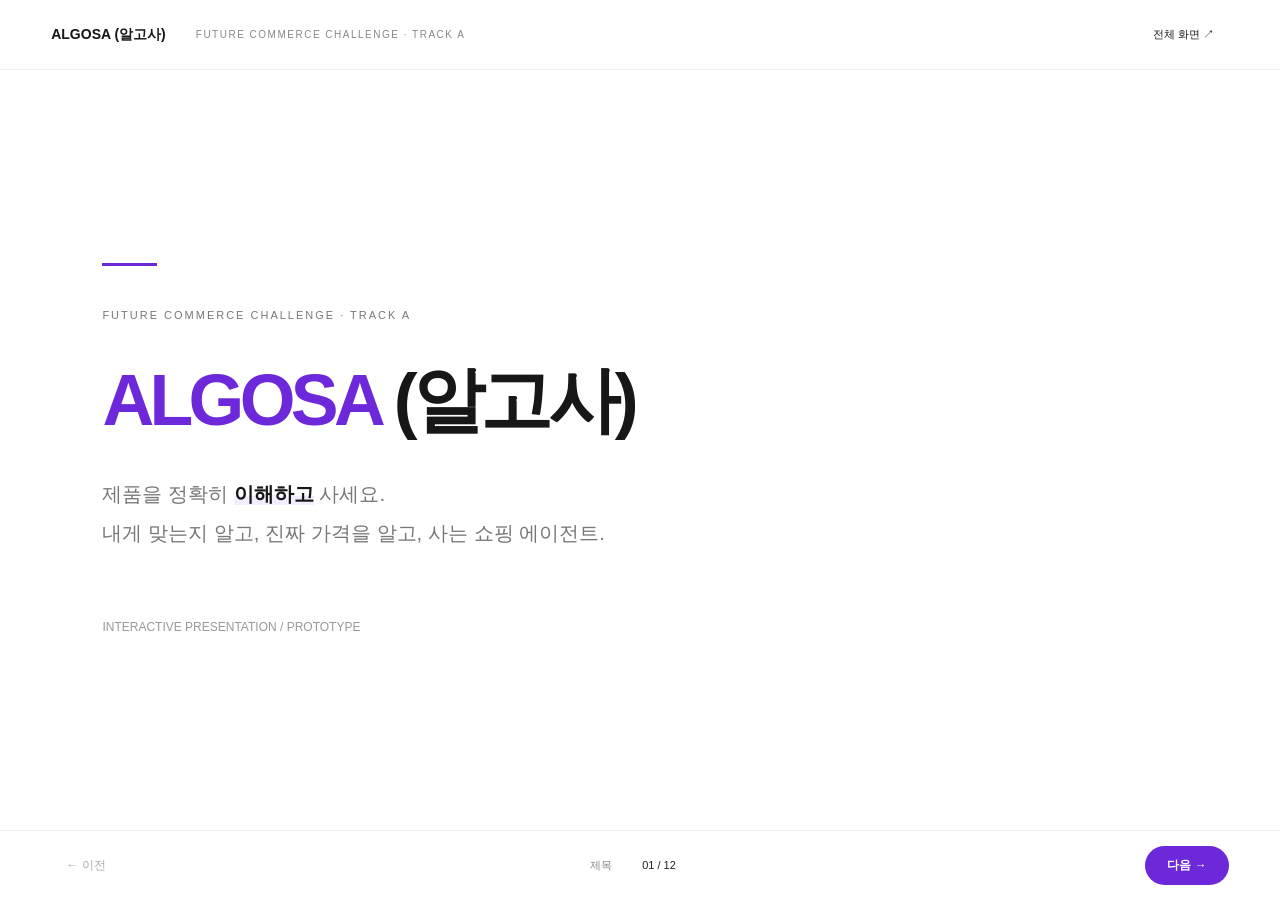
<file: index.html>
<!doctype html>
<html lang="ko"><head><meta charset="utf-8"><meta name="viewport" content="width=device-width,initial-scale=1"><title>ALGOSA (알고사)</title><link rel="stylesheet" href="prototype.css"></head><body>
<header><strong>ALGOSA (알고사)</strong><span id="mode-label">FUTURE COMMERCE CHALLENGE · TRACK A</span><button id="fullscreen">전체 화면 ↗</button></header>
<main id="presentation" tabindex="-1"></main>
<section id="demo" hidden aria-label="인터랙티브 쇼핑 프로토타입">
  <div class="demo-bar"><div><span class="eyebrow">LIVE PROTOTYPE</span><h1>내게 맞는지 알고, 진짜 가격을 알고 사요.</h1></div><div class="demo-tools"><span>흐름 시연 · 실제 검색 미연결</span><button id="previous-step" hidden>← 이전 단계</button><button id="reset">다시 시연</button></div></div>
  <div id="chat-screen"></div>
  <div id="viewport" hidden aria-label="현재 단계에 자동으로 맞춰지는 쇼핑 그래프"><div id="world"></div></div>
  <div class="canvas-caption"><span id="journey-status">원하는 사용 경험을 이야기해주세요.</span><span id="camera-hint" hidden>현재 단계와 선택지에 화면이 자동으로 맞춰집니다.</span></div>
</section>
<footer class="deck-nav"><button id="deck-back">← 이전</button><div><span id="page-label"></span><span id="page-count"></span></div><button id="deck-next">다음 →</button></footer><div id="announcement" class="sr-only" aria-live="polite"></div><script src="prototype.js"></script></body></html>
</file>
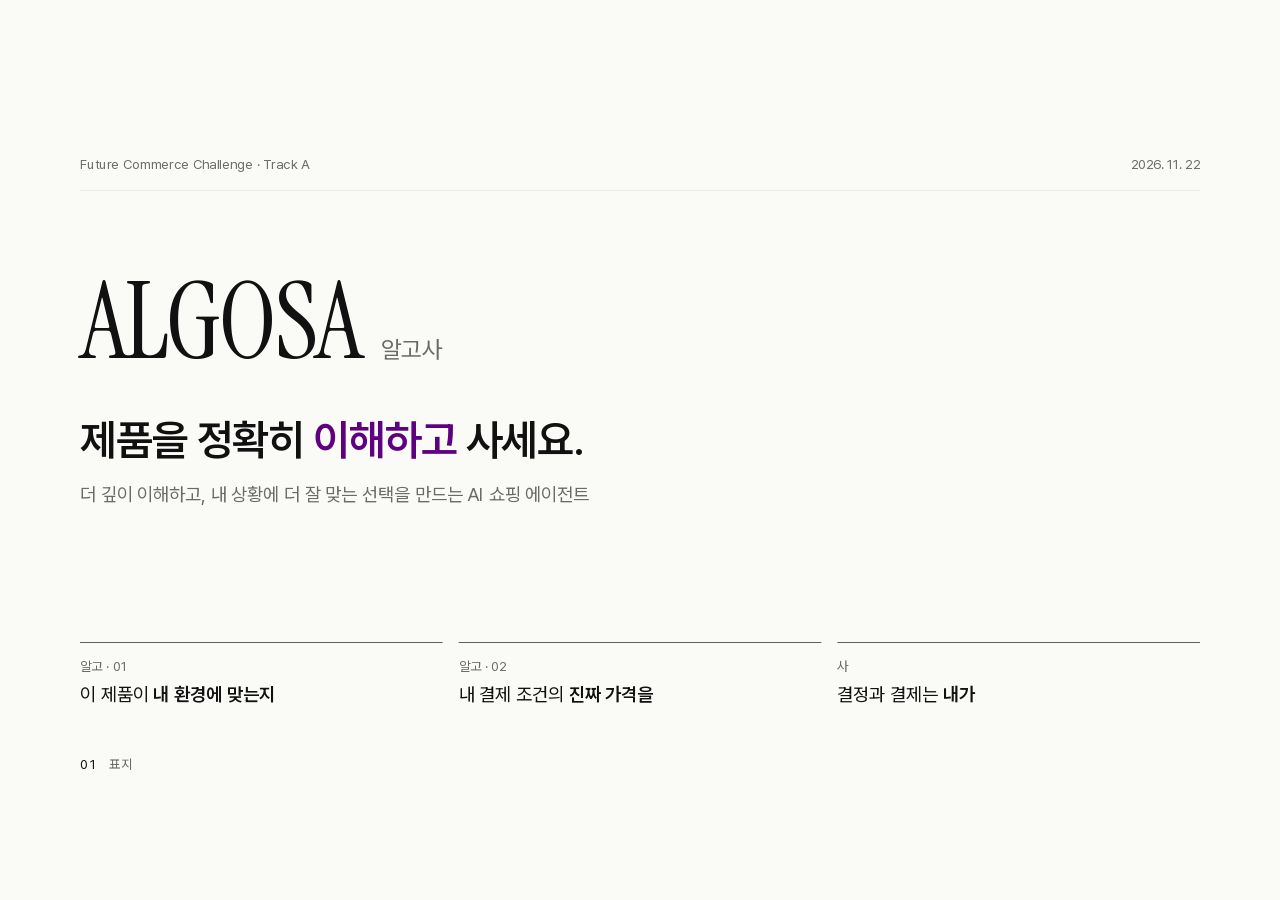
<file: deck/index.html>
<!DOCTYPE html>
<html lang="ko">
<head>
<meta charset="UTF-8">
<meta name="viewport" content="width=device-width, initial-scale=1.0">
<title>ALGOSA (알고사)</title>
<style>
/* ===========================================
   FONTS — loaded from ./fonts for offline use.
   If a file is missing, the stacks below fall back to system fonts.
   =========================================== */
@font-face {
  font-family: 'Pretendard Variable';
  src: url('fonts/PretendardVariable.woff2') format('woff2-variations');
  font-weight: 45 920;
  font-display: swap;
}
@font-face {
  font-family: 'Instrument Serif';
  src: url('fonts/InstrumentSerif-Regular.woff2') format('woff2');
  font-weight: 400;
  font-style: normal;
  font-display: swap;
}
@font-face {
  font-family: 'Instrument Serif';
  src: url('fonts/InstrumentSerif-Italic.woff2') format('woff2');
  font-weight: 400;
  font-style: italic;
  font-display: swap;
}

/* ===========================================
   THEME — Editorial Minimal
   Only these colors are allowed in the deck.
   =========================================== */
:root {
  --bg: #FAFAF7;
  --ink: #111111;
  --muted: #6B6B6B;
  --line: #E4E4DF;
  --accent: #5F0080;   /* emphasis, real savings — Kurly-style deep purple (user choice) */
  --warn: #C2410C;     /* hidden-cost data only */
  --dark-bg: #0F0F0F;  /* section divider slides only */

  --stage-bg: var(--bg);
  --slide-bg: var(--bg);

  --font-ko: 'Pretendard Variable', 'Pretendard', -apple-system, 'Apple SD Gothic Neo', 'Noto Sans KR', sans-serif;
  --font-serif: 'Instrument Serif', 'Times New Roman', Georgia, serif;

  /* Fixed type scale (px at 1920x1080) */
  --hero: 160px;
  --title: 64px;
  --subtitle: 36px;
  --body: 28px;
  --caption: 20px;

  /* Layout */
  --pad: 120px;
  --gutter: 24px;
}

* { margin: 0; padding: 0; box-sizing: border-box; }

/* ===========================================
   FIXED 16:9 STAGE — viewport-base.css (full)
   =========================================== */
html, body { width: 100%; height: 100%; margin: 0; overflow: hidden; background: var(--stage-bg, #000); }
.deck-viewport { position: fixed; inset: 0; overflow: hidden; background: var(--stage-bg, #000); }
.deck-stage { position: absolute; left: 0; top: 0; width: 1920px; height: 1080px; overflow: hidden; transform-origin: 0 0; background: var(--slide-bg, #fff); }
.slide { position: absolute; inset: 0; width: 1920px; height: 1080px; overflow: hidden; display: block; visibility: hidden; opacity: 0; pointer-events: none; background: var(--slide-bg, #fff); }
.slide.active, .slide.visible { visibility: visible; opacity: 1; pointer-events: auto; z-index: 1; }
img, video, canvas, svg { max-width: 100%; max-height: 100%; }
.deck-controls { position: fixed; left: 50%; bottom: 22px; transform: translateX(-50%); z-index: 1000; }
@media print {
  html, body { width: 1920px; height: auto; overflow: visible; background: #fff; }
  .deck-viewport { position: static; overflow: visible; background: #fff; }
  .deck-stage { position: static; width: auto; height: auto; transform: none !important; background: none; }
  .slide { position: relative; display: block !important; visibility: visible !important; opacity: 1 !important; pointer-events: auto !important; width: 1920px; height: 1080px; break-after: page; page-break-after: always; }
  .slide:last-child { break-after: auto; page-break-after: auto; }
  .deck-controls { display: none !important; }
  /* PDF: one 1920x1080 page per slide, all reveal elements shown */
  @page { size: 1920px 1080px; margin: 0; }
  .reveal { opacity: 1 !important; transform: none !important; }
  .edit-hotzone, .edit-toggle { display: none !important; }
  html, body, .slide { -webkit-print-color-adjust: exact; print-color-adjust: exact; background: var(--bg) !important; }
}
@media (prefers-reduced-motion: reduce) {
  *, *::before, *::after { animation-duration: 0.01ms !important; transition-duration: 0.2s !important; }
}

/* ===========================================
   BASE TYPOGRAPHY
   Two weights only: 400 and 600.
   =========================================== */
body { font-family: var(--font-ko); color: var(--ink); -webkit-font-smoothing: antialiased; }
.slide { font-family: var(--font-ko); color: var(--ink); font-weight: 400; word-break: keep-all; overflow-wrap: break-word; }
.num, .serif { font-family: var(--font-serif); font-variant-numeric: tabular-nums; font-weight: 400; }
.t-title { font-size: var(--title); font-weight: 600; letter-spacing: -0.02em; line-height: 1.25; }
.t-sub { font-size: var(--subtitle); font-weight: 600; letter-spacing: -0.02em; line-height: 1.35; }
.t-body { font-size: var(--body); line-height: 1.6; }
.t-cap { font-size: var(--caption); line-height: 1.5; color: var(--muted); }
.eyebrow { font-size: var(--caption); color: var(--muted); letter-spacing: 0.08em; text-transform: uppercase; }
.muted { color: var(--muted); }
.accent { color: var(--accent); }
b, strong { font-weight: 600; }

/* ===========================================
   SLIDE CHROME — page number + section name, bottom-left
   =========================================== */
.folio { position: absolute; left: var(--pad); bottom: 56px; display: flex; gap: 20px; font-size: var(--caption); color: var(--muted); font-variant-numeric: tabular-nums; }
.folio .n { color: var(--ink); }

/* ===========================================
   REVEAL — fade + 8px rise, 0.4s
   =========================================== */
.reveal { opacity: 0; transform: translateY(8px); transition: opacity .4s ease-out, transform .4s ease-out; }
.slide.visible .reveal { opacity: 1; transform: none; }
.slide.visible .reveal.d1 { transition-delay: .08s; }
.slide.visible .reveal.d2 { transition-delay: .16s; }
.slide.visible .reveal.d3 { transition-delay: .24s; }
.slide.visible .reveal.d4 { transition-delay: .32s; }

/* ===========================================
   SLIDE 01 — COVER
   =========================================== */
.cover-top { position: absolute; top: 96px; left: var(--pad); right: var(--pad); display: flex; justify-content: space-between; padding-bottom: 24px; border-bottom: 1px solid var(--line); }
.cover-main { position: absolute; left: var(--pad); top: 268px; width: 1680px; }
.wordmark { display: flex; align-items: baseline; gap: 28px; }
.wordmark .serif { font-size: var(--hero); line-height: 1; letter-spacing: -0.02em; }
.wordmark .ko { font-size: var(--subtitle); color: var(--muted); font-weight: 400; }
.cover-main .t-title { margin-top: 56px; }
.cover-main .t-body { margin-top: 20px; color: var(--muted); }
.cover-key { position: absolute; left: var(--pad); right: var(--pad); bottom: 150px; display: grid; grid-template-columns: repeat(12, 1fr); column-gap: var(--gutter); }
.cover-key .k { grid-column: span 4; border-top: 1px solid var(--ink); padding-top: 20px; }
.cover-key .k .t-cap { margin-bottom: 6px; }
.cover-key .k .serif { font-size: 36px; margin-right: 10px; }

/* ===========================================
   SLIDE 02 — CONCEPT (contrast)
   =========================================== */
.concept-head { position: absolute; left: var(--pad); top: 120px; width: 1680px; }
.concept-head .t-title { margin-top: 20px; }
.contrast { position: absolute; left: var(--pad); right: var(--pad); top: 430px; display: grid; grid-template-columns: repeat(12, 1fr); column-gap: var(--gutter); }
.contrast .col-a { grid-column: 1 / span 5; }
.contrast .col-b { grid-column: 7 / span 6; padding-left: 48px; border-left: 1px solid var(--line); margin-left: -48px; }
.contrast .t-sub { margin-top: 12px; }
.col-a .t-sub { color: var(--muted); }

/* Flow line: dots joined by 1px rules */
.flow { display: flex; align-items: flex-start; margin-top: 36px; }
.flow .node { display: flex; flex-direction: column; align-items: flex-start; gap: 12px; }
.flow .dot { width: 12px; height: 12px; border-radius: 50%; border: 1.5px solid var(--muted); background: var(--bg); }
.flow .lbl { font-size: var(--caption); color: var(--muted); white-space: nowrap; }
.flow .seg { height: 1px; background: var(--line); margin-top: 6px; }
.flow.on .dot { border-color: var(--ink); }
.flow.on .lbl { color: var(--ink); }
.flow.on .dot.key { background: var(--accent); border-color: var(--accent); }
.flow.on .lbl.key { color: var(--accent); font-weight: 600; }
.flow.on .seg { background: var(--ink); }

.points { margin-top: 40px; border-top: 1px solid var(--line); }
.points .row { display: grid; grid-template-columns: 64px 1fr; padding: 18px 0; border-bottom: 1px solid var(--line); }
.points .row .serif { font-size: 28px; color: var(--accent); line-height: 1.6; }
.col-a .t-body { margin-top: 40px; color: var(--muted); }

.concept-foot { position: absolute; left: var(--pad); right: var(--pad); bottom: 136px; padding-top: 24px; border-top: 1px solid var(--ink); }

/* ===========================================
   SHARED CONTENT LAYOUT (slides 03+)
   head = eyebrow + claim title; area = body; stmt = closing line
   =========================================== */
.head { position: absolute; left: var(--pad); top: 120px; width: 1680px; }
.head .t-title { margin-top: 20px; }
.area { position: absolute; left: var(--pad); right: var(--pad); top: 420px; }
.g12 { display: grid; grid-template-columns: repeat(12, 1fr); column-gap: var(--gutter); }
.stmt { position: absolute; left: var(--pad); right: var(--pad); bottom: 136px; padding-top: 24px; border-top: 1px solid var(--ink); }
.stmt .t-cap { margin-top: 6px; }
.warnc { color: var(--warn); }
.rule-top { border-top: 1px solid var(--ink); padding-top: 20px; }

/* Ruled rows: label | content */
.rows { border-top: 1px solid var(--line); }
.rows .r { display: grid; grid-template-columns: 220px 1fr; column-gap: 24px; padding: 18px 0; border-bottom: 1px solid var(--line); align-items: baseline; }
.rows .r .lab { font-size: var(--caption); color: var(--muted); }
.rows.wide .r { grid-template-columns: 260px 1fr; }

/* Hero numbers */
.hero-n { font-family: var(--font-serif); font-variant-numeric: tabular-nums; font-size: var(--hero); line-height: 1; letter-spacing: -0.02em; }
.hero-pair { display: flex; gap: 72px; }
.hero-pair .t-cap { margin-top: 8px; }

/* Node chain: dots on a continuous 1px rule (graph / map motif) */
.chain { display: grid; grid-auto-flow: column; grid-auto-columns: 1fr; column-gap: 0; }
.nd { position: relative; border-top: 1px solid var(--ink); padding: 26px 24px 0 0; }
.nd::before { content: ''; position: absolute; top: -7px; left: 0; width: 12px; height: 12px; border-radius: 50%; background: var(--bg); border: 1.5px solid var(--ink); }
.nd.on::before { background: var(--accent); border-color: var(--accent); }
.nd.on { border-top-color: var(--accent); }
.nd .no { font-family: var(--font-serif); font-size: 28px; color: var(--muted); line-height: 1.2; }
.nd.on .no { color: var(--accent); }
.nd .tt { font-size: 24px; font-weight: 600; line-height: 1.4; margin-top: 6px; }
.nd .ds { font-size: var(--caption); color: var(--muted); line-height: 1.5; margin-top: 8px; }
.chain.muted-line .nd { border-top-color: var(--line); }

/* Pinned condition (stays visible across nodes) */
.pin { display: inline-flex; align-items: baseline; gap: 20px; padding: 14px 24px; border: 1px solid var(--accent); }
.pin .lab { font-size: var(--caption); color: var(--accent); font-weight: 600; }
.pin .v { font-size: 24px; }

/* Data table: horizontal rules only, numbers right-aligned */
.tbl { width: 100%; border-collapse: collapse; }
.tbl th { font-size: var(--caption); color: var(--muted); font-weight: 400; text-align: left; padding: 0 0 14px; border-bottom: 1px solid var(--ink); }
.tbl td { font-size: var(--body); padding: 18px 0; border-bottom: 1px solid var(--line); }
.tbl .num-r { text-align: right; font-family: var(--font-serif); font-variant-numeric: tabular-nums; font-size: 36px; }
.tbl tr.key td { font-weight: 600; color: var(--accent); }

/* Framed screenshot (1px line, no shadow) */
.shot { border: 1px solid var(--line); display: block; width: 100%; }

/* Chat transcript mock (slide 05) */
.msg { padding: 22px 0; border-bottom: 1px solid var(--line); }
.msg:first-child { border-top: 1px solid var(--line); }
.msg .who { font-size: var(--caption); color: var(--muted); margin-bottom: 6px; }
.prod { margin-top: 16px; display: inline-flex; gap: 24px; align-items: baseline; padding: 14px 20px; border: 1px solid var(--line); font-size: 24px; }
.prod .t-cap { font-size: var(--caption); }

/* Text-wall schematic (slide 07, left) */
.wall { position: relative; padding-right: 40px; }
.wall i { display: block; height: 10px; background: var(--line); margin-bottom: 16px; }
.wall .sb { position: absolute; right: 0; top: 0; bottom: 0; width: 1px; background: var(--line); }
.wall .sb::after { content: ''; position: absolute; left: -2px; bottom: 0; width: 5px; height: 28px; background: var(--muted); }

/* Columns with top rules (no cards) */
.cols3 { display: grid; grid-template-columns: repeat(3, 1fr); column-gap: var(--gutter); }
.cols4 { display: grid; grid-template-columns: repeat(4, 1fr); column-gap: var(--gutter); }
.colr { border-top: 1px solid var(--ink); padding-top: 20px; }
.colr .t-cap { margin-bottom: 8px; }
.colr .t-body { font-size: 26px; }

/* Ladder (L0/L1/L2) */
.ladder .r { grid-template-columns: 120px 360px 1fr; }
.ladder .lv { font-family: var(--font-serif); font-size: 36px; }
.ladder .r.on .lv, .ladder .r.on .nm { color: var(--accent); }

/* Closing slide */
.closing { position: absolute; inset: 0; display: flex; flex-direction: column; align-items: center; justify-content: center; text-align: center; }
.closing .serif { font-size: var(--hero); line-height: 1; letter-spacing: -0.02em; margin-top: 40px; }
.closing .t-cap { margin-top: 48px; }

/* Sources slide */
.src { columns: 2; column-gap: 72px; }
.src li { list-style: none; font-size: var(--caption); line-height: 1.6; color: var(--ink); padding: 12px 0; border-bottom: 1px solid var(--line); break-inside: avoid; }
.src li span { color: var(--muted); }

/* ===========================================
   INLINE EDITING (press E) — no emoji, line icon only
   =========================================== */
.edit-hotzone { position: fixed; top: 0; left: 0; width: 80px; height: 80px; z-index: 10000; cursor: pointer; }
.edit-toggle { position: fixed; top: 20px; left: 20px; width: 40px; height: 40px; border: 1px solid var(--line); background: var(--bg); color: var(--ink); border-radius: 50%; display: grid; place-items: center; opacity: 0; pointer-events: none; transition: opacity .3s ease; z-index: 10001; cursor: pointer; }
.edit-toggle.show, .edit-toggle.active { opacity: 1; pointer-events: auto; }
.edit-toggle.active { border-color: var(--accent); color: var(--accent); }
body.editing [data-editable] { outline: 1px dashed var(--line); outline-offset: 6px; }
</style>
</head>
<body>
<div class="deck-viewport">
<main class="deck-stage" id="deckStage">

  <!-- =========================================
       01 — COVER: product name, promise, name key
       ========================================= -->
  <section class="slide" data-section="표지">
    <div class="cover-top t-cap reveal">
      <span data-editable>Future Commerce Challenge · Track A</span>
      <span data-editable>2026. 11. 22</span>
    </div>

    <div class="cover-main">
      <div class="wordmark reveal d1">
        <span class="serif">ALGOSA</span><span class="ko">알고사</span>
      </div>
      <h1 class="t-title reveal d2" data-editable>제품을 정확히 <span class="accent">이해하고</span> 사세요.</h1>
      <p class="t-body reveal d3" data-editable>더 깊이 이해하고, 내 상황에 더 잘 맞는 선택을 만드는 AI 쇼핑 에이전트</p>
    </div>

    <div class="cover-key reveal d4">
      <div class="k">
        <div class="t-cap">알고 · 01</div>
        <div class="t-body" data-editable>이 제품이 <b>내 환경에 맞는지</b></div>
      </div>
      <div class="k">
        <div class="t-cap">알고 · 02</div>
        <div class="t-body" data-editable>내 결제 조건의 <b>진짜 가격을</b></div>
      </div>
      <div class="k">
        <div class="t-cap">사</div>
        <div class="t-body" data-editable>결정과 결제는 <b>내가</b></div>
      </div>
    </div>

    <div class="folio"><span class="n">01</span><span>표지</span></div>
  </section>

  <!-- =========================================
       02 — CONCEPT: one-click agent vs ALGOSA
       ========================================= -->
  <section class="slide" data-section="컨셉">
    <div class="concept-head">
      <div class="eyebrow reveal">Our concept</div>
      <h2 class="t-title reveal d1" data-editable>빠르고 단순한 구매를 넘어,<br>나에게 <span class="accent">더 맞고, 더 디테일한</span> 쇼핑.</h2>
    </div>

    <div class="contrast">
      <div class="col-a reveal d2">
        <div class="t-cap">흔한 에이전트 쇼핑</div>
        <div class="t-sub" data-editable>딸깍, 대신 골라 사줍니다.</div>
        <div class="flow">
          <div class="node"><span class="dot"></span><span class="lbl">요청</span></div>
          <span class="seg" style="width:150px"></span>
          <div class="node"><span class="dot"></span><span class="lbl">추천</span></div>
          <span class="seg" style="width:150px"></span>
          <div class="node"><span class="dot"></span><span class="lbl">결제</span></div>
        </div>
        <p class="t-body" data-editable>빠르지만, 왜 이 제품인지는<br>사용자가 알 수 없습니다.</p>
      </div>

      <div class="col-b reveal d3">
        <div class="t-cap accent">ALGOSA</div>
        <div class="t-sub" data-editable>알고, 고르게 돕습니다.</div>
        <div class="flow on">
          <div class="node"><span class="dot"></span><span class="lbl">요청</span></div>
          <span class="seg" style="width:120px"></span>
          <div class="node"><span class="dot key"></span><span class="lbl key">이해</span></div>
          <span class="seg" style="width:120px"></span>
          <div class="node"><span class="dot key"></span><span class="lbl key">비교</span></div>
          <span class="seg" style="width:120px"></span>
          <div class="node"><span class="dot"></span><span class="lbl">내가 결정</span></div>
        </div>
        <div class="points">
          <div class="row"><span class="serif">01</span><span class="t-body" data-editable><b>정밀한 분석</b> &nbsp;사용 환경, 선택 후의 결과, 배송·AS, 결제 혜택까지</span></div>
          <div class="row"><span class="serif">02</span><span class="t-body" data-editable><b>사용자의 이해</b> &nbsp;차이를 이해한 상태에서, 내 기준으로 결정</span></div>
        </div>
      </div>
    </div>

    <div class="concept-foot reveal d4">
      <p class="t-body" data-editable>목표는 더 빨리 사는 것이 아니라, <b class="accent">산 뒤에도 만족하는 선택</b>입니다.</p>
    </div>

    <div class="folio"><span class="n">02</span><span>컨셉</span></div>
  </section>

  <!-- =========================================
       03 — EXAMPLE: teammate's real desk (index.html "예시")
       ========================================= -->
  <section class="slide" data-section="예시">
    <div class="head">
      <div class="eyebrow reveal">Example</div>
      <h2 class="t-title reveal d1" data-editable>예시: 컴퓨터 두 대와 모니터 하나,<br>배경지식은 없습니다.</h2>
    </div>
    <div class="area g12">
      <div class="reveal d2" style="grid-column: 1 / span 5;">
        <p class="t-sub" data-editable>“두 대의 컴퓨터를 하나의 모니터에서 전환하면서 사용하고 싶어요.”</p>
        <p class="t-cap" style="margin-top:20px" data-editable>팀원의 실제 KVM 구매 사례 · 2026. 11. 09</p>
      </div>
      <div class="rows reveal d3" style="grid-column: 7 / span 6;">
        <div class="r"><span class="lab">노트북</span><span class="t-body" data-editable>맥북 프로 16 (2019) · 썬더볼트 3 ×4</span></div>
        <div class="r"><span class="lab">데스크톱</span><span class="t-body" data-editable>Windows · 지금은 HDMI로 59.95Hz</span></div>
        <div class="r"><span class="lab">모니터</span><span class="t-body" data-editable>삼성 27″ QHD · 최대 75Hz<br>HDMI 1.4 ×2 · DP 1.2 ×1</span></div>
        <div class="r"><span class="lab">입력장치</span><span class="t-body" data-editable>유선 키보드 · 마우스</span></div>
      </div>
    </div>
    <div class="stmt reveal d4"><p class="t-body muted" data-editable>무엇을 사야 하고, 어떻게 연결해야 할까요?</p></div>
    <div class="folio"><span class="n">03</span><span>예시</span></div>
  </section>

  <!-- =========================================
       04 — WHY UNDERSTANDING 1: what an agent cannot know without asking
       ========================================= -->
  <section class="slide" data-section="문제">
    <div class="head">
      <div class="eyebrow reveal">Why understanding · 01</div>
      <h2 class="t-title reveal d1" data-editable>아무리 뛰어난 에이전트도,<br><span class="accent">묻지 않으면</span> 알 수 없는 것이 있습니다.</h2>
    </div>
    <div class="area g12">
      <div class="reveal d2" style="grid-column: 1 / span 6;">
        <div class="t-cap" style="margin-bottom:12px">사용자의 상황</div>
        <div class="rows">
          <div class="r"><span class="lab">기기 단자</span><span class="t-body" data-editable>USB-C? HDMI? DisplayPort?</span></div>
          <div class="r"><span class="lab">모니터</span><span class="t-body" data-editable>해상도와 주사율, 지금 쓰는 케이블</span></div>
          <div class="r"><span class="lab">사용 환경</span><span class="t-body" data-editable>입력장치, 책상 배치, 전환 빈도</span></div>
        </div>
      </div>
      <div class="reveal d3" style="grid-column: 8 / span 5;">
        <div class="t-cap" style="margin-bottom:12px">사용자가 우선하는 가치</div>
        <div class="rows">
          <div class="r" style="grid-template-columns: 80px 1fr"><span class="lab">A</span><span class="t-body" data-editable>AS → 품질 → 가격</span></div>
          <div class="r" style="grid-template-columns: 80px 1fr"><span class="lab">B</span><span class="t-body" data-editable>가격 → 품질 → AS</span></div>
        </div>
        <p class="t-cap" style="margin-top:16px" data-editable>기준이 다르면, 맞는 제품도 달라집니다.</p>
      </div>
    </div>
    <div class="stmt reveal d4">
      <p class="t-body" data-editable>이 정보는 검색으로 찾을 수 없습니다. <b>사용자에게 물어야만</b> 알 수 있습니다.</p>
      <p class="t-cap" data-editable>실제로 AI는 팀원의 모니터 사양을 받고 나서야 ‘75Hz는 DP로만 나온다’를 알려줬습니다.</p>
    </div>
    <div class="folio"><span class="n">04</span><span>문제</span></div>
  </section>

  <!-- =========================================
       05 — WHY UNDERSTANDING 2: a conclusion without grounds
       ========================================= -->
  <section class="slide" data-section="문제">
    <div class="head">
      <div class="eyebrow reveal">Why understanding · 02</div>
      <h2 class="t-title reveal d1" data-editable>결론만 받으면,<br>내 상황에 맞는지 판단할 수 없습니다.</h2>
    </div>
    <div class="area g12">
      <div class="reveal d2" style="grid-column: 1 / span 6;">
        <div class="msg"><div class="who">나</div><div class="t-body" data-editable>두 대의 컴퓨터를 하나의 모니터에서 전환하면서 쓰고 싶어요.</div></div>
        <div class="msg">
          <div class="who">AI 쇼핑 에이전트</div>
          <div class="t-body" data-editable>바로 KVM 구매하시면 됩니다.</div>
          <div class="prod"><span>2포트 KVM 스위치</span><span class="t-cap">추천 상품 · 바로 구매 →</span></div>
        </div>
      </div>
      <div class="reveal d3" style="grid-column: 8 / span 5;">
        <div class="t-cap" style="margin-bottom:12px">사용자에게 남는 질문</div>
        <div class="rows">
          <div class="r" style="grid-template-columns: 1fr"><span class="t-body" data-editable>내 맥북에 그대로 연결될까?</span></div>
          <div class="r" style="grid-template-columns: 1fr"><span class="t-body" data-editable>몇 개를 비교하고 고른 걸까?</span></div>
          <div class="r" style="grid-template-columns: 1fr"><span class="t-body" data-editable>이 가격이 실제로 내가 내는 금액일까?</span></div>
        </div>
      </div>
    </div>
    <div class="stmt reveal d4"><p class="t-body" data-editable>답은 있지만 근거는 보이지 않습니다. <b>얼마나 분석했는지, 내게 맞는 판단인지</b> 알 수 없습니다.</p></div>
    <div class="folio"><span class="n">05</span><span>문제</span></div>
  </section>

  <!-- =========================================
       06 — WHY UNDERSTANDING 3: long chats leak understanding (real record)
       ========================================= -->
  <section class="slide" data-section="문제">
    <div class="head">
      <div class="eyebrow reveal">Why understanding · 03</div>
      <h2 class="t-title reveal d1" data-editable>그렇다고 길게 물으면,<br>이해가 새어 나갑니다.</h2>
    </div>
    <div class="area g12" style="top:410px">
      <div class="reveal d2" style="grid-column: 1 / span 4;">
        <div class="hero-pair">
          <div><div class="hero-n">25</div><div class="t-cap">번의 질문</div></div>
          <div><div class="hero-n">5</div><div class="t-cap">번 바뀐 선택</div></div>
        </div>
        <p class="t-cap" style="margin-top:28px" data-editable>선택기 → KVM → DP KVM →<br>NEXT-8002 → UGREEN 25962 → 55851</p>
      </div>
      <div class="rows reveal d3" style="grid-column: 6 / span 7;">
        <div class="r" style="grid-template-columns: 160px 1fr"><span class="lab">흘러간다</span><span class="t-body" data-editable>‘75Hz는 DP로만’을 여러 단계에서 다시 확인</span></div>
        <div class="r" style="grid-template-columns: 160px 1fr"><span class="lab">훑는다</span><span class="t-body" data-editable>“연결을 그림으로 보여 줘” — 텍스트로는 부족</span></div>
        <div class="r" style="grid-template-columns: 160px 1fr"><span class="lab">남지 않는다</span><span class="t-body" data-editable>AI가 ‘일부만 봤다’고 인정, 앞서 말한 가격 정정</span></div>
      </div>
    </div>
    <div class="stmt reveal d4">
      <p class="t-body" data-editable>결국 가격도 몰랐습니다. 알리 ‘신규 회원가’ 63,648원 → 내 결제창에선 <b class="warnc">73,712원 (+10,064)</b>, 케이블·어댑터 4개 별도</p>
      <p class="t-cap" data-editable>팀원의 실제 AI 채팅 기록(재구성) · 텍스트는 F자로 훑어 읽힌다(NN/g 시선 추적 연구)</p>
    </div>
    <div class="folio"><span class="n">06</span><span>문제</span></div>
  </section>

  <!-- =========================================
       07 — SOLUTION: map instead of chat
       ========================================= -->
  <section class="slide" data-section="솔루션">
    <div class="head">
      <div class="eyebrow reveal">Solution</div>
      <h2 class="t-title reveal d1" data-editable>대화 대신 지도.<br>대화는 흘러가도, <span class="accent">이해는 남도록</span>.</h2>
    </div>
    <div class="area g12" style="top:400px">
      <div class="reveal d2" style="grid-column: 1 / span 4;">
        <div class="t-cap" style="margin-bottom:20px">채팅: 쌓이고, 밀려 올라간다</div>
        <div class="wall">
          <i style="width:92%"></i><i style="width:78%"></i><i style="width:88%"></i><i style="width:60%"></i>
          <i style="width:95%"></i><i style="width:70%"></i><i style="width:84%"></i><i style="width:52%"></i>
          <span class="sb"></span>
        </div>
      </div>
      <div class="reveal d3" style="grid-column: 6 / span 7;">
        <div class="t-cap" style="margin-bottom:20px">ALGOSA: 단계마다 노드로 남는다</div>
        <div class="chain">
          <div class="nd"><div class="tt">요청</div></div>
          <div class="nd"><div class="tt">해결책</div></div>
          <div class="nd on"><div class="tt">이해</div></div>
          <div class="nd on"><div class="tt">내 조건</div></div>
          <div class="nd"><div class="tt">후보</div></div>
          <div class="nd"><div class="tt">가격</div></div>
        </div>
        <div class="pin" style="margin-top:28px"><span class="lab">계속 보이는 내 조건</span><span class="v">모니터 DP 1.2 · 75Hz는 DP로만</span></div>
      </div>
    </div>
    <div class="area cols3 reveal d4" style="top:730px">
      <div class="colr"><div class="t-cap">흘러간다 →</div><div class="t-body" data-editable><b>남긴다</b> 지난 단계도 노드로 제자리에</div></div>
      <div class="colr"><div class="t-cap">훑는다 →</div><div class="t-body" data-editable><b>도식으로 본다</b> 구성도·순서·가격 막대</div></div>
      <div class="colr"><div class="t-cap">남지 않는다 →</div><div class="t-body" data-editable><b>설명할 수 있다</b> 유지·제외 이유와 근거</div></div>
    </div>
    <div class="folio"><span class="n">07</span><span>솔루션</span></div>
  </section>

  <!-- =========================================
       08 — PROTOTYPE 1: understanding map (index.html flow)
       ========================================= -->
  <section class="slide" data-section="프로토타입">
    <div class="head">
      <div class="eyebrow reveal">Prototype · 01 이해 지도</div>
      <h2 class="t-title reveal d1" data-editable>질문도 답도 노드 안에서,<br>내 조건은 계속 보입니다.</h2>
    </div>
    <div class="area" style="top:420px">
      <div class="pin reveal d2"><span class="lab">내 조건</span><span class="v" data-editable>맥북 + Windows · 모니터 DP 1.2 / 75Hz · 우선순위 AS → 품질 → 가격</span></div>
      <div class="chain reveal d3" style="margin-top:64px">
        <div class="nd"><div class="no">01</div><div class="tt">사용자의 질문</div><div class="ds">원하는 사용 경험부터</div></div>
        <div class="nd"><div class="no">02</div><div class="tt">해결책</div><div class="ds">선택기? KVM? 프로그램?</div></div>
        <div class="nd on"><div class="no">03</div><div class="tt">KVM에 대한 이해</div><div class="ds">개념 도식, 확인할 단자·주사율</div></div>
        <div class="nd"><div class="no">04</div><div class="tt">사용자에게 질문</div><div class="ds">내 장비, 우선순위 정렬</div></div>
        <div class="nd"><div class="no">05</div><div class="tt">제품 탐색</div><div class="ds">후보별 분기, 유지·제외 이유</div></div>
        <div class="nd"><div class="no">06</div><div class="tt">구매 경로와 가격</div><div class="ds">판매처별 진짜 가격</div></div>
      </div>
    </div>
    <div class="stmt reveal d4">
      <p class="t-body" data-editable>몰랐던 조건 하나가 선택을 바꿉니다: <b>HDMI 선택기 → DP KVM</b></p>
      <p class="t-cap" data-editable>흐름 시연 프로토타입(index.html) · 실제 AI 검색은 연결 전</p>
    </div>
    <div class="folio"><span class="n">08</span><span>프로토타입</span></div>
  </section>

  <!-- =========================================
       09 — PROTOTYPE 2: decision board (UGREEN 55851)
       ========================================= -->
  <section class="slide" data-section="프로토타입">
    <div class="head">
      <div class="eyebrow reveal">Prototype · 02 결정 보드</div>
      <h2 class="t-title reveal d1" data-editable>가격도 구조로 이해합니다.<br>기준마다 <span class="accent">1위가 바뀝니다</span>.</h2>
    </div>
    <div class="area g12" style="top:400px">
      <div class="reveal d2" style="grid-column: 1 / span 5;">
        <table class="tbl">
          <thead><tr><th>기준</th><th>1위</th><th style="text-align:right">금액(원)</th></tr></thead>
          <tbody>
            <tr><td>표시가</td><td>알리</td><td class="num-r">63,648</td></tr>
            <tr><td>결제할 때</td><td>쿠팡</td><td class="num-r">71,900</td></tr>
            <tr class="key"><td>청구 후 실제 부담</td><td>네이버</td><td class="num-r">69,350</td></tr>
          </tbody>
        </table>
        <p class="t-cap" style="margin-top:20px" data-editable>알리는 ‘신규 회원가’가 빠져 73,712원으로 4위.<br>에이전트는 결제 버튼 직전에서 멈추고, 결제는 내가.</p>
      </div>
      <div class="reveal d3" style="grid-column: 6 / span 7;">
        <img class="shot" src="assets/board-stage3.png" alt="UGREEN 55851 결정 보드: 청구 후 실제 부담 기준 순위">
      </div>
    </div>
    <div class="folio"><span class="n">09</span><span>프로토타입 · 시연 예시 (알리 가격 2건만 실제 기록)</span></div>
  </section>

  <!-- =========================================
       10 — EXPANSION: same map, different product (jeans)
       ========================================= -->
  <section class="slide" data-section="확장">
    <div class="head">
      <div class="eyebrow reveal">Beyond KVM</div>
      <h2 class="t-title reveal d1" data-editable>같은 지도, 다른 상품.<br>패알못의 청바지도 <span class="accent">알고</span> 삽니다.</h2>
    </div>
    <div class="area" style="top:430px">
      <div class="g12 reveal d2" style="align-items:start">
        <div class="t-cap" style="grid-column: 1 / span 2; padding-top:20px">KVM</div>
        <div class="chain muted-line" style="grid-column: 3 / span 10;">
          <div class="nd"><div class="tt" style="font-weight:400">목표</div></div>
          <div class="nd"><div class="tt" style="font-weight:400">연결 방식 이해</div></div>
          <div class="nd"><div class="tt" style="font-weight:400">내 기기·모니터</div></div>
          <div class="nd"><div class="tt" style="font-weight:400">후보 비교</div></div>
          <div class="nd"><div class="tt" style="font-weight:400">케이블까지 진짜 가격</div></div>
        </div>
      </div>
      <div class="g12 reveal d3" style="align-items:start; margin-top:72px">
        <div class="t-cap accent" style="grid-column: 1 / span 2; padding-top:20px; font-weight:600">청바지</div>
        <div class="chain" style="grid-column: 3 / span 10;">
          <div class="nd on"><div class="tt">유행·커뮤니티 평가</div></div>
          <div class="nd on"><div class="tt">핏·라이즈·워싱 이해</div><div class="ds">생지·중청·연청·흑청, 물빠짐</div></div>
          <div class="nd on"><div class="tt">내 체형·가진 옷</div></div>
          <div class="nd on"><div class="tt">사이즈 팁·실측 비교</div><div class="ds">잘 맞는 청바지 실측과 대조</div></div>
          <div class="nd on"><div class="tt">반품비까지 진짜 가격</div></div>
        </div>
      </div>
    </div>
    <div class="stmt reveal d4">
      <p class="t-body" data-editable>연결 구성도 자리에 실측 비교 도식이 들어갈 뿐, <b>지도의 문법은 같습니다.</b> 화분 · 숙소도 마찬가지.</p>
      <p class="t-cap" data-editable>개념 예시 · 커뮤니티 리서치의 ‘사이즈 실패’ 불편 33건</p>
    </div>
    <div class="folio"><span class="n">10</span><span>확장</span></div>
  </section>

  <!-- =========================================
       11 — TECHNOLOGY: ask, structure, see
       ========================================= -->
  <section class="slide" data-section="기술">
    <div class="head">
      <div class="eyebrow reveal">Why an agent</div>
      <h2 class="t-title reveal d1" data-editable>에이전트는 묻고, <span class="accent">구조화하고</span>,<br>직접 봅니다.</h2>
    </div>
    <div class="area reveal d2" style="top:420px">
      <div class="rows wide">
        <div class="r" style="grid-template-columns: 260px 1fr 560px"><span class="t-sub">묻는다</span><span class="t-body" data-editable>답에 따라 다음 질문을 고르고, 모르는 기준을 짚는다</span><span class="t-cap" data-editable>적응형 질문 · LLM</span></div>
        <div class="r" style="grid-template-columns: 260px 1fr 560px"><span class="t-sub accent">구조화한다</span><span class="t-body" data-editable><b>대화와 조사를 노드·도식·비교표로 바꾼다</b></span><span class="t-cap accent" data-editable>핵심 기술 · 구조화 출력 → 선언형 컴포넌트 (A2UI 착안)</span></div>
        <div class="r" style="grid-template-columns: 260px 1fr 560px"><span class="t-sub">직접 본다</span><span class="t-body" data-editable>내 로그인 결제창의 개인가를 읽는다</span><span class="t-cap" data-editable>화면 에이전트 · computer-use × iPhone Mirroring</span></div>
      </div>
    </div>
    <div class="stmt reveal d3" style="border-top-color: var(--line)">
      <p class="t-cap" data-editable><b style="color:var(--ink)">오늘</b> &nbsp;결정론적 가격 계산 · 온디바이스 개인정보 가림 · 모델코드 상품 매칭 &nbsp;&nbsp;&nbsp; <b style="color:var(--ink)">로드맵</b> &nbsp;Minds 기억·감시 · AIR 위임 증명 · UCP · AP2 v0.2</p>
    </div>
    <div class="folio"><span class="n">11</span><span>기술</span></div>
  </section>

  <!-- =========================================
       12 — TRUST: user · AI · commerce · payment (4-step structure)
       ========================================= -->
  <section class="slide" data-section="신뢰">
    <div class="head">
      <div class="eyebrow reveal">Trust · 사용자 · AI · 상품 · 결제</div>
      <h2 class="t-title reveal d1" data-editable>이해는 로그인 없이,<br>결제는 <span class="accent">내가</span> 합니다.</h2>
    </div>
    <div class="area cols4 reveal d2" style="top:410px">
      <div class="colr"><div class="t-cap">01 신원·권한</div><div class="t-body" data-editable>내 기기·내 로그인 세션. 권한 카드로 열 앱을 고른다</div></div>
      <div class="colr"><div class="t-cap">02 AI 에이전트</div><div class="t-body" data-editable>이해 지도를 만들고, 결제창 금액을 읽는다</div></div>
      <div class="colr"><div class="t-cap">03 커머스</div><div class="t-body" data-editable>바로구매로 결제창까지. 주문은 만들지 않는다</div></div>
      <div class="colr"><div class="t-cap">04 결제</div><div class="t-body" data-editable><b class="accent">결제 버튼 직전 멈춤</b>, 본인이 직접 결제</div></div>
    </div>
    <div class="area rows ladder reveal d3" style="top:650px">
      <div class="r"><span class="lv">L0</span><span class="t-body nm">조사만</span><span class="t-cap" data-editable>로그인 없이 이해 지도까지 — 첫 사용</span></div>
      <div class="r on"><span class="lv">L1</span><span class="t-body nm"><b>결제창까지 (기본값)</b></span><span class="t-cap" data-editable>권한 카드로 허락한 앱만, 결제 직전 멈춤</span></div>
      <div class="r"><span class="lv">L2</span><span class="t-body nm">조건부 자동결제</span><span class="t-cap" data-editable>로드맵 · AIR 범위 권한 안에서만</span></div>
    </div>
    <div class="folio"><span class="n">12</span><span>신뢰 · 43%가 모든 구매를 직접 승인하길 원함 (Riskified, 5개국 n=5,100)</span></div>
  </section>

  <!-- =========================================
       13 — EXPECTED IMPACT
       ========================================= -->
  <section class="slide" data-section="기대효과">
    <div class="head">
      <div class="eyebrow reveal">Impact</div>
      <h2 class="t-title reveal d1" data-editable>이해하고 고른 선택이,<br><span class="accent">산 뒤의 만족</span>으로 이어지도록.</h2>
    </div>
    <div class="area cols3 reveal d2" style="top:420px">
      <div class="colr"><div class="t-cap">사용자</div><div class="t-body" data-editable>조건을 다시 찾지 않고, 고른 이유를 설명할 수 있다. 오구매와 숨은 비용을 사기 전에 본다</div></div>
      <div class="colr"><div class="t-cap">판매자</div><div class="t-body" data-editable>호환성을 사기 전에 확인하니 오구매와 반품이 줄어든다</div></div>
      <div class="colr"><div class="t-cap">다시 찾는 이유</div><div class="t-body" data-editable>내 책상 지도가 남는다. 모니터·허브를 살 때 이어 붙이고, 링크로 공유한다</div></div>
    </div>
    <div class="stmt reveal d3" style="border-top-color: var(--line)">
      <p class="t-cap" data-editable><b style="color:var(--ink)">측정 계획 (아직 측정 전)</b> &nbsp;고른 이유 설명 가능 여부 · 몰랐던 조건 발견 수 · 표시가 대비 실제 총비용 차이 · 구매 후 만족·반품</p>
    </div>
    <div class="folio"><span class="n">13</span><span>기대효과</span></div>
  </section>

  <!-- =========================================
       14 — CLOSING (centered)
       ========================================= -->
  <section class="slide" data-section="클로징">
    <div class="closing">
      <h2 class="t-title reveal" data-editable>딸깍 대신, <span class="accent">알고</span> 사세요.</h2>
      <div class="serif reveal d1">ALGOSA</div>
      <p class="t-cap reveal d2" data-editable>제품을 정확히 이해하고 사는 쇼핑 · github.com/9saenghwalgwan/future-commerce-challenge</p>
    </div>
    <div class="folio"><span class="n">14</span><span>클로징</span></div>
  </section>

  <!-- =========================================
       15 — SOURCES
       ========================================= -->
  <section class="slide" data-section="출처">
    <div class="head">
      <div class="eyebrow reveal">Sources</div>
      <h2 class="t-title reveal d1">출처와 데이터 표기</h2>
    </div>
    <ul class="area src reveal d2" style="top:340px">
      <li>팀원 KVM 구매 검토 기록 <span>· 2026-11-09 AI 채팅을 재구성, 질문 순서는 일부 다를 수 있음</span></li>
      <li>팀 리서치: 국내 커뮤니티·Hacker News 쇼핑 글 2,551건 분석 <span>· 국내 쇼핑 불편 관련 1,013건, ‘사이즈 실패’ 33건 (2026-11-19)</span></li>
      <li>NN/g, F-Shaped Pattern For Reading Web Content <span>· 2006 원 연구, 2017 재확인</span></li>
      <li>IAB × Talk Shoppe, AI 쇼핑 이용자 조사 <span>· 미국 n=600, 95%가 판매처에서 추가 확인</span></li>
      <li>Riskified, 에이전트 커머스 소비자 조사 <span>· 5개국 n=5,100, 2026.9</span></li>
      <li>디시인사이드 PC 갤러리 <span>· “챗GPT 추천대로 살려고하는데 요거 좀 믿을만 할까요?”</span></li>
      <li>UCP · ACP · AP2 v0.2 공개 스펙 <span>· 표준 로드맵과 결제 위임 단계 근거</span></li>
      <li>결정 보드 시연 데이터 <span>· 알리 63,648원·73,712원만 실제 기록, 나머지 가격·쿠폰·카드 조건은 예시</span></li>
      <li>프로토타입 <span>· index.html(이해 지도 흐름 시연), prototype/price-compare-kvm.html(결정 보드). 실제 AI 검색·결제는 미연결</span></li>
    </ul>
    <div class="folio"><span class="n">15</span><span>출처</span></div>
  </section>

</main>
</div>

<div class="edit-hotzone" aria-hidden="true"></div>
<button class="edit-toggle" id="editToggle" title="편집 모드 (E)" aria-label="편집 모드">
  <svg width="18" height="18" viewBox="0 0 24 24" fill="none" stroke="currentColor" stroke-width="1.5" stroke-linecap="round" stroke-linejoin="round"><path d="M4 20h4L19 9l-4-4L4 16v4z"/><path d="M14 6l4 4"/></svg>
</button>

<script>
/* ===========================================
   SLIDE PRESENTATION CONTROLLER
   Arrows / Space / PageUp-Down / wheel / swipe.
   ?slide=N opens slide N (1-based) — used for PNG rendering.
   =========================================== */
class SlidePresentation {
  constructor() {
    this.slides = document.querySelectorAll('.slide');
    this.stage = document.getElementById('deckStage');
    this.current = 0;
    this.lock = false;
    this.setupStageScale();
    this.setupKeyboardNav();
    this.setupWheelNav();
    this.setupTouchNav();
    const start = parseInt(new URLSearchParams(location.search).get('slide') || '1', 10) - 1;
    this.show(isNaN(start) ? 0 : start);
  }
  setupStageScale() {
    // ?render=1 pins the stage at 1:1 so headless captures are exactly 1920x1080
    if (new URLSearchParams(location.search).get('render')) { this.stage.style.transform = 'none'; return; }
    const scale = () => {
      const f = Math.min(innerWidth / 1920, innerHeight / 1080);
      const x = (innerWidth - 1920 * f) / 2, y = (innerHeight - 1080 * f) / 2;
      this.stage.style.transform = `translate(${x}px, ${y}px) scale(${f})`;
    };
    scale();
    addEventListener('resize', scale);
  }
  setupKeyboardNav() {
    document.addEventListener('keydown', e => {
      if (document.body.classList.contains('editing')) return;
      if (['ArrowRight', 'ArrowDown', ' ', 'PageDown'].includes(e.key)) { e.preventDefault(); this.show(this.current + 1); }
      if (['ArrowLeft', 'ArrowUp', 'PageUp'].includes(e.key)) { e.preventDefault(); this.show(this.current - 1); }
      if (e.key === 'Home') this.show(0);
      if (e.key === 'End') this.show(this.slides.length - 1);
    });
  }
  setupWheelNav() {
    addEventListener('wheel', e => {
      if (this.lock || Math.abs(e.deltaY) < 20) return;
      this.lock = true; setTimeout(() => this.lock = false, 600);
      this.show(this.current + (e.deltaY > 0 ? 1 : -1));
    }, { passive: true });
  }
  setupTouchNav() {
    let x0 = null;
    addEventListener('touchstart', e => { x0 = e.touches[0].clientX; }, { passive: true });
    addEventListener('touchend', e => {
      if (x0 === null) return;
      const dx = e.changedTouches[0].clientX - x0;
      if (Math.abs(dx) > 50) this.show(this.current + (dx < 0 ? 1 : -1));
      x0 = null;
    });
  }
  show(i) {
    this.current = Math.max(0, Math.min(i, this.slides.length - 1));
    this.slides.forEach((s, k) => {
      s.classList.toggle('active', k === this.current);
      s.classList.toggle('visible', k === this.current);
    });
  }
}
new SlidePresentation();

/* ===========================================
   INLINE EDITING — E key or top-left hotzone.
   Edits persist in localStorage (per element index).
   =========================================== */
const editor = {
  isActive: false,
  els: [...document.querySelectorAll('[data-editable]')],
  key: 'algosa-deck-edits',
  load() {
    try {
      const saved = JSON.parse(localStorage.getItem(this.key) || '{}');
      this.els.forEach((el, i) => { if (saved[i] != null) el.innerHTML = saved[i]; });
    } catch (e) {}
  },
  save() {
    try {
      const data = {}; this.els.forEach((el, i) => data[i] = el.innerHTML);
      localStorage.setItem(this.key, JSON.stringify(data));
    } catch (e) {}
  },
  toggleEditMode() {
    this.isActive = !this.isActive;
    document.body.classList.toggle('editing', this.isActive);
    this.els.forEach(el => el.contentEditable = this.isActive ? 'true' : 'false');
    toggleBtn.classList.toggle('active', this.isActive);
    if (!this.isActive) this.save();
  }
};
const toggleBtn = document.getElementById('editToggle');
const hotzone = document.querySelector('.edit-hotzone');
let hideTimeout = null;
editor.load();
toggleBtn.addEventListener('click', () => editor.toggleEditMode());
hotzone.addEventListener('click', () => editor.toggleEditMode());
hotzone.addEventListener('mouseenter', () => { clearTimeout(hideTimeout); toggleBtn.classList.add('show'); });
hotzone.addEventListener('mouseleave', () => { hideTimeout = setTimeout(() => { if (!editor.isActive) toggleBtn.classList.remove('show'); }, 400); });
toggleBtn.addEventListener('mouseenter', () => clearTimeout(hideTimeout));
toggleBtn.addEventListener('mouseleave', () => { hideTimeout = setTimeout(() => { if (!editor.isActive) toggleBtn.classList.remove('show'); }, 400); });
document.addEventListener('keydown', e => {
  if ((e.key === 'e' || e.key === 'E') && e.target.contentEditable !== 'true') editor.toggleEditMode();
  if ((e.metaKey || e.ctrlKey) && e.key === 's') { e.preventDefault(); editor.save(); }
});
</script>
</body>
</html>
</file>
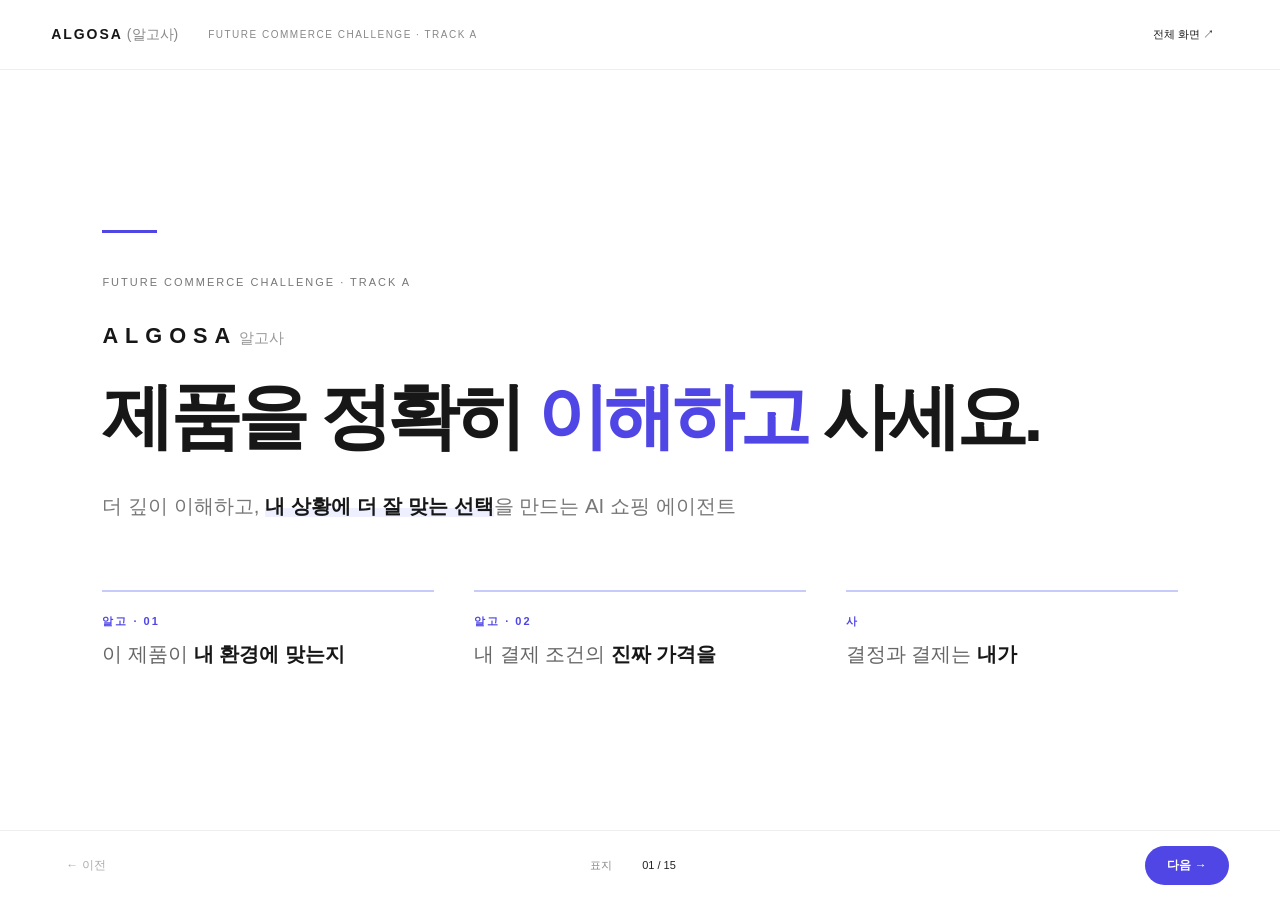
<file: presentation.html>
<!doctype html>
<html lang="ko"><head><meta charset="utf-8"><meta name="viewport" content="width=device-width,initial-scale=1"><title>ALGOSA (알고사) · 발표자료</title>
<!-- qonehan의 index.html / prototype.css / prototype.js 를 바탕으로 만든 3분 발표용 단일 파일. 본편 14장 + 출처, 8번이 그래프 프로토타입 데모. -->
<style>
:root{--ink:#171717;--muted:#777;--line:#e3e3e3}*{box-sizing:border-box}body{margin:0;color:var(--ink);background:#fff;font:15px/1.6 "Segoe UI","Malgun Gothic",sans-serif}button,input,textarea{font:inherit;color:inherit}button{cursor:pointer;border:1px solid var(--line);border-radius:6px;background:white;padding:9px 15px}button:hover:not(:disabled){background:#f0f0f0}button:disabled{cursor:default;opacity:.35}button:focus-visible,input:focus-visible,textarea:focus-visible{outline:2px solid #555;outline-offset:4px}[hidden]{display:none!important}header{height:70px;padding:0 4vw;display:flex;align-items:center;gap:30px;border-bottom:1px solid #eee}header strong{font-size:14px}#mode-label{font-size:10px;letter-spacing:1.5px;color:#888}header button{margin-left:auto;font-size:11px;border:0}#presentation{height:calc(100dvh - 140px);overflow:auto;padding:5vh 8vw;display:flex;flex-direction:column;justify-content:center;outline:none}.slide{width:100%;max-width:1280px;margin:auto;animation:slide-in .4s ease}.eyebrow{font-size:11px;letter-spacing:2px;color:var(--muted)}h1,h2,h3,p{word-break:keep-all;overflow-wrap:break-word}h1{font-size:clamp(44px,5.6vw,86px);line-height:1.25;letter-spacing:-.065em;font-weight:650;margin:30px 0}h2{font-size:clamp(30px,3.4vw,50px);line-height:1.4;letter-spacing:-.055em;font-weight:650;margin:24px 0}.subtitle{font-size:clamp(17px,1.6vw,23px);color:#777;line-height:1.9;margin-top:30px}.title-rule{width:55px;height:3px;background:#171717;margin-bottom:36px}.title-bottom{font-size:12px;color:#999;margin-top:65px}.concept-grid{display:grid;grid-template-columns:1fr 1fr;gap:70px;margin-top:45px}.concept-grid>div{border-top:1px solid #ccc;padding-top:22px}.concept-grid h3{font-size:25px;letter-spacing:-1px;margin:10px 0}.concept-grid p{color:#777;font-size:16px;line-height:1.9}.muted{color:#999}.example-layout{display:grid;grid-template-columns:1.2fr 1fr;gap:65px;align-items:center}.example-copy{font-size:18px;line-height:1.9;color:#777}.example-question{font-size:23px!important;color:#222!important;border-left:2px solid #222;padding-left:22px;margin-top:30px}.desk{background:#f7f7f7;border:1px solid #eee;border-radius:10px;padding:50px 35px;text-align:center}.screen{width:210px;height:125px;border:3px solid #333;border-radius:6px;margin:auto;display:grid;place-items:center;background:white;font-size:16px}.stand{height:30px;border-left:3px solid #333;width:0;margin:auto}.stand-foot{height:3px;width:80px;background:#333;margin:auto}.desk-devices{display:flex;justify-content:center;gap:55px;margin-top:40px}.laptop{width:135px;height:75px;border:2px solid #777;border-radius:5px;padding-top:22px;background:#fff;font-size:13px}.tower{width:65px;height:92px;border:2px solid #777;border-radius:5px;background:white;padding-top:29px;font-size:12px}.desk-note{color:#999;font-size:12px;margin-top:25px}.deck-nav{height:70px;border-top:1px solid #eee;display:flex;align-items:center;justify-content:space-between;padding:0 4vw;background:#fff}.deck-nav button{font-size:12px;border:0}.deck-nav>div{display:flex;gap:30px;font-size:11px;color:#888}#page-count{font-variant-numeric:tabular-nums;color:#222}.demo-bar{height:90px;display:flex;align-items:center;justify-content:space-between;padding:0 4vw}.demo-bar h1{font-size:20px;letter-spacing:-.6px;margin:5px 0}.demo-bar .eyebrow{font-size:9px}.demo-tools{display:flex;gap:10px;align-items:center}.demo-tools>span{font-size:10px;color:#999;margin-right:10px}.demo-tools button{font-size:11px}#viewport{height:calc(100dvh - 270px);min-height:400px;overflow:auto;background-color:#fafafa;background-image:radial-gradient(#ddd .65px,transparent .65px);background-size:18px 18px;scrollbar-width:thin;scrollbar-color:#ccc transparent}#world{position:relative;min-height:100%;isolation:isolate}.links{position:absolute;inset:0;pointer-events:none;z-index:-1}.links path{fill:none;stroke:#bbb;stroke-width:1.5;stroke-dasharray:1800;animation:draw .65s ease}.graph-node{position:absolute;background:white;border:1px solid #d7d7d7;border-radius:10px;box-shadow:0 4px 18px #00000005}.graph-node.active{border:1.5px solid #333;box-shadow:0 12px 35px #00000008}.graph-node.enter{animation:node-in .45s ease both}.node-heading{padding:16px 20px;display:flex;gap:12px;align-items:center;width:100%;text-align:left;border:0;border-radius:9px;background:white}.node-number{color:#999;font-size:11px}.node-title{font-size:14px;font-weight:600;flex:1}.node-status{font-size:10px;color:#999}.node-body{padding:5px 26px 24px}.node-body h2{font-size:25px;line-height:1.45;letter-spacing:-1px;margin:12px 0}.node-body p{margin:8px 0 15px}.tag{display:none}.lead{color:#777;font-size:12px}.small{font-size:11px;color:#888}.node-action{display:flex;justify-content:flex-end;gap:10px;margin-top:20px}.primary{background:#222;color:white;border-color:#222;font-size:12px;padding:11px 18px}.primary:hover:not(:disabled){background:#444}.node-summary{padding:0 20px 16px;font-size:11px;color:#888;line-height:1.8;max-height:85px;overflow:hidden}.branch-node{width:220px}.branch-node h3{font-size:15px;margin:0 0 6px}.branch-node p{font-size:11px;color:#888;margin:0}.branch-node button{font-size:11px;margin-top:13px}.branch-body{padding:18px}.branch-label{font-size:10px;color:#999;margin-bottom:8px}.branch-node.selected{border-color:#555}.canvas-caption{height:40px;padding:0 4vw;display:flex;align-items:center;justify-content:space-between;font-size:10px;color:#999}label.field{display:block;font-size:12px;margin:14px 0}textarea,input{display:block;width:100%;padding:10px 12px;margin-top:7px;border:1px solid #ddd;border-radius:5px;background:#fff;font-size:13px;line-height:1.7}textarea{min-height:88px;resize:vertical}.why{font-size:12px;color:#777;border-left:2px solid #aaa;padding-left:12px;margin:20px 0}.setup{background:#f7f7f7;padding:17px 10px;margin:16px 0;border-radius:6px}.setup-row{display:flex;justify-content:center;gap:18px}.device{border:1px solid #ccc;background:white;padding:9px 13px;border-radius:4px;text-align:center;font-size:11px}.setup-line{text-align:center;color:#aaa;height:23px;letter-spacing:12px}.switch{background:#333;color:white;text-align:center;width:130px;margin:auto;border-radius:4px;padding:9px;font-size:12px}.choices{display:grid;gap:10px}.choice{width:100%;display:flex;gap:12px;align-items:flex-start;text-align:left;padding:16px;border-radius:6px}.choice[aria-pressed=true]{border-color:#333;background:#f7f7f7}.radio{width:15px;height:15px;border:1px solid #aaa;border-radius:50%;flex-shrink:0;margin-top:4px}.choice[aria-pressed=true] .radio{border:5px solid #333}.choice strong{display:block;font-size:14px}.desc{display:block;font-size:11px;color:#777;line-height:1.8;margin-top:5px}.callout{font-size:11px;color:#777;background:#f4f4f4;padding:12px;margin-top:14px}.tabs{display:flex;gap:20px;border-bottom:1px solid #ddd;margin:17px 0}.tabs button{border:0;border-radius:0;padding:8px 0;font-size:12px;color:#888}.tabs .selected{border-bottom:2px solid #222;color:#222}.definition{font-size:13px}.type-list>div{padding:13px 0;border-bottom:1px solid #eee}.type-list strong{font-size:13px}.type-list p{font-size:11px;color:#777;margin-bottom:0}.priority-title{font-size:12px;margin:18px 0 10px}.priority-row{display:flex;align-items:center;gap:12px;border-bottom:1px solid #eee;padding:7px 0}.rank{font-size:11px;color:#999;width:15px}.priority-row .name{flex:1;font-size:12px}.priority-row button{font-size:12px;padding:2px 9px}.summary{background:#f6f6f6;padding:14px;font-size:12px;border-radius:5px;line-height:1.9}.route-fields{font-size:11px;color:#777;border-top:1px solid #eee;padding-top:10px;margin-top:10px;line-height:2}.end{font-size:12px;border-top:1px solid #ddd;padding-top:16px;margin-top:25px}.end p{color:#888;font-size:11px}.sr-only{position:absolute;width:1px;height:1px;overflow:hidden;clip:rect(0,0,0,0)}@keyframes slide-in{from{opacity:0;transform:translateY(12px)}to{opacity:1;transform:none}}@keyframes node-in{from{opacity:0;transform:translateX(-18px)}to{opacity:1;transform:none}}@keyframes draw{from{stroke-dashoffset:1800}to{stroke-dashoffset:0}}@media(max-width:800px){#mode-label{display:none}header{height:55px}#presentation{height:calc(100dvh - 115px);padding:35px 7vw;justify-content:flex-start}h1{font-size:43px}h2{font-size:29px}.concept-grid{gap:24px;margin-top:20px}.concept-grid h3{font-size:20px}.concept-grid p{font-size:13px}.example-layout{grid-template-columns:1fr;gap:20px}.desk{padding:20px}.screen{height:80px;width:150px}.desk-devices{margin-top:20px}.example-copy{font-size:14px}.example-question{font-size:17px!important}.deck-nav{height:60px}.demo-tools>span{display:none}.demo-bar{height:85px}.demo-bar h1{font-size:15px}.demo-tools button{padding:7px;font-size:10px}#viewport{height:calc(100dvh - 235px)}.canvas-caption{height:35px}.canvas-caption span:last-child{display:none}.deck-nav>div{gap:12px}.title-bottom{margin-top:35px}.subtitle{font-size:16px!important}}@media(prefers-reduced-motion:reduce){*{animation:none!important;transition:none!important;scroll-behavior:auto!important}}
/* Chat entry and an automatically framed graph camera. */
#demo{height:calc(100dvh - 140px);display:flex;flex-direction:column;overflow:hidden}.demo-bar{flex:0 0 90px}.canvas-caption{flex:0 0 40px}#viewport{position:relative;flex:1;height:auto;min-height:0;overflow:clip;contain:layout paint}#world{position:absolute;left:0;top:0;min-height:0;transform-origin:0 0;transition:transform .75s cubic-bezier(.22,.75,.2,1);will-change:transform}.no-camera-animation{transition:none!important}.graph-node:not(.in-frame){opacity:0;pointer-events:none}.graph-node.in-frame{opacity:1}.links{z-index:0}.graph-node{z-index:1}.links path{animation-duration:.8s}.node-body textarea{resize:none}#chat-screen{flex:1;min-height:0;display:flex;align-items:center;justify-content:center;padding:20px 32px;background:white;overflow:hidden}.chat-home{width:min(720px,100%);text-align:center;animation:slide-in .4s ease}.chat-mark{font-size:33px;line-height:1;margin-bottom:23px}.chat-home h2{font-size:clamp(23px,2.4vw,34px);letter-spacing:-1.2px;margin:0 0 17px}.chat-subtitle{font-size:14px;line-height:1.8;color:#888;margin:0 0 30px}.composer{border:1px solid #ddd;border-radius:22px;box-shadow:0 5px 25px #00000005;padding:18px 20px 13px;text-align:left;background:white}.composer textarea{border:0;outline:none!important;margin:0;padding:0;resize:none;min-height:66px;font-size:16px;line-height:1.8;box-shadow:none}.composer textarea::placeholder{color:#a0a0a0}.composer:focus-within{border-color:#aaa}.composer-bottom{display:flex;align-items:center;justify-content:space-between;margin-top:10px}.composer-bottom span{font-size:10px;color:#aaa}.composer-bottom button{background:#222;color:white;border:0;border-radius:50%;width:36px;height:36px;padding:0;font-size:23px}.composer-bottom button:hover{background:#444}.prompt-chip{border:1px solid #e5e5e5;background:#fafafa;color:#777;border-radius:30px;margin-top:20px;font-size:12px;padding:10px 17px}.chat-note{font-size:10px;color:#aaa;margin:20px 0 0}.loading-scene{width:min(720px,100%);animation:slide-in .3s ease}.sent-question{max-width:85%;margin:0 0 50px auto;background:#f3f3f3;border-radius:20px 20px 4px 20px;padding:18px 23px;font-size:16px;line-height:1.8;overflow-wrap:anywhere;max-height:150px;overflow:hidden}.thinking{display:flex;align-items:flex-start;gap:20px}.thinking-symbol{font-size:30px;line-height:1.3;animation:thinking 2.5s linear infinite}.thinking strong{font-size:17px;font-weight:500}.thinking p{font-size:13px;color:#999;margin:7px 0}.loading-dots{display:flex;gap:5px;margin-top:15px}.loading-dots i{width:5px;height:5px;border-radius:50%;background:#777;animation:pulse 1.2s infinite}.loading-dots i:nth-child(2){animation-delay:.15s}.loading-dots i:nth-child(3){animation-delay:.3s}.loading-preview{display:flex;align-items:center;margin:35px 0 0 49px;opacity:.6}.loading-preview span{width:90px;height:38px;background:#f5f5f5;border:1px solid #ddd;border-radius:7px;animation:pulse 1.4s infinite}.loading-preview b{width:32px;height:1px;background:#ddd}.loading-scene>.chat-note{margin-left:49px}@keyframes thinking{to{transform:rotate(180deg)}}@keyframes pulse{0%,100%{opacity:.35}50%{opacity:1}}@media(max-width:800px){#demo{height:calc(100dvh - 115px)}.demo-bar{flex-basis:85px}.canvas-caption{flex-basis:35px}#viewport{height:auto;min-height:0}#chat-screen{padding:18px}.chat-subtitle{font-size:12px;margin-bottom:20px}.composer{padding:15px;border-radius:18px}.composer textarea{font-size:14px}.prompt-chip{font-size:10px}.composer-bottom span{font-size:8px}.chat-mark{margin-bottom:18px}.chat-note{margin-top:14px}.thinking strong{font-size:14px}.sent-question{font-size:13px}}@media(max-height:740px){.chat-mark{margin-bottom:12px;font-size:25px}.chat-home h2{margin-bottom:10px}.chat-subtitle{margin-bottom:18px}.chat-note{margin-top:12px}.prompt-chip{margin-top:12px}.composer textarea{min-height:55px}.chat-home{max-width:660px}}
/* Use the available width to keep explanatory content legible on projectors. */
.graph-node[data-node="2"].active .node-body{display:grid;grid-template-columns:1fr 1fr;column-gap:22px;align-items:start}
.graph-node[data-node="2"] .node-body>h2,.graph-node[data-node="2"] .tabs,.graph-node[data-node="2"] .node-action,.graph-node[data-node="2"] .node-body>.small,.graph-node[data-node="2"] .type-list,.graph-node[data-node="2"] .why{grid-column:1/-1}
.graph-node[data-node="2"] .definition{font-size:14px;padding-top:16px}.graph-node[data-node="2"] .definition p{line-height:1.9}.graph-node[data-node="2"] .setup{margin-top:8px}.graph-node[data-node="2"] .setup-row{gap:10px}.graph-node[data-node="2"] .device{padding:8px}
.unknown-grid{display:grid;grid-template-columns:1fr 1fr;gap:28px;margin-top:34px}.unknown-card{border:1px solid #e3e3e3;border-radius:12px;padding:26px 28px;background:#fff;animation:slide-in .5s ease both}.unknown-card+.unknown-card{animation-delay:.15s}.unknown-card h3{font-size:22px;letter-spacing:-.8px;margin:8px 0 16px}.unknown-list{list-style:none;margin:0;padding:0}.unknown-list li{display:flex;gap:16px;padding:11px 0;border-top:1px solid #eee;font-size:14px}.unknown-list b{width:78px;flex-shrink:0;font-weight:600}.unknown-list span{color:#777}.value-chips{display:flex;gap:8px;flex-wrap:wrap}.value-chips span{border:1px solid #ccc;border-radius:999px;padding:6px 14px;font-size:13px}.value-compare{display:grid;grid-template-columns:1fr 1fr;gap:12px;margin:18px 0 6px}.value-compare>div{background:#f6f6f6;border-radius:8px;padding:12px 14px}.value-compare p{margin:4px 0 0;font-size:14px;font-weight:600}.value-compare i{font-style:normal;color:#aaa;margin:0 4px}.unknown-statement{margin-top:30px;font-size:clamp(16px,1.5vw,21px);color:#777;border-left:2px solid #222;padding-left:18px}.unknown-statement strong{color:#171717}
.imagine-layout{display:grid;grid-template-columns:1fr 1.05fr;gap:60px;align-items:center;margin-top:10px}.imagine-conclusion{margin-top:30px;border-left:2px solid #222;padding-left:20px;opacity:0;transform:translateY(10px);transition:opacity .5s ease 1s,transform .5s ease 1s}.imagine-conclusion p{color:#777;margin:0 0 6px;font-size:15px}.imagine-conclusion strong{font-size:clamp(17px,1.6vw,22px);line-height:1.7;font-weight:600}.revealed .imagine-conclusion{opacity:1;transform:none}
.mock-chat{background:#f7f7f7;border:1px solid #eee;border-radius:14px;padding:28px 26px;display:flex;flex-direction:column;gap:14px;min-height:430px}.bubble{max-width:82%;padding:13px 17px;border-radius:16px;font-size:14px;line-height:1.7}.bubble.user{align-self:flex-end;background:#222;color:#fff;border-bottom-right-radius:4px;animation:slide-in .4s ease both .2s}.bubble.agent{align-self:flex-start;background:#fff;border:1px solid #e3e3e3;border-bottom-left-radius:4px;font-size:16px;font-weight:600;animation:slide-in .4s ease both 1.6s}.agent-name{display:block;font-size:10px;letter-spacing:1px;color:#999;font-weight:400;margin-bottom:4px}.typing{align-self:flex-start;display:flex;gap:5px;background:#fff;border:1px solid #e3e3e3;border-radius:16px;padding:14px 16px;animation:typing-life 1.6s ease both .6s}.typing i{width:6px;height:6px;border-radius:50%;background:#bbb;animation:blink 1s infinite}.typing i:nth-child(2){animation-delay:.15s}.typing i:nth-child(3){animation-delay:.3s}.mock-product{display:flex;gap:12px;align-items:center;margin-top:12px;border:1px solid #eee;border-radius:10px;padding:10px 12px;font-weight:400}.mock-thumb{width:46px;height:46px;border-radius:8px;background:#222;color:#fff;display:grid;place-items:center;font-size:11px;letter-spacing:1px}.mock-product strong{display:block;font-size:13px}.mock-product span{font-size:11px;color:#888}.doubts{display:flex;flex-wrap:wrap;gap:8px;margin-top:8px}.doubts span{font-size:13px;background:#fff;border:1px dashed #aaa;border-radius:999px;padding:7px 14px;opacity:0;transform:translateY(8px) scale(.97);transition:opacity .35s ease var(--d),transform .35s ease var(--d)}.doubts span::before{content:"? ";color:#999;font-weight:700}.revealed .doubts span{opacity:1;transform:none}
@keyframes typing-life{0%{opacity:0;max-height:0;padding-top:0;padding-bottom:0;margin:0}10%,85%{opacity:1;max-height:40px;padding-top:14px;padding-bottom:14px}100%{opacity:0;max-height:0;padding-top:0;padding-bottom:0;margin-bottom:-14px;border-width:0}}@keyframes blink{50%{opacity:.25}}
@media(max-width:800px){.unknown-grid,.imagine-layout{grid-template-columns:1fr;gap:18px}.unknown-card{padding:18px}.unknown-card h3{font-size:18px}.mock-chat{min-height:0;padding:18px}.imagine-layout{gap:12px}}
@media(prefers-reduced-motion:reduce){.typing{display:none}}
/* key accent */
:root{--accent:#4F46E5;--accent-strong:#4338CA;--accent-soft:#EEF0FF;--accent-line:#C7CBFA}
.key{color:var(--accent)}.key-ink{color:var(--ink);background:linear-gradient(transparent 62%,var(--accent-soft) 62%);font-weight:600}
.title-rule{background:var(--accent)}
.concept-grid>div{border-top:2px solid var(--accent-line)}.concept-grid .eyebrow{color:var(--accent);font-weight:600}
.example-question{border-left-color:var(--accent)!important}
.unknown-card .eyebrow{color:var(--accent);font-weight:600}.unknown-statement{border-left-color:var(--accent)}.unknown-statement strong{color:var(--accent)}.value-compare i{color:var(--accent)}
.imagine-conclusion{border-left-color:var(--accent)}.doubts span{border-color:var(--accent-line);background:var(--accent-soft);color:var(--accent-strong)}.doubts span::before{color:var(--accent)}
button:focus-visible,input:focus-visible,textarea:focus-visible{outline-color:var(--accent)}
#deck-next{background:var(--accent);color:#fff;border-radius:999px;padding:10px 22px;font-weight:600}#deck-next:hover:not(:disabled){background:var(--accent-strong)}
.primary,#send-question,#product-open{background:var(--accent);border-color:var(--accent);color:#fff}.primary:hover:not(:disabled),#send-question:hover:not(:disabled),#product-open:hover:not(:disabled){background:var(--accent-strong)}
.prompt-chip:hover:not(:disabled){border-color:var(--accent-line);background:var(--accent-soft)}
.choice[aria-pressed=true]{border-color:var(--accent);background:var(--accent-soft)}.choice[aria-pressed=true] .radio{border-color:var(--accent)}
.tabs .selected{border-bottom-color:var(--accent);color:var(--accent)}
.graph-node.active{border-color:var(--accent);box-shadow:0 12px 35px rgba(79,70,229,.12)}.graph-node.active .node-number{color:var(--accent);font-weight:700}.branch-node.selected{border-color:var(--accent)}.branch-node.selected .branch-label{color:var(--accent)}
.why{border-left-color:var(--accent)}.switch{background:var(--accent)}
/* sliding canvas: all nodes stay, edges blur out */
.graph-node:not(.in-frame){opacity:1;pointer-events:auto}
.graph-node{transition:opacity .5s ease}.graph-node.context{opacity:.55}.graph-node.context:hover{opacity:.9}
#viewport::before,#viewport::after{content:"";position:absolute;top:0;bottom:0;width:min(24%,340px);z-index:3;pointer-events:none;backdrop-filter:blur(6px);-webkit-backdrop-filter:blur(6px)}
#viewport::before{left:0;background:linear-gradient(to right,#fafafa 0%,rgba(250,250,250,.75) 35%,rgba(250,250,250,0) 100%);-webkit-mask-image:linear-gradient(to right,#000 30%,transparent);mask-image:linear-gradient(to right,#000 30%,transparent)}
#viewport::after{right:0;background:linear-gradient(to left,#fafafa 0%,rgba(250,250,250,.75) 35%,rgba(250,250,250,0) 100%);-webkit-mask-image:linear-gradient(to left,#000 30%,transparent);mask-image:linear-gradient(to left,#000 30%,transparent)}
#world{transition:transform .9s cubic-bezier(.65,0,.25,1)}
.links path{animation:none}.links path.fresh{animation:draw .8s ease both}
.graph-node.enter{animation:node-pop .5s cubic-bezier(.2,.8,.2,1) both}
.reveal-body{animation:body-in .5s ease both}
/* agent working node */
.graph-node.working{border-color:var(--accent);border-style:dashed;background:linear-gradient(180deg,#fff,var(--accent-soft))}
.work-badge{font-size:10px;color:var(--accent);background:var(--accent-soft);border:1px solid var(--accent-line);border-radius:999px;padding:3px 9px;font-weight:600;animation:blink 1.2s infinite}
.agent-work{padding:8px 26px 24px}
.agent-head{display:flex;align-items:center;gap:12px;margin:8px 0 18px}.agent-head strong{font-size:20px;letter-spacing:-.6px}
.agent-orb{width:18px;height:18px;border-radius:50%;background:var(--accent);box-shadow:0 0 0 0 rgba(79,70,229,.45);animation:orb 1.4s ease-out infinite}
.agent-log{list-style:none;margin:0 0 14px;padding:0;display:grid;gap:10px}
.agent-log li{display:flex;align-items:center;gap:12px;font-size:15px;color:#999;opacity:0;transform:translateY(6px);transition:opacity .35s ease,transform .35s ease,color .3s}
.agent-log li.shown{opacity:1;transform:none}.agent-log li.running{color:var(--ink);font-weight:600}.agent-log li.done{color:#666}
.agent-log .mark{width:18px;height:18px;border-radius:50%;border:2px solid var(--accent-line);flex-shrink:0;display:grid;place-items:center;font-size:11px;color:#fff}
.agent-log li.running .mark{border-color:var(--accent-line);border-top-color:var(--accent);animation:spin .8s linear infinite}
.agent-log li.done .mark{background:var(--accent);border-color:var(--accent)}.agent-log li.done .mark::after{content:"✓"}
.agent-log .ellipsis{display:none}.agent-log li.running .ellipsis{display:inline;animation:blink 1s infinite}
@keyframes node-pop{from{opacity:0;transform:translateX(40px) scale(.97)}to{opacity:1;transform:none}}
@keyframes body-in{from{opacity:0;transform:translateY(8px)}to{opacity:1;transform:none}}
@keyframes spin{to{transform:rotate(360deg)}}
@keyframes orb{0%{box-shadow:0 0 0 0 rgba(79,70,229,.45)}100%{box-shadow:0 0 0 14px rgba(79,70,229,0)}}
@media(max-width:800px){#viewport::before,#viewport::after{width:14%}}
@media(prefers-reduced-motion:reduce){.agent-log li{opacity:1;transform:none}}
.graph-node .node-body.agent-work{display:block!important}
#viewport::before,#viewport::after{width:min(26%,380px);backdrop-filter:blur(3.5px);-webkit-backdrop-filter:blur(3.5px)}
#viewport::before{background:linear-gradient(to right,rgba(250,250,250,.95) 0%,rgba(250,250,250,.55) 45%,rgba(250,250,250,0) 100%);-webkit-mask-image:linear-gradient(to right,#000 10%,transparent);mask-image:linear-gradient(to right,#000 10%,transparent)}
#viewport::after{background:linear-gradient(to left,rgba(250,250,250,.95) 0%,rgba(250,250,250,.55) 45%,rgba(250,250,250,0) 100%);-webkit-mask-image:linear-gradient(to left,#000 10%,transparent);mask-image:linear-gradient(to left,#000 10%,transparent)}
/* in-place collapse / expand */
.graph-node.collapsing{z-index:2}.graph-node.collapsing>*{opacity:0;transition:opacity .18s ease}
.graph-node.working.enter{animation-delay:.3s}
.graph-node.active:not(.working){overflow:hidden}


/* ===== ALGOSA 발표자료 추가 장표 (index.html 디자인 언어 유지) ===== */
body{font-family:"Segoe UI","Pretendard","Apple SD Gothic Neo","Malgun Gothic",sans-serif}
header strong{letter-spacing:.14em}header strong .brand-ko{letter-spacing:0;font-weight:400;color:#888;margin-left:4px}
.eyebrow.acc{color:var(--accent);font-weight:600}
.cap{font-size:13.5px;color:#888;line-height:1.9;margin:14px 0 0}.cap b{color:#444}
/* 출처 라벨 */
.lb{display:inline-block;font-size:11px;letter-spacing:.2px;border-radius:999px;padding:1px 10px;vertical-align:middle;white-space:nowrap;font-weight:600;line-height:1.7;margin-right:4px}
.lb.real{background:#171717;color:#fff;border:1px solid #171717}
.lb.ext{background:#fff;color:#555;border:1px solid #999}
.lb.demo{background:var(--accent-soft);color:var(--accent-strong);border:1px dashed var(--accent)}
.lb.todo{background:#fff;color:#777;border:1px dashed #999}
/* 01 표지 */
.wordmark{font-size:clamp(20px,1.7vw,30px);font-weight:700;letter-spacing:.32em;margin-top:26px}.wordmark span{letter-spacing:0;font-weight:400;color:#999;font-size:.7em;margin-left:2px}
.s1 h1{margin:18px 0 26px}.s1 .subtitle{margin-top:0}
.cover-key{display:grid;grid-template-columns:repeat(3,1fr);gap:40px;margin-top:64px}.cover-key>div{border-top:2px solid var(--accent-line);padding-top:16px}.cover-key .eyebrow{color:var(--accent);font-weight:600}.cover-key p{font-size:20px;margin:6px 0 0;color:#666}.cover-key b{color:var(--ink)}
/* 02 컨셉 */
.contrast{display:grid;grid-template-columns:1fr 1.3fr;gap:60px;margin-top:38px}.contrast>div{border-top:1px solid #ccc;padding-top:20px}.contrast>.on{border-top:2px solid var(--accent)}.contrast>.on>.eyebrow{color:var(--accent);font-weight:600}
.contrast h3{font-size:27px;letter-spacing:-1px;margin:8px 0 18px}.contrast .off h3{color:#999}
.flowline{display:flex;align-items:center;gap:10px;font-size:15px;color:#999;margin-bottom:18px}.flowline span{border:1px solid #ccc;border-radius:999px;padding:5px 15px;background:#fff}.flowline i{font-style:normal;color:#bbb}
.on .flowline span{border-color:#555;color:var(--ink)}.on .flowline .k{background:var(--accent);border-color:var(--accent);color:#fff;font-weight:600}
.contrast p{font-size:17px;color:#777;line-height:1.8;margin:8px 0}
.pt{display:flex;gap:14px;align-items:baseline;padding:11px 0;border-top:1px solid #eee;font-size:16px;color:#666}.pt b{color:var(--ink);white-space:nowrap}.pt em{font-style:normal;color:var(--accent);font-weight:700;font-size:12px}
/* 03 예시 */
.s3 .screen{width:236px;line-height:1.5;text-align:center;font-weight:600}.ports{font-size:13px;color:#555;margin-top:12px}.s3 .desk-devices{margin-top:30px}.s3 .laptop{width:150px;padding-top:15px;line-height:1.45}.s3 .tower{width:84px;padding-top:24px;line-height:1.45}.s3 .cap{margin-top:26px}
/* 05 WHY 02 */
.s5 .example-copy{font-size:17px}
/* 06 WHY 03 */
.leak-layout{display:grid;grid-template-columns:.85fr 1.3fr;gap:64px;align-items:center;margin-top:26px}
.hero-pair{display:flex;gap:56px}.hero-n{font-size:clamp(70px,7.2vw,128px);font-weight:650;letter-spacing:-.06em;line-height:1}.hero-pair p{margin:8px 0 0;font-size:17px;color:#777}
.path{font-size:14px;color:#888;line-height:1.9;margin:20px 0 0}
.rowlist{list-style:none;margin:0;padding:0}.rowlist li{display:flex;gap:22px;padding:17px 0;border-top:1px solid #e3e3e3;font-size:18px;line-height:1.7}.rowlist li:last-child{border-bottom:1px solid #e3e3e3}.rowlist b{width:112px;flex-shrink:0;color:var(--accent)}.rowlist li>span{color:#555}.rowlist strong{color:var(--ink)}.rowlist small{display:block;font-size:13px;color:#888;margin-top:4px}
/* 07 솔루션 · 10 확장 */
.map-layout{display:grid;grid-template-columns:.7fr 1.6fr;gap:60px;margin-top:30px;align-items:start}
.wall{background:#f7f7f7;border:1px solid #eee;border-radius:12px;padding:22px 22px 10px;margin-top:14px;-webkit-mask-image:linear-gradient(to bottom,transparent,#000 55%);mask-image:linear-gradient(to bottom,transparent,#000 55%)}.wall i{display:block;height:9px;border-radius:5px;background:#d5d5d5;margin:0 0 13px}.wall i.me{background:#999;margin-left:auto}
.chain{display:flex;gap:22px;margin-top:14px}.nd{flex:1;position:relative;border:1px solid #d7d7d7;border-radius:10px;background:#fff;padding:14px 14px;font-size:15px;font-weight:600;line-height:1.5;box-shadow:0 4px 18px #00000005;display:flex;flex-direction:column;justify-content:center;word-break:keep-all}.nd+.nd::before{content:"";position:absolute;left:-23px;top:50%;width:22px;border-top:1.5px solid #bbb}.nd.on{border:1.5px solid var(--accent);box-shadow:0 10px 28px rgba(79,70,229,.12)}.nd small{display:block;font-weight:400;color:#888;font-size:12px;margin-top:3px}
.pin{display:inline-flex;gap:12px;align-items:center;border:1.5px solid var(--accent);background:var(--accent-soft);border-radius:999px;padding:8px 18px;font-size:15px;margin-top:20px;color:var(--ink)}.pin b{color:var(--accent);font-size:12px;letter-spacing:.3px}
.cols3,.cols4{display:grid;grid-template-columns:repeat(3,1fr);gap:36px;margin-top:36px}.cols4{grid-template-columns:repeat(4,1fr);gap:28px}.cols3>div,.cols4>div{border-top:2px solid var(--accent-line);padding-top:16px}.cols3 .eyebrow,.cols4 .eyebrow{color:var(--accent);font-weight:600}.cols3 p,.cols4 p{font-size:17px;color:#666;line-height:1.75;margin:8px 0 0}.cols4 p{font-size:16px}.cols3 b,.cols4 b{color:var(--ink)}.cols4 b.key{color:var(--accent)}
.chain-row{display:grid;grid-template-columns:86px 1fr;align-items:center;gap:14px;margin-top:22px}.chain-row .chain{margin-top:0}.chain-name{font-size:15px;color:#999;font-weight:600}.chain-name.acc{color:var(--accent)}.chain.dim .nd{color:#888;font-weight:400;background:#fafafa;box-shadow:none}
.s10 .unknown-statement{margin-top:34px}
/* 09 결정 보드 */
.board-layout{display:grid;grid-template-columns:.82fr 1.25fr;gap:50px;align-items:center;margin-top:14px}
.rk-table{width:100%;border-collapse:collapse}.rk-table th{font-size:12px;color:#888;font-weight:400;text-align:left;padding:0 0 10px;border-bottom:1.5px solid #333}.rk-table td{padding:14px 0;border-bottom:1px solid #eee;font-size:17px}.rk-table .n{text-align:right}.rk-table td.n{font-size:25px;font-weight:650;letter-spacing:-.03em;font-variant-numeric:tabular-nums;white-space:nowrap}.rk-table td.l{text-align:right;width:86px}.rk-table tr.key td{color:var(--accent);font-weight:600}
.shot{width:100%;height:auto;aspect-ratio:1600/900;border:1px solid #e3e3e3;border-radius:12px;display:block;box-shadow:0 12px 35px #0000000f}
.s9 h2{margin:16px 0}.s9 .unknown-statement{margin-top:22px}
/* 11 기술 */
.tech{margin-top:30px;border-top:1px solid #ddd}.tech>div{display:grid;grid-template-columns:240px 1fr 380px;gap:24px;align-items:center;padding:22px 18px;border-bottom:1px solid #eee}.tech h3{font-size:27px;letter-spacing:-1px;margin:0}.tech p{font-size:18px;color:#555;margin:0}.tech>div>span{font-size:13.5px;color:#888}.tech .on{background:var(--accent-soft);border-radius:10px;border-bottom-color:transparent}.tech .on h3,.tech .on>span{color:var(--accent)}.tech .on p{color:var(--ink)}.tech em{font-style:normal;font-size:11px;background:var(--accent);color:#fff;border-radius:999px;padding:2px 9px;vertical-align:middle;margin-left:8px;letter-spacing:0;font-weight:600}
.s11 .cap{margin-top:22px}
/* 12 신뢰 */
.ladder{margin-top:26px;border-top:1px solid #ddd}.ladder>div{display:grid;grid-template-columns:64px 250px 1fr;gap:18px;align-items:baseline;padding:12px 0;border-bottom:1px solid #eee;font-size:17px}.ladder .lv{font-size:23px;font-weight:650;letter-spacing:-.03em;color:#999}.ladder span:last-child{color:#777;font-size:15px}.ladder .on .lv,.ladder .on b{color:var(--accent)}
/* 13 기대효과 */
.measure{margin-top:32px;background:#f7f7f7;border:1px solid #eee;border-radius:12px;padding:18px 24px;display:flex;align-items:center;gap:28px}.measure .mh{display:flex;align-items:center;gap:10px;font-size:17px;white-space:nowrap}.measure ul{list-style:none;display:flex;flex-wrap:wrap;gap:8px 10px;margin:0;padding:0}.measure li{border:1px solid #ccc;border-radius:999px;padding:6px 14px;font-size:14px;background:#fff}
/* 14 클로징 */
.closing{text-align:center}.closing h1{margin:26px 0 8px}.closing .big{font-size:clamp(50px,6.2vw,110px);font-weight:700;letter-spacing:.22em;padding-left:.22em;line-height:1.25}.closing .cap{margin-top:28px}
/* 15 출처 */
.h-sm{font-size:clamp(26px,2.6vw,38px);margin:12px 0 2px}.legend{margin-top:6px}
.srclist{list-style:none;padding:0;margin:20px 0 0;columns:2;column-gap:56px}.srclist li{break-inside:avoid;padding:10px 0;border-top:1px solid #eee;font-size:14px;line-height:1.7}.srclist li>span:last-child{color:#888}
/* 데모: 미연결 표시 + 계속 보이는 조건 */
.demo-tools>.demo-flag{font-size:12px;color:var(--accent-strong);border:1px dashed var(--accent);background:var(--accent-soft);border-radius:999px;padding:5px 13px;font-weight:600}
.canvas-caption .pin{margin:0;padding:3px 14px;font-size:12px}.canvas-caption .pin b{font-size:10px}
@media(max-width:800px){.contrast,.leak-layout,.map-layout,.board-layout,.cols3,.cols4,.cover-key{grid-template-columns:1fr;gap:18px}.chain{flex-wrap:wrap}.tech>div{grid-template-columns:1fr;gap:6px}.srclist{columns:1}.measure{flex-direction:column;align-items:flex-start}}

/* ===== 추가: 미니맵 · 데모 안 가격 비교 · 등장 애니메이션 ===== */
iframe.shot{border:1px solid #e3e3e3;background:#E6E8EE}
#demo{position:relative}
#board-overlay{position:absolute;left:0;right:0;top:90px;bottom:40px;z-index:10;background:#E6E8EE;display:flex;flex-direction:column;animation:board-in .5s cubic-bezier(.2,.8,.2,1) both}
.bo-bar{flex:0 0 46px;display:flex;align-items:center;gap:16px;padding:0 4vw;background:#fff;border-top:1px solid #eee;border-bottom:1px solid #eee;font-size:13px}.bo-bar .demo-flag{font-size:11px;color:var(--accent-strong);border:1px dashed var(--accent);background:var(--accent-soft);border-radius:999px;padding:3px 12px;font-weight:600}.bo-bar button{margin-left:auto;font-size:11px}
#board-iframe{flex:1;width:100%;border:0;min-height:0}
@keyframes board-in{from{opacity:0;transform:translateX(60px)}to{opacity:1;transform:none}}
#minimap{display:flex;align-items:flex-start}
.ms{width:76px;border:0;background:none;padding:0;display:flex;flex-direction:column;align-items:center;gap:5px;position:relative;font-size:10px;color:#999;border-radius:0}.ms:hover:not(:disabled){background:none}
.ms i{width:22px;height:22px;border-radius:50%;border:2px solid #ccc;background:#fff;display:grid;place-items:center;font-style:normal;font-size:10px;font-weight:700;color:#999;position:relative;z-index:1;transition:transform .3s,background .3s,border-color .3s}
.ms+.ms::before{content:"";position:absolute;left:-50%;right:50%;top:10px;border-top:2px dashed #d5d5d5}
.ms.done i{background:var(--accent);border-color:var(--accent);color:#fff}.ms.done span{color:#555}.ms.done+.ms::before{border-top:2px solid var(--accent)}
.ms.cur i{border-color:var(--accent);color:var(--accent);transform:scale(1.25);animation:orb 1.4s ease-out infinite}.ms.cur span{color:var(--accent);font-weight:700}
.ms:hover:not(:disabled) i{transform:scale(1.25)}
.slide>*{animation:slide-in .55s cubic-bezier(.2,.8,.2,1) both}.slide>*:nth-child(2){animation-delay:.08s}.slide>*:nth-child(3){animation-delay:.2s}.slide>*:nth-child(4){animation-delay:.32s}.slide>*:nth-child(5){animation-delay:.44s}
.chain .nd,.cols3>div,.cols4>div,.rowlist li,.ladder>div,.tech>div,.cover-key>div,.contrast>div,.flowline>*,.measure li{animation:slide-in .5s ease both .3s}
.chain .nd:nth-child(2),.cols3>div:nth-child(2),.cols4>div:nth-child(2),.rowlist li:nth-child(2),.ladder>div:nth-child(2),.tech>div:nth-child(2),.cover-key>div:nth-child(2),.contrast>div:nth-child(2),.flowline>*:nth-child(2),.measure li:nth-child(2){animation-delay:.45s}
.chain .nd:nth-child(3),.cols3>div:nth-child(3),.cols4>div:nth-child(3),.rowlist li:nth-child(3),.ladder>div:nth-child(3),.tech>div:nth-child(3),.cover-key>div:nth-child(3),.flowline>*:nth-child(3),.measure li:nth-child(3){animation-delay:.6s}
.chain .nd:nth-child(4),.cols4>div:nth-child(4),.flowline>*:nth-child(4),.measure li:nth-child(4){animation-delay:.75s}
.chain .nd:nth-child(5),.flowline>*:nth-child(5){animation-delay:.9s}.chain .nd:nth-child(6),.flowline>*:nth-child(6){animation-delay:1.05s}.flowline>*:nth-child(7){animation-delay:1.2s}
.wall i{animation:wall-flow 2.6s linear infinite}@keyframes wall-flow{to{transform:translateY(-22px)}}
.slide .pin{animation:slide-in .5s ease both 1.2s}.hero-n{animation:pop .6s cubic-bezier(.2,1.4,.4,1) both .3s}@keyframes pop{from{opacity:0;transform:scale(.6)}to{opacity:1;transform:none}}
@media(max-width:1100px){.ms span{display:none}.ms{width:34px}}

</style></head><body>
<header><strong>ALGOSA<span class="brand-ko">(알고사)</span></strong><span id="mode-label">FUTURE COMMERCE CHALLENGE · TRACK A</span><button id="fullscreen">전체 화면 ↗</button></header>
<main id="presentation" tabindex="-1"></main>
<section id="demo" hidden aria-label="인터랙티브 쇼핑 프로토타입">
  <div class="demo-bar"><div><span class="eyebrow">LIVE PROTOTYPE</span><h1>함께 이해하며, 선택을 이어가요.</h1></div><div id="minimap" hidden aria-label="전체 여정 미니맵"></div><div class="demo-tools"><span class="demo-flag">실제 AI 미연결 · 흐름 시연</span><button id="previous-step" hidden>← 이전 단계</button><button id="reset">다시 시연</button></div></div>
  <div id="chat-screen"></div>
  <div id="viewport" hidden aria-label="현재 단계에 자동으로 맞춰지는 쇼핑 그래프"><div id="world"></div></div>
  <div class="canvas-caption"><span id="journey-status">원하는 사용 경험을 이야기해주세요.</span><span id="cond-pin" class="pin" hidden><b>계속 보이는 내 조건</b><span></span></span><span id="camera-hint" hidden>현재 단계와 선택지에 화면이 자동으로 맞춰집니다.</span></div>
  <div id="board-overlay" hidden><div class="bo-bar"><b>07 · 진짜 가격 비교 — UGREEN 55851</b><span class="demo-flag">시연 예시 · 알리 가격 2건만 실제 기록 · 결제 직전 멈춤</span><button id="board-close">← 그래프로 돌아가기</button></div><iframe id="board-iframe" title="결정 보드"></iframe></div>
</section>
<footer class="deck-nav"><button id="deck-back">← 이전</button><div><span id="page-label"></span><span id="page-count"></span></div><button id="deck-next">다음 →</button></footer><div id="announcement" class="sr-only" aria-live="polite"></div>
<script>
'use strict';
const $=s=>document.querySelector(s);
const defaults=()=>({phase:'chat',step:0,max:0,solution:'kvm',tab:'concept',question:'',computers:'맥북 프로 16 (2019), Windows 데스크톱',monitor:'삼성 27″ QHD · 75Hz는 DP로만 (DP 1.2 ×1)',priorities:['가격','배송·AS','사용 편의성'],route:0});
let state=defaults(),slide=0;
const titles=['사용자의 질문','해결책','KVM에 대한 이해','사용자에게 질문','제품 탐색','구매 경로와 가격 조사'];
const escapeHTML=v=>String(v).replace(/[&<>"']/g,c=>({'&':'&amp;','<':'&lt;','>':'&gt;','"':'&quot;',"'":'&#39;'}[c]));

/* ---------- 출처 라벨: 실제 기록 / 외부 사례 / 시연 예시 ---------- */
const lb=(t,k)=>`<span class="lb ${k}">${t}</span>`;
const REAL=lb('실제 기록','real'),EXT=lb('외부 사례','ext'),DEMOL=lb('시연 예시','demo');
const BOARD='';

/* ---------- 장표 (8번은 그래프 프로토타입 데모) ---------- */
const slides=[
/* 01 표지 */
()=>`<div class="title-rule"></div><span class="eyebrow">FUTURE COMMERCE CHALLENGE · TRACK A</span><div class="wordmark">ALGOSA<span>알고사</span></div><h1>제품을 정확히 <span class="key">이해하고</span> 사세요.</h1><p class="subtitle">더 깊이 이해하고, <span class="key-ink">내 상황에 더 잘 맞는 선택</span>을 만드는 AI 쇼핑 에이전트</p><div class="cover-key"><div><span class="eyebrow">알고 · 01</span><p>이 제품이 <b>내 환경에 맞는지</b></p></div><div><span class="eyebrow">알고 · 02</span><p>내 결제 조건의 <b>진짜 가격을</b></p></div><div><span class="eyebrow">사</span><p>결정과 결제는 <b>내가</b></p></div></div>`,

/* 02 컨셉 */
()=>`<span class="eyebrow">OUR CONCEPT</span><h2><span class="muted">빠르고 단순한 구매를 넘어,</span><br>나에게 <span class="key">더 맞고, 더 디테일한</span> 쇼핑.</h2>
<div class="contrast"><div class="off"><span class="eyebrow">흔한 에이전트 쇼핑</span><h3>‘딸깍’, 대신 골라 사줍니다.</h3><div class="flowline"><span>요청</span><i>→</i><span>추천</span><i>→</i><span>결제</span></div><p>빠르지만, 왜 이 제품인지는<br>사용자가 알 수 없습니다.</p></div>
<div class="on"><span class="eyebrow">ALGOSA</span><h3>알고, 고르게 돕습니다.</h3><div class="flowline"><span>요청</span><i>→</i><span class="k">이해</span><i>→</i><span class="k">비교</span><i>→</i><span>내가 결정</span></div><div class="pt"><em>01</em><b>정밀한 분석</b><span>사용 환경, 선택 후의 결과, 배송·AS, 결제 혜택까지</span></div><div class="pt"><em>02</em><b>사용자의 이해</b><span>차이를 이해한 상태에서, 내 기준으로 결정</span></div></div></div>
<p class="unknown-statement">목표는 더 빨리 사는 것이 아니라, <strong>산 뒤의 실제 만족도를 높이는 것</strong>입니다.</p>`,

/* 03 예시 */
()=>`<span class="eyebrow">EXAMPLE</span><div class="example-layout"><div><h2>예시 : 컴퓨터 두 대와<br>모니터 하나</h2><p class="example-copy">관련 배경지식은 없지만,<br>나에게 맞는 사용 환경을 만들고 싶습니다.</p><p class="example-question">“두 대의 컴퓨터를 하나의 모니터에서<br>전환하면서 사용하고 싶어요.”</p><p class="cap">${REAL} 팀원의 실제 장비와 KVM 구매 사례 · 2026. 11. 09</p></div>
<div class="desk"><div class="screen">삼성 27″ QHD<br>최대 75Hz</div><div class="stand"></div><div class="stand-foot"></div><div class="ports">HDMI 1.4 ×2 · DP 1.2 ×1</div><div class="desk-devices"><div class="laptop">맥북 프로 16<br>(2019)</div><div class="tower">Windows<br>PC</div></div><div class="desk-note">무엇을 사야 하고, 어떻게 연결해야 할까요?</div></div></div>`,

/* 04 WHY 01 */
()=>`<span class="eyebrow">WHY UNDERSTANDING · 01</span><h2><span class="muted">아무리 뛰어난 에이전트도,</span><br><span class="key">묻지 않으면</span> 알 수 없는 것이 있습니다.</h2><div class="unknown-grid"><div class="unknown-card"><span class="eyebrow">사용자의 상황</span><h3>지금 가진 기기와 사용 환경</h3><ul class="unknown-list"><li><b>기존 기기</b><span>맥북과 PC의 단자는 USB-C? HDMI? DisplayPort?</span></li><li><b>모니터</b><span>해상도와 주사율, 지금 쓰는 케이블</span></li><li><b>사용 환경</b><span>키보드·마우스, 책상 배치, 전환 빈도</span></li></ul></div><div class="unknown-card"><span class="eyebrow">사용자가 우선하는 가치</span><h3>무엇을 먼저 두는지</h3><div class="value-chips"><span>추후 AS</span><span>끊기지 않는 품질</span><span>가격</span></div><div class="value-compare"><div><span class="small">A의 기준</span><p>AS <i>→</i> 품질 <i>→</i> 가격</p></div><div><span class="small">B의 기준</span><p>가격 <i>→</i> 품질 <i>→</i> AS</p></div></div><p class="small">같은 질문이라도 기준이 다르면, 맞는 제품도 달라집니다.</p></div></div><p class="unknown-statement">이 정보는 검색으로 찾을 수 없습니다. <strong>사용자에게 물어야만 알 수 있습니다.</strong></p><p class="cap">${REAL} 실제로 AI는 팀원의 모니터 사양을 받고 나서야 ‘75Hz는 DP로만 나온다’를 알려줬습니다.</p>`,

/* 05 WHY 02 */
()=>`<span class="eyebrow">WHY UNDERSTANDING · 02</span><div class="imagine-layout ${reveal?'revealed':''}"><div><h2>결론만 받으면,<br>내 상황에 맞는지<br><span class="key">판단할 수 없습니다.</span></h2><p class="example-copy">이런 답을 받았다고 상상해보세요.<br>결론은 빠르지만, 어떻게 나왔는지는 보이지 않습니다.</p><div class="imagine-conclusion"><p>답은 있지만, 근거는 보이지 않습니다.</p><strong>에이전트가 얼마나 분석했는지,<br>내 상황에 얼마나 맞는 판단인지<br><span class="key">사용자는 알 수 없습니다.</span></strong></div></div><div class="mock-chat"><div class="bubble user">두 대의 컴퓨터를 하나의 모니터에서<br>전환하면서 사용하고 싶어요.</div><div class="typing"><i></i><i></i><i></i></div><div class="bubble agent"><span class="agent-name">AI 쇼핑 에이전트</span>바로 KVM 구매하시면 됩니다.<div class="mock-product"><div class="mock-thumb">KVM</div><div><strong>2포트 KVM 스위치</strong><span>추천 상품 · 바로 구매 →</span></div></div></div><div class="doubts">${['내 맥북에 그대로 연결될까?','몇 개의 제품을 비교하고 고른 걸까?','내가 AS를 중요하게 여기는 걸 알까?','화면이 끊기지는 않을까?','이 가격이 실제로 내가 내는 금액일까?'].map((q,i)=>`<span style="--d:${i*0.18}s">${q}</span>`).join('')}</div></div></div>`,

/* 06 WHY 03 */
()=>`<span class="eyebrow">WHY UNDERSTANDING · 03</span><h2><span class="muted">그렇다고 길게 물으면,</span><br>이해가 <span class="key">새어 나갑니다.</span></h2>
<div class="leak-layout"><div><div class="hero-pair"><div><div class="hero-n">25</div><p>번의 질문</p></div><div><div class="hero-n">5</div><p>번 바뀐 선택</p></div></div><p class="path">선택기 → KVM → DP KVM → NEXT-8002 →<br>UGREEN 25962 → UGREEN 55851</p><p class="cap">${REAL} 팀원의 AI 채팅 기록(2026-11-09)을 재구성</p></div>
<ul class="rowlist"><li><b>흘러간다</b><span>‘75Hz는 DP로만’ 조건을 여러 단계에서 <strong>반복 확인</strong></span></li><li><b>훑는다</b><span>“연결을 그림으로 보여 줘” — 텍스트만으로는 부족<small>${EXT} 웹 텍스트는 F자로 훑어 읽힌다 (NN/g 시선 추적 연구)</small></span></li><li><b>남지 않는다</b><span>AI의 <strong>정정 2번</strong> — ‘일부만 봤다’ 인정, 앞서 말한 가격 정정</span></li></ul></div>
<p class="unknown-statement">결국 가격도 몰랐습니다. 알리 ‘신규 회원가’ 63,648원 → 원래 가격 <strong>73,712원 (+10,064원)</strong> ${REAL}</p>`,

/* 07 솔루션 */
()=>`<span class="eyebrow">SOLUTION</span><h2>대화 대신 <span class="key">지도</span>.<br><span class="muted">대화는 흘러가도,</span> 이해는 남도록.</h2>
<div class="map-layout"><div><span class="eyebrow">채팅 · 쌓이고, 밀려 올라간다</span><div class="wall"><i class="me" style="width:58%"></i><i style="width:92%"></i><i style="width:78%"></i><i style="width:85%"></i><i class="me" style="width:44%"></i><i style="width:95%"></i><i style="width:70%"></i></div></div>
<div><span class="eyebrow acc">ALGOSA · 단계마다 노드로 남는다</span><div class="chain"><div class="nd">요청</div><div class="nd">해결책</div><div class="nd on">이해</div><div class="nd on">내 조건</div><div class="nd">후보</div><div class="nd">가격</div></div><div class="pin"><b>계속 보이는 내 조건</b>모니터 DP 1.2 · 75Hz는 DP로만</div></div></div>
<div class="cols3"><div><span class="eyebrow">흘러간다 →</span><p><b>남긴다</b><br>지난 단계도 노드로 제자리에</p></div><div><span class="eyebrow">훑는다 →</span><p><b>도식으로 본다</b><br>구성도 · 순서 · 가격 막대</p></div><div><span class="eyebrow">남지 않는다 →</span><p><b>설명할 수 있다</b><br>유지·제외 이유와 근거</p></div></div>`,

/* 08 프로토타입: 그래프 데모 (아래 renderDemo) */
null,

/* 09 결정 보드 */
()=>`<span class="eyebrow">PROTOTYPE · 결정 보드 (UGREEN 55851)</span><h2>가격도 구조로 이해합니다.<br>기준마다 <span class="key">1위가 바뀝니다.</span></h2>
<div class="board-layout"><div><table class="rk-table"><thead><tr><th>기준</th><th>1위</th><th class="n">금액</th><th></th></tr></thead><tbody><tr><td>표시가</td><td>알리</td><td class="n">63,648원</td><td class="l">${REAL}</td></tr><tr><td>결제할 때</td><td>쿠팡</td><td class="n">71,900원</td><td class="l">${DEMOL}</td></tr><tr class="key"><td>청구 후 실제 부담</td><td>네이버</td><td class="n">69,350원</td><td class="l">${DEMOL}</td></tr></tbody></table><p class="cap">알리는 ‘신규 회원가’가 빠져 <b>73,712원</b> ${REAL} 으로 4위.<br>가격 중 실제 기록은 알리 2건뿐이고, 나머지 가격·쿠폰·카드 조건은 시연 예시입니다.</p><p class="unknown-statement">에이전트는 <strong>결제 버튼 직전에서 멈추고,</strong><br>결제는 내가 합니다.</p><p class="cap">오른쪽 보드는 직접 눌러 볼 수 있어요 · 기준 탭 ①②③, 판매처 행, 적립 토글</p></div><iframe class="shot" src="prototype/price-compare-kvm.html" title="UGREEN 55851 결정 보드 · 직접 눌러 볼 수 있음"></iframe></div>`,

/* 10 확장 */
()=>`<span class="eyebrow">BEYOND KVM</span><h2>같은 지도, 다른 상품.<br>패알못의 청바지도 <span class="key">알고</span> 삽니다.</h2>
<div class="chain-row"><span class="chain-name">KVM</span><div class="chain dim"><div class="nd">목표</div><div class="nd">연결 방식 이해</div><div class="nd">내 기기·모니터</div><div class="nd">후보 비교</div><div class="nd">케이블까지 진짜 가격</div></div></div>
<div class="chain-row"><span class="chain-name acc">청바지</span><div class="chain"><div class="nd on">유행·커뮤니티 평가</div><div class="nd on">핏·라이즈·워싱 이해<small>생지·중청·연청·흑청, 물빠짐</small></div><div class="nd on">내 체형·가진 옷</div><div class="nd on">사이즈 팁·실측 비교<small>잘 맞는 청바지 실측과 대조</small></div><div class="nd on">반품비까지 진짜 가격</div></div></div>
<p class="unknown-statement">연결 구성도 자리에 실측 비교 도식이 들어갈 뿐, <strong>지도의 문법은 같습니다.</strong> 화분 · 숙소도 마찬가지.</p><p class="cap">${DEMOL} 청바지 지도는 개념 예시 &nbsp;&nbsp; ${EXT} 팀 커뮤니티 리서치에서 ‘사이즈 실패’ 불편 33건</p>`,

/* 11 기술 */
()=>`<span class="eyebrow">WHY AN AGENT</span><h2>에이전트는 묻고, <span class="key">구조화하고</span>,<br>직접 봅니다.</h2>
<div class="tech"><div><h3>묻는다</h3><p>답에 따라 다음 질문을 고르고, 모르는 기준을 짚는다</p><span>적응형 질문 · LLM</span></div><div class="on"><h3>구조화한다<em>핵심</em></h3><p><b>대화와 조사를 노드·도식·비교표로 바꾼다</b></p><span>구조화 출력 → 선언형 컴포넌트 (A2UI 착안)</span></div><div><h3>직접 본다</h3><p>내 로그인 결제창의 개인가를 읽는다</p><span>화면 에이전트 · computer-use × iPhone Mirroring</span></div></div>
<p class="cap"><b>오늘</b> &nbsp;결정론적 가격 계산 · 온디바이스 개인정보 가림 · 모델코드 상품 매칭 &nbsp;&nbsp;|&nbsp;&nbsp; <b>로드맵</b> &nbsp;Minds 기억·감시 · AIR 위임 증명 · UCP · AP2 v0.2</p>`,

/* 12 신뢰 */
()=>`<span class="eyebrow">TRUST · 주최 측 4단계 설계 구조</span><h2>이해는 로그인 없이,<br>결제는 <span class="key">내가</span> 합니다.</h2>
<div class="cols4"><div><span class="eyebrow">01 신원·권한</span><p>내 기기·내 로그인 세션.<br>권한 카드로 열 앱을 고른다</p></div><div><span class="eyebrow">02 AI 에이전트</span><p>이해 지도를 만들고,<br>결제창 금액을 읽는다</p></div><div><span class="eyebrow">03 커머스</span><p>바로구매로 결제창까지.<br>주문은 만들지 않는다</p></div><div><span class="eyebrow">04 결제</span><p><b class="key">결제 버튼 직전 멈춤</b>,<br>본인이 직접 결제</p></div></div>
<div class="ladder"><div><span class="lv">L0</span><b>조사만</b><span>로그인 없이 이해 지도까지 — 첫 사용</span></div><div class="on"><span class="lv">L1</span><b>결제창까지 (기본값)</b><span>권한 카드로 허락한 앱만, 결제 직전 멈춤</span></div><div><span class="lv">L2</span><b>조건부 자동결제</b><span>로드맵 · AIR 범위 권한 안에서만</span></div></div>
<p class="cap">${EXT} 43%가 모든 구매를 직접 승인하길 원함 (Riskified, 5개국 n=5,100)</p>`,

/* 13 기대효과 */
()=>`<span class="eyebrow">IMPACT</span><h2>이해하고 고른 선택이,<br><span class="key">산 뒤의 만족</span>으로 이어지도록.</h2>
<div class="cols3"><div><span class="eyebrow">사용자</span><p>조건을 다시 찾지 않고, <b>고른 이유를 설명</b>할 수 있다. 오구매와 숨은 비용을 사기 전에 본다</p></div><div><span class="eyebrow">판매자</span><p>호환성을 사기 전에 확인해 <b>오구매와 반품을 줄이는 것</b>을 기대한다</p></div><div><span class="eyebrow">다시 찾는 이유</span><p><b>내 책상 지도가 남는다.</b> 모니터·허브를 살 때 이어 붙이고, 링크로 공유한다</p></div></div>
<div class="measure"><div class="mh"><b>측정 계획</b>${lb('측정 전','todo')}</div><ul><li>고른 이유 설명 가능 여부</li><li>몰랐던 조건 발견 수</li><li>표시가 대비 실제 총비용 차이</li><li>구매 후 만족 · 반품</li></ul></div>
<p class="cap">기대효과는 아직 측정하지 않은 가설이며, 만족도와 최적성을 보장하지 않습니다.</p>`,

/* 14 클로징 */
()=>`<div class="closing"><span class="eyebrow">제품을 정확히 이해하고 사는 쇼핑</span><h1>딸깍 대신, <span class="key">알고</span> 사세요.</h1><div class="big">ALGOSA</div><p class="cap">github.com/9saenghwalgwan/future-commerce-challenge</p></div>`,

/* 15 출처 */
()=>`<span class="eyebrow">SOURCES</span><h2 class="h-sm">출처와 데이터 표기</h2><p class="cap legend">${REAL} 팀원의 실제 구매 기록 &nbsp;&nbsp; ${EXT} 외부 조사·연구·커뮤니티 &nbsp;&nbsp; ${DEMOL} 흐름을 보여주기 위한 예시 값</p><ul class="srclist">
<li>${REAL} 팀원 KVM 구매 검토 기록 <span>· 2026-11-09 AI 채팅을 재구성, 질문 순서는 일부 다를 수 있음. 질문 25번 · 선택 변경 5번 · 알리 63,648원 → 73,712원</span></li>
<li>${REAL} 예시 장비 <span>· 맥북 프로 16 (2019), 삼성 27″ QHD 75Hz 모니터(HDMI 1.4 ×2 · DP 1.2 ×1)</span></li>
<li>${DEMOL} 결정 보드 <span>· 알리 2건만 실제 기록. 쿠팡 71,900원 · 네이버 69,350원 등 나머지 가격·쿠폰·카드 조건은 예시</span></li>
<li>${DEMOL} 프로토타입 <span>· 그래프 데모(이해 지도), prototype/price-compare-kvm.html(결정 보드). 실제 AI 검색·결제는 미연결</span></li>
<li>${DEMOL} 청바지 지도 <span>· 상품이 바뀌어도 같은 구조를 쓴다는 개념 예시</span></li>
<li>${EXT} 팀 리서치: 국내 커뮤니티·Hacker News 쇼핑 글 2,551건 분석 <span>· 국내 쇼핑 불편 관련 1,013건, ‘사이즈 실패’ 33건 (2026-11-19)</span></li>
<li>${EXT} NN/g, F-Shaped Pattern For Reading Web Content <span>· 2006 원 연구, 2017 재확인</span></li>
<li>${EXT} Riskified, 에이전트 커머스 소비자 조사 <span>· 5개국 n=5,100, 2026.9</span></li>
<li>${EXT} UCP · ACP · AP2 v0.2 공개 스펙 <span>· 표준 로드맵과 결제 위임 단계 근거</span></li>
<li>${EXT} 대회 현장 운영 슬라이드 <span>· 4단계 설계 구조(신원·권한 / AI 에이전트 / 커머스 / 결제), 2026-11-22 확인</span></li>
</ul>`];
const labels=['표지','컨셉','예시','왜 이해가 필요한가 · 01','왜 이해가 필요한가 · 02','왜 이해가 필요한가 · 03','솔루션','프로토타입','결정 보드','확장','기술','신뢰','기대효과','클로징','출처'];
const DEMO=7,REVEAL=4,LAST=slides.length-1;let reveal=0;

function save(){if($('#chat-question'))state.question=$('#chat-question').value;if($('#question'))state.question=$('#question').value;if($('#computers'))state.computers=$('#computers').value;if($('#monitor'))state.monitor=$('#monitor').value;}

function question(){return `<span class="tag">01 / 원하는 경험에서 시작</span><h2>어떤 환경을<br>만들고 싶으세요?</h2><p class="lead">제품 이름을 몰라도 괜찮아요. 하고 싶은 일을 들려주세요.</p><label class="field">나의 요청<textarea id="question" maxlength="500">${escapeHTML(state.question)}</textarea></label><div class="setup"><div class="setup-row"><div class="device">컴퓨터 A</div><div class="device">컴퓨터 B</div></div><div class="setup-line">↓ ↓</div><div class="device" style="width:180px;margin:auto">하나의 모니터</div></div><div class="why">먼저 원하는 사용 경험을 이해해요.<br>이 요청을 해결하는 방법은 하나만 있는 게 아닐 수 있어요.</div>`}
function solution(){return `<span class="tag">02 / 해결책 선택</span><h2>어떤 방식으로<br>연결할 수 있을까요?</h2><p class="lead">모니터 전환과 입력장치 공유를 어떻게 해결할지 살펴봐요.</p><div class="choices"><button class="choice" data-solution="kvm" aria-pressed="${state.solution==='kvm'}"><span class="radio"></span><span><strong>KVM 장치 구매</strong><span class="desc">모니터와 키보드·마우스 연결을 컴퓨터 사이에서 전환하는 방법을 살펴봐요. 지원 범위는 제품마다 확인해요.</span></span></button><button class="choice" data-solution="software" aria-pressed="${state.solution==='software'}"><span class="radio"></span><span><strong>프로그램 활용</strong><span class="desc">소프트웨어 기반의 공유 방법도 있어요. 화면 전환까지 원하는 방식으로 가능한지는 별도 확인이 필요해요.</span></span></button></div>${state.solution==='software'?'<div class="callout">이 구상안은 KVM 구매 경로까지 설계되어 있어요. 프로그램 경로의 상세 내용은 아직 준비하지 않았어요.</div>':'<div class="why">장치를 바로 추천하기 전에,<br>KVM이 무엇인지 함께 이해해볼게요.</div>'}`}
function learn(){return `<span class="tag">03 / 선택에 필요한 배경지식</span><h2>KVM을 이해하면<br>비교 기준이 보여요.</h2><div class="tabs" role="tablist" aria-label="KVM 설명"><button role="tab" aria-selected="${state.tab==='concept'}" class="${state.tab==='concept'?'selected':''}" data-tab="concept">① 개념</button><button role="tab" aria-selected="${state.tab==='types'}" class="${state.tab==='types'?'selected':''}" data-tab="types">② 종류와 확인점</button></div>${state.tab==='concept'?`<div class="definition"><strong>Keyboard · Video · Mouse</strong><p>여러 컴퓨터가 모니터와 키보드·마우스를 공유하도록 연결하고, 사용할 컴퓨터를 전환하는 장치예요.</p></div><div class="setup"><div class="setup-row"><div class="device">컴퓨터 A</div><div class="device">컴퓨터 B</div></div><div class="setup-line">↓ ↓</div><div class="switch">KVM 스위치</div><div class="setup-line">↓</div><div class="setup-row"><div class="device">모니터</div><div class="device">키보드 · 마우스</div></div></div><p class="small">연결 개념을 보여주는 도식이에요. 실제 포트와 케이블 구성은 장비 및 제품 확인 후 달라져요.</p>`:`<div class="type-list"><div><strong>영상 연결 방식</strong><p>내 컴퓨터와 모니터의 단자에 맞는 연결인지 확인해야 해요.</p></div><div><strong>연결할 컴퓨터와 모니터 수</strong><p>필요한 연결 수를 지원하는 제품인지 살펴봐요.</p></div><div><strong>화면 조건과 주변기기</strong><p>원하는 해상도·주사율과 사용할 입력장치의 지원 여부를 확인해요.</p></div></div><div class="why">같은 KVM이라도 내 장비에 따라 필요한 구성이 달라져요.<br>다음 단계에서 나의 환경과 우선순위를 정리해요.</div>`}`}
function environment(){return `<span class="tag">04 / 나의 상황 파악</span><h2>당신의 책상에 맞춰<br>살펴볼게요.</h2><p class="lead">예시를 수정하고, 중요하게 생각하는 순서를 정해주세요.</p><label class="field">두 컴퓨터의 종류<input id="computers" value="${escapeHTML(state.computers)}" placeholder="예: 맥북, Windows 데스크톱" maxlength="180"></label><label class="field">모니터의 종류와 개수<input id="monitor" value="${escapeHTML(state.monitor)}" placeholder="예: 모니터 1대, 모델명" maxlength="180"></label><div class="priority-title">중요하게 생각하는 가치 <span class="small">· 위쪽일수록 중요해요</span></div>${state.priorities.map((p,i)=>`<div class="priority-row"><span class="rank">${i+1}</span><span class="name">${p}</span><button data-move="${i},-1" aria-label="${p} 우선순위 올리기" ${i===0?'disabled':''}>↑</button><button data-move="${i},1" aria-label="${p} 우선순위 내리기" ${i===state.priorities.length-1?'disabled':''}>↓</button></div>`).join('')}<p class="small">모르는 정보는 ‘확인 필요’로 남겨도 괜찮아요.</p>`}

function candidates(){return `<h2>제품별로 살펴볼게요.</h2><p class="lead">내 장비와 우선순위를 기준으로, 각 후보의 탐색을 이어가요.</p><div class="summary">${escapeHTML(state.computers)}<br>${escapeHTML(state.monitor)}<br>우선순위: ${state.priorities.join(' → ')}</div><div class="why">오른쪽의 UGREEN 후보를 선택해<br>구매 경로 탐색으로 이어가세요.</div><p class="small">구상안의 후보를 보여주는 시연이에요.<br>제품 사양과 개인 적합성은 아직 검증하지 않았어요.</p>`;}
function routes(){return `<h2>구매 경로와 가격 조사</h2><p class="lead">UGREEN KVM의 구매 옵션을 나누어 살펴봐요.</p><div class="summary">구매처 · 상품과 옵션 가격<br>결제 경로 · 적용 가능한 혜택</div><div class="why">오른쪽의 각 구매 옵션을 펼쳐보세요.</div><div class="node-action"><button id="open-board" class="primary">진짜 가격 비교하기 →</button></div><p class="small">이 창에서 바로 이어져요 · 시연 예시(알리 가격 2건만 실제 기록)</p>`;}

const exampleQuestion='두 대의 컴퓨터를 하나의 모니터에서 전환하면서 사용하고 싶어요.';
let loadingTimers=[],cameraFrame=0;
function cancelLoading(){loadingTimers.forEach(clearTimeout);loadingTimers=[];}
function renderDemo(){
 const graph=state.phase==='graph';updatePin();
 $('#chat-screen').hidden=graph;$('#viewport').hidden=!graph;$('#camera-hint').hidden=!graph;
 $('#previous-step').hidden=!graph;$('#previous-step').disabled=state.step===0;
 $('#journey-status').textContent=graph?`${String(state.step+1).padStart(2,'0')} / 06 · ${titles[state.step]}`:'원하는 사용 경험을 이야기해주세요.';
 if(graph){renderGraph(true);return;}
 if(state.phase==='loading'){renderLoading();return;}
 $('#chat-screen').innerHTML=`<div class="chat-home"><div class="chat-mark" aria-hidden="true">✳</div><h2>어떤 선택을 함께 고민해볼까요?</h2><p class="chat-subtitle">제품 이름을 몰라도 괜찮아요.<br>만들고 싶은 환경, 원하는 경험을 이야기해주세요.</p><form id="chat-form" class="composer"><label class="sr-only" for="chat-question">원하는 쇼핑 경험</label><textarea id="chat-question" maxlength="500" rows="3" placeholder="어떤 도움이 필요한가요?">${escapeHTML(state.question)}</textarea><div class="composer-bottom"><span>Enter로 보내기 · Shift + Enter로 줄바꿈</span><button id="send-question" type="submit" aria-label="질문 보내기">↑</button></div></form><button id="example-question" class="prompt-chip">예시 : 두 컴퓨터를 하나의 모니터로 사용하고 싶어요 ↗</button><p class="chat-note">KVM 구매 과정을 보여주는 프로토타입입니다 · 실제 AI 미연결 흐름 시연</p></div>`;
 $('#example-question').onclick=()=>{$('#chat-question').value=exampleQuestion;$('#chat-question').focus();$('#chat-question').dispatchEvent(new Event('input'));};
 $('#chat-form').onsubmit=e=>{e.preventDefault();submitQuestion();};
 $('#chat-question').oninput=()=>{state.question=$('#chat-question').value;$('#chat-question').setCustomValidity('');};
 $('#chat-question').onkeydown=e=>{if(e.key==='Enter'&&!e.shiftKey&&!e.isComposing&&e.keyCode!==229){e.preventDefault();submitQuestion();}};
}
function renderLoading(){
 $('#chat-screen').innerHTML=`<div class="loading-scene"><div class="sent-question">${escapeHTML(state.question)}</div><div class="thinking"><div class="thinking-symbol" aria-hidden="true">✳</div><div><strong id="loading-label" role="status">요청에서 시작할 지점을 찾고 있어요</strong><p>함께 살펴볼 내용을 그래프로 펼칠게요.</p><div class="loading-dots" aria-hidden="true"><i></i><i></i><i></i></div></div></div><div class="loading-preview" aria-hidden="true"><span></span><b></b><span></span><b></b><span></span></div><p class="chat-note">그래프 생성 연출 · 실제 AI 분석은 연결 전입니다.</p></div>`;
}
function submitQuestion(){
 if(state.phase!=='chat')return;
 const input=$('#chat-question'),text=input.value.trim();
 if(!text){input.setCustomValidity('원하는 사용 경험을 입력해주세요.');input.reportValidity();return;}
 cancelLoading();state.question=text;state.phase='loading';renderDemo();
 loadingTimers.push(setTimeout(()=>{if($('#loading-label'))$('#loading-label').textContent='질문과 설명을 하나의 흐름으로 연결하고 있어요';},700));
 loadingTimers.push(setTimeout(()=>{if(slide!==DEMO||state.phase!=='loading')return;state.phase='graph';state.step=1;state.max=1;renderDemo();loadingTimers=[];},1550));
}
function summaries(i){return [state.question,state.solution==='kvm'?'KVM 장치 구매':'프로그램 활용','개념과 종류 살펴보기',`${state.computers} / ${state.monitor}`,state.priorities.join(' → '),'구매 옵션별 조사'][i];}
function advance(){
 save();
 if(state.step===0&&!state.question.trim()){$('#question').setCustomValidity('원하는 사용 경험을 입력해주세요.');$('#question').reportValidity();$('#question').oninput=()=>$('#question').setCustomValidity('');return;}
 if(state.step===1&&state.solution!=='kvm')return;
 if(state.step===2&&state.tab==='concept'){state.tab='types';renderGraph(false);return;}
 if(state.step<5)goForward(state.step+1);
}
const workScripts={1:['요청에서 원하는 사용 경험 파악 중','가능한 해결 방식 조사 중','방식별 필요 조건 정리 중'],2:['KVM 관련 자료 조사 중','개념과 종류 정리 중','선택에 필요한 확인점 추리는 중'],3:['선택을 바꿀 수 있는 조건 찾는 중','사용자에게만 확인할 수 있는 항목 정리 중'],4:['입력한 장비와 우선순위 반영 중','제품 후보 검색 중','후보별 호환 조건 확인 중'],5:['구매처 탐색 중','결제창 금액 확인 중','쿠폰·카드 혜택 계산 중']};
let workTimers=[],freshGroup=null,freshWork=false;
function cancelWork(){workTimers.forEach(clearTimeout);workTimers=[];if(state.working!=null)state.working=null;}
function markLine(i){document.querySelectorAll('.agent-log li').forEach((li,k)=>{li.classList.toggle('done',k<i);li.classList.toggle('running',k===i);li.classList.toggle('shown',k<=i);});}
const reducedMotion=()=>matchMedia('(prefers-reduced-motion: reduce)').matches;
let navBusy=false,expandMode=null;
// Shrink the open explanation card into its collapsed spot before the canvas moves on.
function collapseActive(done){
 const el=$('.graph-node.active');
 if(!el||el.classList.contains('working')||reducedMotion()){done();return;}
 const W=el.offsetWidth,H=el.offsetHeight,top=210-parseFloat(el.style.top),left=(S-C)/2,ch=96;
 if(H<top+ch){done();return;}
 el.classList.add('collapsing');
 const anim=el.animate([{clipPath:'inset(0px 0px 0px 0px round 10px)'},{clipPath:`inset(${top}px ${W-left-C}px ${H-top-ch}px ${left}px round 10px)`}],{duration:480,easing:'cubic-bezier(.4,0,.2,1)',fill:'forwards'});
 anim.onfinish=done;
}
function playExpand(el,mode){
 if(!el||reducedMotion())return;
 const W=el.offsetWidth,H=el.offsetHeight;
 const from=mode==='collapsed'?`inset(${Math.min(182,H-96)}px ${W-(S-C)/2-C}px ${Math.max(0,H-182-96)}px ${(S-C)/2}px round 10px)`:`inset(0px 0px ${Math.max(0,H-mode)}px 0px round 10px)`;
 el.animate([{clipPath:from},{clipPath:'inset(0px 0px 0px 0px round 10px)'}],{duration:620,easing:'cubic-bezier(.2,.8,.2,1)'});
 const body=el.querySelector('.node-body');if(body)body.animate([{opacity:0},{opacity:1}],{duration:380,delay:mode==='collapsed'?260:180,fill:'backwards'});
}
function navigate(apply){if(navBusy)return;save();navBusy=true;collapseActive(()=>{navBusy=false;apply();});}
function openStep(n){if(n===state.step&&state.working==null)return;navigate(()=>{cancelWork();state.step=n;expandMode='collapsed';renderGraph(true);});}
function goForward(t){if(t<=state.max){openStep(t);return;}
 navigate(()=>{cancelWork();
 state.step=t;state.max=t;state.working=t;freshWork=true;renderGraph(true);freshWork=false;
 const lines=workScripts[t]||['조사 중'],gap=780,start=950;
 lines.forEach((_,i)=>workTimers.push(setTimeout(()=>markLine(i),start+i*gap)));
 workTimers.push(setTimeout(()=>markLine(lines.length),start+lines.length*gap-150));
 workTimers.push(setTimeout(()=>{if(state.working!==t)return;workTimers=[];const w=$('.graph-node.working');state.working=null;freshGroup=t;expandMode=w?w.offsetHeight:null;renderGraph(true);freshGroup=null;},start+lines.length*gap+350));
 });
}
function focusCurrent(animate=true){
 if(slide!==DEMO||state.phase!=='graph')return;
 const viewport=$('#viewport'),world=$('#world'),active=$('.graph-node.active');if(!active||!viewport.clientHeight)return;
 const relevant=[active];
 if(state.working==null&&state.step>=4)relevant.push(...document.querySelectorAll(`[data-branch-group="${state.step}"]`));
 // Every node stays on the canvas; neighbours slide past and fade into the blurred edges.
 document.querySelectorAll('.graph-node').forEach(el=>el.classList.toggle('context',!relevant.includes(el)));
 const left=Math.min(...relevant.map(el=>el.offsetLeft)),top=Math.min(...relevant.map(el=>el.offsetTop));
 const right=Math.max(...relevant.map(el=>el.offsetLeft+el.offsetWidth)),bottom=Math.max(...relevant.map(el=>el.offsetTop+el.offsetHeight));
 const padding=viewport.clientWidth<700?16:28;
 const scale=Math.min(1,(viewport.clientWidth-2*padding)/(right-left),(viewport.clientHeight-2*padding)/(bottom-top));
 const tx=(viewport.clientWidth-(right-left)*scale)/2-left*scale,ty=padding-top*scale;
 if(!animate)world.classList.add('no-camera-animation');
 world.style.transform=`translate(${tx}px,${ty}px) scale(${scale})`;
 world.dataset.scale=scale.toFixed(3);
 if(!animate){world.getBoundingClientRect();world.classList.remove('no-camera-animation');}
}
function scheduleCamera(animate=true){cancelAnimationFrame(cameraFrame);cameraFrame=requestAnimationFrame(()=>focusCurrent(animate));}
const S=640,C=230,G=-140,BW=220;
const slotX=i=>{let x=70;for(let k=0;k<i;k++)x+=k===4?S+90+BW+120:S+G;return x;};
function workingBody(i){const lines=workScripts[i]||['조사 중'];return `<div class="node-body agent-work"><div class="agent-head"><span class="agent-orb" aria-hidden="true"></span><strong>에이전트가 조사하고 있어요</strong></div><ol class="agent-log" role="status">${lines.map(l=>`<li><span class="mark" aria-hidden="true"></span><span>${l}<span class="ellipsis" aria-hidden="true">…</span></span></li>`).join('')}</ol><p class="small">시연 연출 · 실제 검색과 조사는 아직 연결 전이에요.</p></div>`;}
function renderGraph(move){
 const nodes=[];
 for(let i=0;i<=state.max;i++){const active=i===state.step,w=active?S:C;nodes.push({i,x:active?slotX(i):slotX(i)+(S-C)/2,w,y:active?28:210});}
 const parts=[],paths=[];let x=0;
 const link=(a,b,fresh)=>({d:`M${a.x} ${a.y} C${a.x+45} ${a.y},${b.x-45} ${b.y},${b.x} ${b.y}`,fresh});
 const g4={bx:slotX(4)+S+90,by:state.step===4?60:165};
 nodes.forEach((n,j)=>{
  const working=n.i===state.working;
  if(j){const prev=nodes[j-1];const from=n.i===5?{x:g4.bx+BW,y:g4.by+40}:{x:prev.x+prev.w,y:prev.y+35};paths.push(link(from,{x:n.x,y:n.y+35},working&&freshWork));}
  const active=n.i===state.step;
  const body=working?workingBody(n.i):active?`<div class="node-body ${freshGroup===n.i?'reveal-body':''}">${[question,solution,learn,environment,candidates,routes][n.i]()}${n.i<4?`<div class="node-action"><button id="node-next" class="primary" ${n.i===1&&state.solution==='software'?'disabled':''}>${n.i===2&&state.tab==='concept'?'종류도 이해하기':'다음'} →</button></div>`:''}</div>`:`<div class="node-summary">${escapeHTML(summaries(n.i))}</div>`;
  parts.push(`<section class="graph-node ${active?'active':''} ${working?'working':''} ${working&&freshWork?'enter':''}" style="left:${n.x}px;top:${n.y}px;width:${n.w}px" data-node="${n.i}"><button class="node-heading" data-open="${n.i}" aria-expanded="${active}"><span class="node-number">0${n.i+1}</span><span class="node-title">${titles[n.i]}</span><span class="node-status">${working?'<span class="work-badge">조사 중</span>':active?'−':'＋'}</span></button>${body}</section>`);
  x=Math.max(x,n.x+n.w);
 });
 if(state.max>=4&&state.working!==4){const source=nodes[4],{bx,by}=g4;
  [0,1,2].forEach(i=>{const y=by+i*165;paths.push(link({x:source.x+source.w,y:source.y+35},{x:bx,y:y+40},freshGroup===4));parts.push(`<section class="graph-node branch-node ${i===0?'selected':''} ${freshGroup===4?'enter':''}" data-branch-group="4" style="left:${bx}px;top:${y}px;animation-delay:${i*.12}s"><div class="branch-body"><div class="branch-label">제품 후보 0${i+1}</div><h3>${i===0?'UGREEN KVM':'후보 미정'}</h3><p>${i===0?'모델 번호 확인 필요':'구상안의 제품 자리'}</p>${i===0?'<button id="product-open">구매 경로 살펴보기 →</button>':''}</div></section>`);});x=Math.max(x,bx+BW);
 }
 if(state.max>=5&&state.working!==5){const source=nodes[5],bx=slotX(5)+S+90;let y=30;
  [1,2,3].forEach(i=>{paths.push(link({x:source.x+source.w,y:source.y+35},{x:bx,y:y+40},freshGroup===5));parts.push(`<section class="graph-node branch-node ${freshGroup===5?'enter':''}" data-branch-group="5" style="left:${bx}px;top:${y}px;animation-delay:${(i-1)*.12}s"><div class="branch-body"><div class="branch-label">구매 옵션 0${i}</div><h3>구매 옵션 ${i}</h3><button data-route="${i}" aria-expanded="${state.route===i}">${state.route===i?'접기 −':'상세 보기 ＋'}</button>${state.route===i?'<div class="route-fields">구매처: 확인 필요<br>가격: 확인 필요<br>결제 혜택: 확인 필요</div>':''}</div></section>`);y+=state.route===i?250:165;});x=Math.max(x,bx+BW);
 }
 x+=300;
 const height=900;$('#world').style.width=`${x}px`;$('#world').style.height=`${height}px`;
 $('#world').innerHTML=`<svg class="links" width="${x}" height="${height}" aria-hidden="true">${paths.map(p=>`<path class="${p.fresh?'fresh':''}" d="${p.d}"/>`).join('')}</svg>${parts.join('')}`;
 document.querySelectorAll('[data-open]').forEach(el=>el.onclick=()=>openStep(+el.dataset.open));
 if($('#node-next'))$('#node-next').onclick=advance;
 document.querySelectorAll('[data-solution]').forEach(el=>el.onclick=()=>{state.solution=el.dataset.solution;if(state.solution==='software')state.max=1;renderGraph(false);});
 document.querySelectorAll('[data-tab]').forEach(el=>el.onclick=()=>{state.tab=el.dataset.tab;renderGraph(false);});
 document.querySelectorAll('[data-move]').forEach(el=>el.onclick=()=>{save();const [i,d]=el.dataset.move.split(',').map(Number);[state.priorities[i],state.priorities[i+d]]=[state.priorities[i+d],state.priorities[i]];renderGraph(false);});
 if($('#product-open'))$('#product-open').onclick=()=>goForward(5);
 document.querySelectorAll('[data-route]').forEach(el=>el.onclick=()=>{state.route=state.route===+el.dataset.route?0:+el.dataset.route;renderGraph(false);});
 $('#previous-step').disabled=state.step===0;
 $('#journey-status').textContent=`${String(state.step+1).padStart(2,'0')} / 06 · ${titles[state.step]}${state.working!=null?' · 에이전트 조사 중':''}`;
 updatePin();
 if(expandMode!=null){playExpand($('.graph-node.active'),expandMode);expandMode=null;}
 scheduleCamera(true);$('#announcement').textContent=titles[state.step];
}
$('#previous-step').onclick=()=>{if(state.step>0)openStep(state.step-1);};
$('#reset').onclick=()=>{cancelLoading();cancelWork();freshGroup=null;navBusy=false;expandMode=null;state=defaults();$('#world').style.transform='';renderDemo();};
$('#fullscreen').onclick=async()=>{try{if(document.fullscreenElement)await document.exitFullscreen();else await document.documentElement.requestFullscreen();}catch{$('#announcement').textContent='브라우저의 F11 키를 사용해주세요.';}};
document.addEventListener('fullscreenchange',()=>{$('#fullscreen').textContent=document.fullscreenElement?'전체 화면 종료 ↙':'전체 화면 ↗';scheduleCamera(false);});
window.addEventListener('resize',()=>scheduleCamera(false));

/* ---------- 장표 이동: 데모(8) 뒤에도 장표가 이어진다 ---------- */
function updatePin(){updateMinimap();const p=$('#cond-pin');if(!p)return;p.hidden=!(slide===DEMO&&state.phase==='graph'&&state.max>=4);p.querySelector('span').textContent=state.monitor;}
function nextLabel(n){if(n===REVEAL&&!reveal)return '사용자의 생각 보기 →';if(n===DEMO-1)return '프로토타입 시작 →';if(n===DEMO)return '결정 보드 →';return '다음 →';}
function showSlide(n,keepReveal){save();if(n!==DEMO&&state.phase==='loading'){cancelLoading();state.phase='chat';}if(n!==DEMO)cancelWork();if(!keepReveal)reveal=0;slide=n;const demo=n===DEMO;$('#presentation').hidden=demo;$('#demo').hidden=!demo;$('#deck-back').disabled=n===0;$('#deck-next').style.visibility=n===LAST?'hidden':'';$('#deck-next').textContent=nextLabel(n);$('#page-label').textContent=labels[n];$('#page-count').textContent=`${String(n+1).padStart(2,'0')} / ${slides.length}`;$('#mode-label').textContent=demo?'PROTOTYPE · KVM SHOPPING':'FUTURE COMMERCE CHALLENGE · TRACK A';if(!demo){$('#presentation').innerHTML=`<section class="slide s${n+1}">${slides[n]()}</section>`;$('#presentation').scrollTop=0;}else renderDemo();}
function deckNext(){if(slide===REVEAL&&!reveal){reveal=1;$('.imagine-layout').classList.add('revealed');$('#deck-next').textContent=nextLabel(slide);$('#announcement').textContent='사용자의 의문이 나타났습니다.';return;}if(slide<LAST)showSlide(slide+1);}
function deckBack(){if(slide===0)return;if(slide-1===REVEAL){reveal=1;showSlide(REVEAL,true);}else showSlide(slide-1);}
$('#deck-next').onclick=deckNext;
$('#deck-back').onclick=deckBack;
document.addEventListener('keydown',e=>{const t=e.target&&e.target.matches?e.target:document.body;if(t.matches('input,textarea')||e.ctrlKey||e.metaKey||e.altKey)return;const onButton=t.matches('button');
 if(['ArrowRight','PageDown'].includes(e.key)||(e.key===' '&&!onButton&&slide!==DEMO)){e.preventDefault();deckNext();}
 else if(['ArrowLeft','PageUp'].includes(e.key)){e.preventDefault();deckBack();}
 else if(e.key==='Home')showSlide(0);else if(e.key==='End')showSlide(LAST);});
/* ---------- 미니맵 + 가격 비교 보드: 데모 창 안에서 바로 이어진다 ---------- */
let boardOpen=false;
const stops=['질문','해결책','이해','내 조건','후보','가격 조사','진짜 가격','내가 결제'];
function updateMinimap(){const m=$('#minimap');if(!m)return;const on=slide===DEMO&&state.phase==='graph';m.hidden=!on;if(!on)return;const cur=boardOpen?6:state.step;
 m.innerHTML=stops.map((s,i)=>{const can=(i<=state.max&&i<=5)||(i===6&&state.max>=5);return `<button class="ms ${i<cur?'done':i===cur?'cur':''}" data-go="${i}" ${can?'':'disabled'}><i>${i<cur?'✓':i===7?'■':i+1}</i><span>${s}</span></button>`;}).join('');
 m.querySelectorAll('.ms:not(:disabled)').forEach(b=>b.onclick=()=>{const i=+b.dataset.go;if(i===6){openBoard();return;}closeBoard();openStep(i);});}
function openBoard(){boardOpen=true;$('#board-iframe').src='prototype/price-compare-kvm.html?play=1';$('#board-overlay').hidden=false;updateMinimap();$('#journey-status').textContent='07 / 07 · 진짜 가격 비교 · 결제 버튼 직전에서 멈춤';}
function closeBoard(){if(!boardOpen)return;boardOpen=false;$('#board-overlay').hidden=true;updateMinimap();}
document.addEventListener('click',e=>{if(e.target.closest('#open-board'))openBoard();else if(e.target.closest('#board-close,#reset,#previous-step'))closeBoard();});
/* ?slide=N 으로 해당 장표에서 시작, ?demo=K 는 그래프 K단계까지 펼친 상태(캡처용) */
const query=new URLSearchParams(location.search);
if(query.get('demo')){const k=Math.min(5,Math.max(1,+query.get('demo')||1));state.phase='graph';state.question=exampleQuestion;state.step=k;state.max=k;}
if(query.get('reveal'))reveal=1;
showSlide(Math.min(LAST,Math.max(0,(+query.get('slide')||1)-1)),true);
if(query.get('audit'))addEventListener('load',()=>{const out=[];slides.forEach((s,i)=>{if(i===DEMO)return;reveal=1;showSlide(i,true);const p=$('#presentation'),sl=p.firstElementChild;let r=0,l=9999;sl.querySelectorAll('*').forEach(e=>{const b=e.getBoundingClientRect();if(b.width){r=Math.max(r,b.right);l=Math.min(l,b.left);}});out.push(`${i+1}:h${p.scrollHeight}/${p.clientHeight} c${sl.offsetHeight} x${Math.round(l)}-${Math.round(r)}/${innerWidth}`);});document.body.insertAdjacentHTML('beforeend',`<pre id="audit">AUDIT ${out.join(' | ')}</pre>`);});

</script></body></html>
</file>
<file: prototype.css>
@charset "UTF-8";
:root{--ink:#171717;--muted:#777;--line:#e3e3e3}*{box-sizing:border-box}body{margin:0;color:var(--ink);background:#fff;font:15px/1.6 "Segoe UI","Malgun Gothic",sans-serif}button,input,textarea{font:inherit;color:inherit}button{cursor:pointer;border:1px solid var(--line);border-radius:6px;background:white;padding:9px 15px}button:hover:not(:disabled){background:#f0f0f0}button:disabled{cursor:default;opacity:.35}button:focus-visible,input:focus-visible,textarea:focus-visible{outline:2px solid #555;outline-offset:4px}[hidden]{display:none!important}header{height:70px;padding:0 4vw;display:flex;align-items:center;gap:30px;border-bottom:1px solid #eee}header strong{font-size:14px}#mode-label{font-size:10px;letter-spacing:1.5px;color:#888}header button{margin-left:auto;font-size:11px;border:0}#presentation{height:calc(100dvh - 140px);overflow:auto;padding:5vh 8vw;display:flex;flex-direction:column;justify-content:center;outline:none}.slide{width:100%;max-width:1280px;margin:auto;animation:slide-in .4s ease}.eyebrow{font-size:11px;letter-spacing:2px;color:var(--muted)}h1,h2,h3,p{word-break:keep-all;overflow-wrap:break-word}h1{font-size:clamp(44px,5.6vw,86px);line-height:1.25;letter-spacing:-.065em;font-weight:650;margin:30px 0}h2{font-size:clamp(30px,3.4vw,50px);line-height:1.4;letter-spacing:-.055em;font-weight:650;margin:24px 0}.subtitle{font-size:clamp(17px,1.6vw,23px);color:#777;line-height:1.9;margin-top:30px}.title-rule{width:55px;height:3px;background:#171717;margin-bottom:36px}.title-bottom{font-size:12px;color:#999;margin-top:65px}.concept-grid{display:grid;grid-template-columns:1fr 1fr;gap:70px;margin-top:45px}.concept-grid>div{border-top:1px solid #ccc;padding-top:22px}.concept-grid h3{font-size:25px;letter-spacing:-1px;margin:10px 0}.concept-grid p{color:#777;font-size:16px;line-height:1.9}.muted{color:#999}.example-layout{display:grid;grid-template-columns:1.2fr 1fr;gap:65px;align-items:center}.example-copy{font-size:18px;line-height:1.9;color:#777}.example-question{font-size:23px!important;color:#222!important;border-left:2px solid #222;padding-left:22px;margin-top:30px}.desk{background:#f7f7f7;border:1px solid #eee;border-radius:10px;padding:50px 35px;text-align:center}.screen{width:210px;height:125px;border:3px solid #333;border-radius:6px;margin:auto;display:grid;place-items:center;background:white;font-size:16px}.stand{height:30px;border-left:3px solid #333;width:0;margin:auto}.stand-foot{height:3px;width:80px;background:#333;margin:auto}.desk-devices{display:flex;justify-content:center;gap:55px;margin-top:40px}.laptop{width:135px;height:75px;border:2px solid #777;border-radius:5px;padding-top:22px;background:#fff;font-size:13px}.tower{width:65px;height:92px;border:2px solid #777;border-radius:5px;background:white;padding-top:29px;font-size:12px}.desk-note{color:#999;font-size:12px;margin-top:25px}.deck-nav{height:70px;border-top:1px solid #eee;display:flex;align-items:center;justify-content:space-between;padding:0 4vw;background:#fff}.deck-nav button{font-size:12px;border:0}.deck-nav>div{display:flex;gap:30px;font-size:11px;color:#888}#page-count{font-variant-numeric:tabular-nums;color:#222}.demo-bar{height:90px;display:flex;align-items:center;justify-content:space-between;padding:0 4vw}.demo-bar h1{font-size:20px;letter-spacing:-.6px;margin:5px 0}.demo-bar .eyebrow{font-size:9px}.demo-tools{display:flex;gap:10px;align-items:center}.demo-tools>span{font-size:10px;color:#999;margin-right:10px}.demo-tools button{font-size:11px}#viewport{height:calc(100dvh - 270px);min-height:400px;overflow:auto;background-color:#fafafa;background-image:radial-gradient(#ddd .65px,transparent .65px);background-size:18px 18px;scrollbar-width:thin;scrollbar-color:#ccc transparent}#world{position:relative;min-height:100%;isolation:isolate}.links{position:absolute;inset:0;pointer-events:none;z-index:-1}.links path{fill:none;stroke:#bbb;stroke-width:1.5;stroke-dasharray:1800;animation:draw .65s ease}.graph-node{position:absolute;background:white;border:1px solid #d7d7d7;border-radius:10px;box-shadow:0 4px 18px #00000005}.graph-node.active{border:1.5px solid #333;box-shadow:0 12px 35px #00000008}.graph-node.enter{animation:node-in .45s ease both}.node-heading{padding:16px 20px;display:flex;gap:12px;align-items:center;width:100%;text-align:left;border:0;border-radius:9px;background:white}.node-number{color:#999;font-size:11px}.node-title{font-size:14px;font-weight:600;flex:1}.node-status{font-size:10px;color:#999}.node-body{padding:5px 26px 24px}.node-body h2{font-size:25px;line-height:1.45;letter-spacing:-1px;margin:12px 0}.node-body p{margin:8px 0 15px}.tag{display:none}.lead{color:#777;font-size:12px}.small{font-size:11px;color:#888}.node-action{display:flex;justify-content:flex-end;gap:10px;margin-top:20px}.primary{background:#222;color:white;border-color:#222;font-size:12px;padding:11px 18px}.primary:hover:not(:disabled){background:#444}.node-summary{padding:0 20px 16px;font-size:11px;color:#888;line-height:1.8;max-height:85px;overflow:hidden}.branch-node{width:220px}.branch-node h3{font-size:15px;margin:0 0 6px}.branch-node p{font-size:11px;color:#888;margin:0}.branch-node button{font-size:11px;margin-top:13px}.branch-body{padding:18px}.branch-label{font-size:10px;color:#999;margin-bottom:8px}.branch-node.selected{border-color:#555}.canvas-caption{height:40px;padding:0 4vw;display:flex;align-items:center;justify-content:space-between;font-size:10px;color:#999}label.field{display:block;font-size:12px;margin:14px 0}textarea,input{display:block;width:100%;padding:10px 12px;margin-top:7px;border:1px solid #ddd;border-radius:5px;background:#fff;font-size:13px;line-height:1.7}textarea{min-height:88px;resize:vertical}.why{font-size:12px;color:#777;border-left:2px solid #aaa;padding-left:12px;margin:20px 0}.setup{background:#f7f7f7;padding:17px 10px;margin:16px 0;border-radius:6px}.setup-row{display:flex;justify-content:center;gap:18px}.device{border:1px solid #ccc;background:white;padding:9px 13px;border-radius:4px;text-align:center;font-size:11px}.setup-line{text-align:center;color:#aaa;height:23px;letter-spacing:12px}.switch{background:#333;color:white;text-align:center;width:130px;margin:auto;border-radius:4px;padding:9px;font-size:12px}.choices{display:grid;gap:10px}.choice{width:100%;display:flex;gap:12px;align-items:flex-start;text-align:left;padding:16px;border-radius:6px}.choice[aria-pressed=true]{border-color:#333;background:#f7f7f7}.radio{width:15px;height:15px;border:1px solid #aaa;border-radius:50%;flex-shrink:0;margin-top:4px}.choice[aria-pressed=true] .radio{border:5px solid #333}.choice strong{display:block;font-size:14px}.desc{display:block;font-size:11px;color:#777;line-height:1.8;margin-top:5px}.callout{font-size:11px;color:#777;background:#f4f4f4;padding:12px;margin-top:14px}.tabs{display:flex;gap:20px;border-bottom:1px solid #ddd;margin:17px 0}.tabs button{border:0;border-radius:0;padding:8px 0;font-size:12px;color:#888}.tabs .selected{border-bottom:2px solid #222;color:#222}.definition{font-size:13px}.type-list>div{padding:13px 0;border-bottom:1px solid #eee}.type-list strong{font-size:13px}.type-list p{font-size:11px;color:#777;margin-bottom:0}.priority-title{font-size:12px;margin:18px 0 10px}.priority-row{display:flex;align-items:center;gap:12px;border-bottom:1px solid #eee;padding:7px 0}.rank{font-size:11px;color:#999;width:15px}.priority-row .name{flex:1;font-size:12px}.priority-row button{font-size:12px;padding:2px 9px}.summary{background:#f6f6f6;padding:14px;font-size:12px;border-radius:5px;line-height:1.9}.route-fields{font-size:11px;color:#777;border-top:1px solid #eee;padding-top:10px;margin-top:10px;line-height:2}.end{font-size:12px;border-top:1px solid #ddd;padding-top:16px;margin-top:25px}.end p{color:#888;font-size:11px}.sr-only{position:absolute;width:1px;height:1px;overflow:hidden;clip:rect(0,0,0,0)}@keyframes slide-in{from{opacity:0;transform:translateY(12px)}to{opacity:1;transform:none}}@keyframes node-in{from{opacity:0;transform:translateX(-18px)}to{opacity:1;transform:none}}@keyframes draw{from{stroke-dashoffset:1800}to{stroke-dashoffset:0}}@media(max-width:800px){#mode-label{display:none}header{height:55px}#presentation{height:calc(100dvh - 115px);padding:35px 7vw;justify-content:flex-start}h1{font-size:43px}h2{font-size:29px}.concept-grid{gap:24px;margin-top:20px}.concept-grid h3{font-size:20px}.concept-grid p{font-size:13px}.example-layout{grid-template-columns:1fr;gap:20px}.desk{padding:20px}.screen{height:80px;width:150px}.desk-devices{margin-top:20px}.example-copy{font-size:14px}.example-question{font-size:17px!important}.deck-nav{height:60px}.demo-tools>span{display:none}.demo-bar{height:85px}.demo-bar h1{font-size:15px}.demo-tools button{padding:7px;font-size:10px}#viewport{height:calc(100dvh - 235px)}.canvas-caption{height:35px}.canvas-caption span:last-child{display:none}.deck-nav>div{gap:12px}.title-bottom{margin-top:35px}.subtitle{font-size:16px!important}}@media (prefers-reduced-motion:reduce) and (max-width:1px){*{animation:none!important;transition:none!important;scroll-behavior:auto!important}}
/* Chat entry and an automatically framed graph camera. */
#demo{height:calc(100dvh - 140px);display:flex;flex-direction:column;overflow:hidden}.demo-bar{flex:0 0 90px}.canvas-caption{flex:0 0 40px}#viewport{position:relative;flex:1;height:auto;min-height:0;overflow:clip;contain:layout paint}#world{position:absolute;left:0;top:0;min-height:0;transform-origin:0 0;transition:transform .75s cubic-bezier(.22,.75,.2,1);will-change:transform}.no-camera-animation{transition:none!important}.graph-node:not(.in-frame){opacity:0;pointer-events:none}.graph-node.in-frame{opacity:1}.links{z-index:0}.graph-node{z-index:1}.links path{animation-duration:.8s}.node-body textarea{resize:none}#chat-screen{flex:1;min-height:0;display:flex;align-items:center;justify-content:center;padding:20px 32px;background:white;overflow:hidden}.chat-home{width:min(720px,100%);text-align:center;animation:slide-in .4s ease}.chat-mark{font-size:33px;line-height:1;margin-bottom:23px}.chat-home h2{font-size:clamp(23px,2.4vw,34px);letter-spacing:-1.2px;margin:0 0 17px}.chat-subtitle{font-size:14px;line-height:1.8;color:#888;margin:0 0 30px}.composer{border:1px solid #ddd;border-radius:22px;box-shadow:0 5px 25px #00000005;padding:18px 20px 13px;text-align:left;background:white}.composer textarea{border:0;outline:none!important;margin:0;padding:0;resize:none;min-height:66px;font-size:16px;line-height:1.8;box-shadow:none}.composer textarea::placeholder{color:#a0a0a0}.composer:focus-within{border-color:#aaa}.composer-bottom{display:flex;align-items:center;justify-content:space-between;margin-top:10px}.composer-bottom span{font-size:10px;color:#aaa}.composer-bottom button{background:#222;color:white;border:0;border-radius:50%;width:36px;height:36px;padding:0;font-size:23px}.composer-bottom button:hover{background:#444}.prompt-chip{border:1px solid #e5e5e5;background:#fafafa;color:#777;border-radius:30px;margin-top:20px;font-size:12px;padding:10px 17px}.chat-note{font-size:10px;color:#aaa;margin:20px 0 0}.loading-scene{width:min(720px,100%);animation:slide-in .3s ease}.sent-question{max-width:85%;margin:0 0 50px auto;background:#f3f3f3;border-radius:20px 20px 4px 20px;padding:18px 23px;font-size:16px;line-height:1.8;overflow-wrap:anywhere;max-height:150px;overflow:hidden}.thinking{display:flex;align-items:flex-start;gap:20px}.thinking-symbol{font-size:30px;line-height:1.3;animation:thinking 2.5s linear infinite}.thinking strong{font-size:17px;font-weight:500}.thinking p{font-size:13px;color:#999;margin:7px 0}.loading-dots{display:flex;gap:5px;margin-top:15px}.loading-dots i{width:5px;height:5px;border-radius:50%;background:#777;animation:pulse 1.2s infinite}.loading-dots i:nth-child(2){animation-delay:.15s}.loading-dots i:nth-child(3){animation-delay:.3s}.loading-preview{display:flex;align-items:center;margin:35px 0 0 49px;opacity:.6}.loading-preview span{width:90px;height:38px;background:#f5f5f5;border:1px solid #ddd;border-radius:7px;animation:pulse 1.4s infinite}.loading-preview b{width:32px;height:1px;background:#ddd}.loading-scene>.chat-note{margin-left:49px}@keyframes thinking{to{transform:rotate(180deg)}}@keyframes pulse{0%,100%{opacity:.35}50%{opacity:1}}@media(max-width:800px){#demo{height:calc(100dvh - 115px)}.demo-bar{flex-basis:85px}.canvas-caption{flex-basis:35px}#viewport{height:auto;min-height:0}#chat-screen{padding:18px}.chat-subtitle{font-size:12px;margin-bottom:20px}.composer{padding:15px;border-radius:18px}.composer textarea{font-size:14px}.prompt-chip{font-size:10px}.composer-bottom span{font-size:8px}.chat-mark{margin-bottom:18px}.chat-note{margin-top:14px}.thinking strong{font-size:14px}.sent-question{font-size:13px}}@media(max-height:740px){.chat-mark{margin-bottom:12px;font-size:25px}.chat-home h2{margin-bottom:10px}.chat-subtitle{margin-bottom:18px}.chat-note{margin-top:12px}.prompt-chip{margin-top:12px}.composer textarea{min-height:55px}.chat-home{max-width:660px}}
/* Use the available width to keep explanatory content legible on projectors. */
.graph-node[data-node="2"].active .node-body{display:grid;grid-template-columns:1fr 1fr;column-gap:22px;align-items:start}
.graph-node[data-node="2"] .node-body>h2,.graph-node[data-node="2"] .tabs,.graph-node[data-node="2"] .node-action,.graph-node[data-node="2"] .node-body>.small,.graph-node[data-node="2"] .type-list,.graph-node[data-node="2"] .why{grid-column:1/-1}
.graph-node[data-node="2"] .definition{font-size:14px;padding-top:16px}.graph-node[data-node="2"] .definition p{line-height:1.9}.graph-node[data-node="2"] .setup{margin-top:8px}.graph-node[data-node="2"] .setup-row{gap:10px}.graph-node[data-node="2"] .device{padding:8px}
.unknown-grid{display:grid;grid-template-columns:1fr 1fr;gap:28px;margin-top:34px}.unknown-card{border:1px solid #e3e3e3;border-radius:12px;padding:26px 28px;background:#fff;animation:slide-in .5s ease both}.unknown-card+.unknown-card{animation-delay:.15s}.unknown-card h3{font-size:22px;letter-spacing:-.8px;margin:8px 0 16px}.unknown-list{list-style:none;margin:0;padding:0}.unknown-list li{display:flex;gap:16px;padding:11px 0;border-top:1px solid #eee;font-size:14px}.unknown-list b{width:78px;flex-shrink:0;font-weight:600}.unknown-list span{color:#777}.value-chips{display:flex;gap:8px;flex-wrap:wrap}.value-chips span{border:1px solid #ccc;border-radius:999px;padding:6px 14px;font-size:13px}.value-compare{display:grid;grid-template-columns:1fr 1fr;gap:12px;margin:18px 0 6px}.value-compare>div{background:#f6f6f6;border-radius:8px;padding:12px 14px}.value-compare p{margin:4px 0 0;font-size:14px;font-weight:600}.value-compare i{font-style:normal;color:#aaa;margin:0 4px}.unknown-statement{margin-top:30px;font-size:clamp(16px,1.5vw,21px);color:#777;border-left:2px solid #222;padding-left:18px}.unknown-statement strong{color:#171717}
.imagine-layout{display:grid;grid-template-columns:1fr 1.05fr;gap:60px;align-items:center;margin-top:10px}.imagine-conclusion{margin-top:30px;border-left:2px solid #222;padding-left:20px;opacity:0;transform:translateY(10px);transition:opacity .5s ease 1s,transform .5s ease 1s}.imagine-conclusion p{color:#777;margin:0 0 6px;font-size:15px}.imagine-conclusion strong{font-size:clamp(17px,1.6vw,22px);line-height:1.7;font-weight:600}.revealed .imagine-conclusion{opacity:1;transform:none}
.mock-chat{background:#f7f7f7;border:1px solid #eee;border-radius:14px;padding:28px 26px;display:flex;flex-direction:column;gap:14px;min-height:430px}.bubble{max-width:82%;padding:13px 17px;border-radius:16px;font-size:14px;line-height:1.7}.bubble.user{align-self:flex-end;background:#222;color:#fff;border-bottom-right-radius:4px;animation:slide-in .4s ease both .2s}.bubble.agent{align-self:flex-start;background:#fff;border:1px solid #e3e3e3;border-bottom-left-radius:4px;font-size:16px;font-weight:600;animation:slide-in .4s ease both 1.6s}.agent-name{display:block;font-size:10px;letter-spacing:1px;color:#999;font-weight:400;margin-bottom:4px}.typing{align-self:flex-start;display:flex;gap:5px;background:#fff;border:1px solid #e3e3e3;border-radius:16px;padding:14px 16px;animation:typing-life 1.6s ease both .6s}.typing i{width:6px;height:6px;border-radius:50%;background:#bbb;animation:blink 1s infinite}.typing i:nth-child(2){animation-delay:.15s}.typing i:nth-child(3){animation-delay:.3s}.mock-product{display:flex;gap:12px;align-items:center;margin-top:12px;border:1px solid #eee;border-radius:10px;padding:10px 12px;font-weight:400}.mock-thumb{width:46px;height:46px;border-radius:8px;background:#222;color:#fff;display:grid;place-items:center;font-size:11px;letter-spacing:1px}.mock-product strong{display:block;font-size:13px}.mock-product span{font-size:11px;color:#888}.doubts{display:flex;flex-wrap:wrap;gap:8px;margin-top:8px}.doubts span{font-size:13px;background:#fff;border:1px dashed #aaa;border-radius:999px;padding:7px 14px;opacity:0;transform:translateY(8px) scale(.97);transition:opacity .35s ease var(--d),transform .35s ease var(--d)}.doubts span::before{content:"? ";color:#999;font-weight:700}.revealed .doubts span{opacity:1;transform:none}
@keyframes typing-life{0%{opacity:0;max-height:0;padding-top:0;padding-bottom:0;margin:0}10%,85%{opacity:1;max-height:40px;padding-top:14px;padding-bottom:14px}100%{opacity:0;max-height:0;padding-top:0;padding-bottom:0;margin-bottom:-14px;border-width:0}}@keyframes blink{50%{opacity:.25}}
@media(max-width:800px){.unknown-grid,.imagine-layout{grid-template-columns:1fr;gap:18px}.unknown-card{padding:18px}.unknown-card h3{font-size:18px}.mock-chat{min-height:0;padding:18px}.imagine-layout{gap:12px}}
@media (prefers-reduced-motion:reduce) and (max-width:1px){.typing{display:none}}
/* key accent */
:root{--accent:#6D28D9;--accent-strong:#5B21B6;--accent-soft:#F3EDFF;--accent-line:#D6C5FA}
.key{color:var(--accent)}.key-ink{color:var(--ink);background:linear-gradient(transparent 62%,var(--accent-soft) 62%);font-weight:600}
.title-rule{background:var(--accent)}
.concept-grid>div{border-top:2px solid var(--accent-line)}.concept-grid .eyebrow{color:var(--accent);font-weight:600}
.example-question{border-left-color:var(--accent)!important}
.unknown-card .eyebrow{color:var(--accent);font-weight:600}.unknown-statement{border-left-color:var(--accent)}.unknown-statement strong{color:var(--accent)}.value-compare i{color:var(--accent)}
.imagine-conclusion{border-left-color:var(--accent)}.doubts span{border-color:var(--accent-line);background:var(--accent-soft);color:var(--accent-strong)}.doubts span::before{color:var(--accent)}
button:focus-visible,input:focus-visible,textarea:focus-visible{outline-color:var(--accent)}
#deck-next{background:var(--accent);color:#fff;border-radius:999px;padding:10px 22px;font-weight:600}#deck-next:hover:not(:disabled){background:var(--accent-strong)}
.primary,#send-question,#product-open{background:var(--accent);border-color:var(--accent);color:#fff}.primary:hover:not(:disabled),#send-question:hover:not(:disabled),#product-open:hover:not(:disabled){background:var(--accent-strong)}
.prompt-chip:hover:not(:disabled){border-color:var(--accent-line);background:var(--accent-soft)}
.choice[aria-pressed=true]{border-color:var(--accent);background:var(--accent-soft)}.choice[aria-pressed=true] .radio{border-color:var(--accent)}
.tabs .selected{border-bottom-color:var(--accent);color:var(--accent)}
.graph-node.active{border-color:var(--accent);box-shadow:0 12px 35px rgba(109,40,217,.12)}.graph-node.active .node-number{color:var(--accent);font-weight:700}.branch-node.selected{border-color:var(--accent)}.branch-node.selected .branch-label{color:var(--accent)}
.why{border-left-color:var(--accent)}.switch{background:var(--accent)}
/* sliding canvas: all nodes stay, edges blur out */
.graph-node:not(.in-frame){opacity:1;pointer-events:auto}
.graph-node{transition:opacity .5s ease}.graph-node.context{opacity:.55}.graph-node.context:hover{opacity:.9}
#viewport::before,#viewport::after{content:"";position:absolute;top:0;bottom:0;width:min(24%,340px);z-index:3;pointer-events:none;backdrop-filter:blur(6px);-webkit-backdrop-filter:blur(6px)}
#viewport::before{left:0;background:linear-gradient(to right,#fafafa 0%,rgba(250,250,250,.75) 35%,rgba(250,250,250,0) 100%);-webkit-mask-image:linear-gradient(to right,#000 30%,transparent);mask-image:linear-gradient(to right,#000 30%,transparent)}
#viewport::after{right:0;background:linear-gradient(to left,#fafafa 0%,rgba(250,250,250,.75) 35%,rgba(250,250,250,0) 100%);-webkit-mask-image:linear-gradient(to left,#000 30%,transparent);mask-image:linear-gradient(to left,#000 30%,transparent)}
#world{transition:transform .9s cubic-bezier(.65,0,.25,1)}
.links path{animation:none}.links path.fresh{animation:draw .8s ease both}
.graph-node.enter{animation:node-pop .5s cubic-bezier(.2,.8,.2,1) both}
.reveal-body{animation:body-in .5s ease both}
/* agent working node */
.graph-node.working{border-color:var(--accent);border-style:dashed;background:linear-gradient(180deg,#fff,var(--accent-soft))}
.work-badge{font-size:10px;color:var(--accent);background:var(--accent-soft);border:1px solid var(--accent-line);border-radius:999px;padding:3px 9px;font-weight:600;animation:blink 1.2s infinite}
.agent-work{padding:8px 26px 24px}
.agent-head{display:flex;align-items:center;gap:12px;margin:8px 0 18px}.agent-head strong{font-size:20px;letter-spacing:-.6px}
.agent-orb{width:18px;height:18px;border-radius:50%;background:var(--accent);box-shadow:0 0 0 0 rgba(109,40,217,.45);animation:orb 1.4s ease-out infinite}
.agent-log{list-style:none;margin:0 0 14px;padding:0;display:grid;gap:10px}
.agent-log li{display:flex;align-items:center;gap:12px;font-size:15px;color:#999;opacity:0;transform:translateY(6px);transition:opacity .35s ease,transform .35s ease,color .3s}
.agent-log li.shown{opacity:1;transform:none}.agent-log li.running{color:var(--ink);font-weight:600}.agent-log li.done{color:#666}
.agent-log .mark{width:18px;height:18px;border-radius:50%;border:2px solid var(--accent-line);flex-shrink:0;display:grid;place-items:center;font-size:11px;color:#fff}
.agent-log li.running .mark{border-color:var(--accent-line);border-top-color:var(--accent);animation:spin .8s linear infinite}
.agent-log li.done .mark{background:var(--accent);border-color:var(--accent)}.agent-log li.done .mark::after{content:"✓"}
.agent-log .ellipsis{display:none}.agent-log li.running .ellipsis{display:inline;animation:blink 1s infinite}
@keyframes node-pop{from{opacity:0;transform:translateX(40px) scale(.97)}to{opacity:1;transform:none}}
@keyframes body-in{from{opacity:0;transform:translateY(8px)}to{opacity:1;transform:none}}
@keyframes spin{to{transform:rotate(360deg)}}
@keyframes orb{0%{box-shadow:0 0 0 0 rgba(109,40,217,.45)}100%{box-shadow:0 0 0 14px rgba(109,40,217,0)}}
@media(max-width:800px){#viewport::before,#viewport::after{width:14%}}
@media (prefers-reduced-motion:reduce) and (max-width:1px){.agent-log li{opacity:1;transform:none}}
.graph-node .node-body.agent-work{display:block!important}
#viewport::before,#viewport::after{width:min(26%,380px);backdrop-filter:blur(3.5px);-webkit-backdrop-filter:blur(3.5px)}
#viewport::before{background:linear-gradient(to right,rgba(250,250,250,.95) 0%,rgba(250,250,250,.55) 45%,rgba(250,250,250,0) 100%);-webkit-mask-image:linear-gradient(to right,#000 10%,transparent);mask-image:linear-gradient(to right,#000 10%,transparent)}
#viewport::after{background:linear-gradient(to left,rgba(250,250,250,.95) 0%,rgba(250,250,250,.55) 45%,rgba(250,250,250,0) 100%);-webkit-mask-image:linear-gradient(to left,#000 10%,transparent);mask-image:linear-gradient(to left,#000 10%,transparent)}
/* in-place collapse / expand */
.graph-node.collapsing{z-index:2}.graph-node.collapsing>*{opacity:0;transition:opacity .18s ease}
.graph-node.working.enter{animation-delay:.3s}
.graph-node.active:not(.working){overflow:hidden}

/* ---- 구매 경로와 진짜 가격 (prototype/price-compare-kvm.html 이식) ---- */
.graph-node[data-node="5"].active .node-body:not(.agent-work){display:block;padding:2px 24px 20px;font-variant-numeric:tabular-nums}
.graph-node[data-node="5"] h2{margin:0}.graph-node[data-node="5"] .lead{margin:2px 0 10px}
.pc-up{color:#E11D48}.pc-down{color:#059669}.pc-muted{color:#94A3B8}
.pc-wallet{display:flex;flex-wrap:wrap;align-items:center;gap:6px;font-size:11px;margin-bottom:10px}
.pc-wallet>span{color:#94A3B8;font-weight:700;margin-right:2px}
.pc-wallet i{font-style:normal;font-weight:600;color:#475569;border:1px solid var(--line);border-radius:999px;padding:3px 9px 3px 8px;display:flex;align-items:center;gap:5px}
.pc-wallet i::before{content:"";width:6px;height:6px;border-radius:50%;background:#059669}.pc-wallet i.warn::before{background:#E11D48}
.pc-tabs{display:flex;align-items:center;gap:6px}
.pc-tabs button{flex:1;display:flex;align-items:center;gap:9px;padding:8px 10px;border-radius:10px;text-align:left;line-height:1.3;transition:background .25s,border-color .25s,color .25s}
.pc-tabs .n{width:22px;height:22px;flex:none;border-radius:50%;display:grid;place-items:center;font-size:11px;font-weight:800;background:#EEF0F4;color:#475569;transition:background .25s,color .25s}
.pc-tabs b{display:block;font-size:13px}.pc-tabs small{display:block;font-size:10.5px;color:#94A3B8}
.pc-tabs button.done .n{background:var(--accent-soft);color:var(--accent)}
.pc-tabs button.on,.pc-tabs button.on:hover:not(:disabled){background:var(--ink);border-color:var(--ink);color:#fff}
.pc-tabs button.on .n{background:var(--accent);color:#fff}.pc-tabs button.on small{color:#C4B5FD}
.pc-arrow{color:#94A3B8;font-size:13px}
.pc-chart{margin-top:12px;border:1px solid var(--line);border-radius:12px;padding:10px 12px 4px}
.pc-hd{display:flex;align-items:center;gap:12px;font-size:12px;font-weight:700;height:26px}
.pc-legend{display:flex;gap:10px;font-size:10.5px;font-weight:500;color:#475569;margin-left:auto}.pc-legend span{display:flex;align-items:center;gap:4px}
.lg{width:14px;height:8px;border-radius:2px;display:inline-block}.lg.win{background:var(--accent)}
.lg.up{background:repeating-linear-gradient(135deg,#E11D48 0 3px,#FB7185 3px 6px)}.lg.down{border:1.5px dashed #059669;background:rgba(5,150,105,.08)}.lg.tk{width:2px;height:11px;background:var(--ink)}
.pc-ptog{height:24px;padding:0 9px 0 5px;border-radius:999px;font-size:10.5px;font-weight:700;color:#475569;display:flex;align-items:center;gap:6px;white-space:nowrap}
.pc-ptog i{width:24px;height:14px;border-radius:999px;background:#CBD5E1;position:relative;transition:background .2s}
.pc-ptog i::after{content:"";position:absolute;top:2px;left:2px;width:10px;height:10px;border-radius:50%;background:#fff;transition:left .2s}
.pc-ptog[aria-checked=true]{border-color:var(--accent);color:var(--accent)}.pc-ptog[aria-checked=true] i{background:var(--accent)}.pc-ptog[aria-checked=true] i::after{left:12px}
.pc-ptog.hide{display:none}
.pc-rows{position:relative;margin-top:6px}
.pc-grid{position:absolute;top:0;bottom:-2px;left:210px;right:8px;pointer-events:none}.pc-grid i{position:absolute;top:0;bottom:0;width:1px;background:#EEF0F3}
.pc-row{position:absolute;left:0;right:0;top:0;height:58px;display:grid;grid-template-columns:34px 168px 1fr;align-items:center;padding:0 8px;border-radius:10px;cursor:pointer;transition:transform .6s cubic-bezier(.2,.8,.2,1) .35s,background .2s,box-shadow .2s}
.pc-row:hover{background:#F8F9FB}.pc-row.sel{background:var(--accent-soft);box-shadow:inset 0 0 0 1.5px var(--accent)}
.pc-rank{display:flex;flex-direction:column;line-height:1}.pc-rank b{font-size:18px;font-weight:800}.pc-rank em{font-style:normal;font-size:10px;font-weight:800;height:12px;margin-top:2px}
.pc-mall{display:flex;align-items:center;gap:8px;min-width:0;line-height:1.3}.pc-mall b{font-size:12.5px;display:block;white-space:nowrap}.pc-mall small{font-size:10.5px;color:#94A3B8;display:block;white-space:nowrap}
.pc-badge{width:28px;height:28px;flex:none;border-radius:8px;display:grid;place-items:center;font-weight:900;font-size:12px;letter-spacing:-.04em}
.pc-bar{position:relative;height:58px}
.pc-bar .bar,.pc-bar .over,.pc-bar .saved{position:absolute;top:10px;height:20px;transition:width .7s cubic-bezier(.2,.8,.2,1),left .7s cubic-bezier(.2,.8,.2,1),background .3s,opacity .3s}
.pc-bar .bar{left:0;background:#CBD5E1;border-radius:2px 6px 6px 2px}.pc-row.win .bar{background:var(--accent)}
.pc-bar .over{background:repeating-linear-gradient(135deg,#E11D48 0 4px,#FB7185 4px 8px);border-radius:0 6px 6px 0}
.pc-bar .saved{border:1.5px dashed #059669;border-left:none;background:rgba(5,150,105,.08);border-radius:0 6px 6px 0}
.pc-bar .tick{position:absolute;top:5px;height:30px;width:2px;margin-left:-1px;background:var(--ink);border-radius:1px;transition:left .7s,opacity .3s}
.pc-bar .price{position:absolute;top:9px;margin-left:8px;display:flex;align-items:baseline;gap:5px;white-space:nowrap;transition:left .7s cubic-bezier(.2,.8,.2,1)}
.pc-bar .price b{font-size:15px;font-weight:800}.pc-row.win .price b{color:var(--accent)}.pc-bar .price em{font-style:normal;font-size:11px;font-weight:800}
.pc-bar .reason{position:absolute;left:0;top:35px;font-size:10.5px;color:#475569;white-space:nowrap}
.pc-axis{position:relative;margin-left:210px;margin-right:8px;height:20px}.pc-axis span{position:absolute;top:2px;transform:translateX(-50%);font-size:10px;color:#94A3B8;white-space:nowrap}
.pc-insight{margin-top:12px;border-radius:12px;background:var(--ink);color:#fff;display:flex;align-items:center;gap:14px;padding:12px 16px}
.pc-insight>span{font-size:10.5px;font-weight:800;letter-spacing:.08em;color:#C4B5FD;flex:none}
.pc-title{font-size:14.5px;font-weight:800;line-height:1.4}.pc-title mark{background:none;color:#C4B5FD}
.pc-text{font-size:11.5px;color:#CBD5E1;margin-top:2px;line-height:1.5}
.pc-stats{margin-left:auto;display:flex;gap:8px}.pc-stats div{background:rgba(255,255,255,.08);border-radius:10px;padding:6px 10px;min-width:112px}
.pc-stats small{display:block;font-size:10px;color:#94A3B8;white-space:nowrap}.pc-stats b{display:block;font-size:14px;white-space:nowrap}.pc-stats .good b{color:#6EE7B7}.pc-stats .bad b{color:#FDA4AF}
.pc-actions{align-items:center;margin-top:12px}.pc-actions .small{margin:0 auto 0 0;max-width:460px;line-height:1.5}
/* 오른쪽 상세 노드: 선택한 판매처의 금액 분해 */
.price-detail-node .branch-body{padding:16px 18px;font-variant-numeric:tabular-nums}
.pc-detail .p-hd{display:flex;align-items:center;gap:9px;line-height:1.3}.pc-detail .p-hd b{font-size:14px;display:block}.pc-detail .p-hd small{font-size:11px;color:#94A3B8}
.pc-detail .pill{margin-left:auto;font-size:11px;font-weight:800;padding:4px 9px;border-radius:999px;background:var(--accent-soft);color:var(--accent);white-space:nowrap}
.pc-detail .lines{margin-top:10px;border-top:1px solid var(--line)}
.pc-detail .ln{display:flex;align-items:center;justify-content:space-between;gap:8px;min-height:28px;font-size:12px;transition:opacity .3s}
.pc-detail .ln .l{display:flex;align-items:center;gap:6px;min-width:0;white-space:nowrap}.pc-detail .ln s{color:#94A3B8}
.pc-detail .ic{width:17px;height:17px;flex:none;border-radius:5px;display:grid;place-items:center;font-size:11px;font-weight:900}
.pc-detail .tag{font-size:9.5px;font-weight:800;padding:2px 5px;border-radius:5px;background:#F1F5F9;color:#475569}.pc-detail .tag.bad{background:#FFF1F3;color:#E11D48}.pc-detail .tag.good{background:#E7F8F1;color:#059669}
.pc-detail .ln.dim{opacity:.25}.pc-detail .ln.subtotal{border-top:1px dashed #D5D9E0;font-weight:800;min-height:32px}
.pc-detail .ln.total{border-top:2px solid var(--ink);font-weight:800;font-size:13px;min-height:40px}.pc-detail .ln.total b{font-size:19px;color:var(--accent)}
.pc-detail .ln.point{font-size:11px;color:#475569}
.pc-detail .meta{display:grid;grid-template-columns:1fr 1fr;gap:6px;margin:10px 0}.pc-detail .meta div{background:#F6F7F9;border-radius:8px;padding:6px 9px;line-height:1.35}
.pc-detail .meta small{display:block;font-size:10px;color:#94A3B8}.pc-detail .meta b{display:block;font-size:11.5px;white-space:nowrap;overflow:hidden;text-overflow:ellipsis}
.pc-cta{height:40px;border-radius:10px;background:var(--ink);color:#fff;font-size:13px;font-weight:800;display:flex;align-items:center;justify-content:center;gap:8px}.pc-cta span{font-weight:500;font-size:11px;color:#C4B5FD}
.pc-cta-note{font-size:10.5px;color:#94A3B8;text-align:center;margin:6px 0 0}
@media (prefers-reduced-motion:reduce) and (max-width:1px){.pc-row,.pc-bar *{transition:none!important}}

/* ---- 제품 후보 유지·제외 이유, 함께 살 구성품 ---- */
.branch-node .cand-reason{font-size:11px;line-height:1.5;margin:6px 0 0;color:var(--accent-strong);font-weight:600}
.branch-node.dropped .cand-reason{color:#999;font-weight:500}.branch-node.dropped h3{color:#888}
.kit{display:flex;flex-wrap:wrap;align-items:center;gap:6px;margin:14px 0 4px;font-size:12px}.kit b{margin-right:4px}
.kit span{border:1px solid var(--accent-line);background:var(--accent-soft);color:var(--accent-strong);border-radius:999px;padding:3px 10px}

/* ---- 06 실제 대화 재생 (ChatGPT 같은 채팅 화면) ---- */
.replay-layout{display:grid;grid-template-columns:minmax(0,.82fr) minmax(0,1.18fr);gap:48px;align-items:stretch;margin-top:8px}
.replay-side h2{margin:14px 0 22px}
.replay-stats{display:flex;gap:12px}.replay-stats div{flex:1;border:1px solid var(--line);border-radius:12px;padding:12px 16px}
.replay-stats small{display:block;font-size:11px;color:var(--muted)}.replay-stats b{font-size:34px;font-weight:700;color:var(--accent);font-variant-numeric:tabular-nums;letter-spacing:-1px}.replay-stats span{font-size:13px;color:var(--muted);margin-left:3px}
.replay-chain{list-style:none;padding:0;margin:18px 0 0;display:flex;flex-wrap:wrap;gap:6px;align-items:center;font-size:12.5px}
.replay-chain li{border:1px solid var(--line);border-radius:999px;padding:4px 11px;color:#bbb;transition:all .4s}
.replay-chain li+li::before{content:"→";margin:0 6px 0 -2px;color:#ccc}
.replay-chain li.past{color:#888;text-decoration:line-through;text-decoration-color:#bbb}
.replay-chain li.now{border-color:var(--accent);background:var(--accent-soft);color:var(--accent-strong);font-weight:700}
.replay-end{margin-top:20px;border-left:2px solid var(--accent);padding-left:16px;display:flex;flex-direction:column;gap:3px;font-size:13px;color:#555;opacity:0;transform:translateY(8px);transition:opacity .6s,transform .6s}
.replay-end.shown{opacity:1;transform:none}.replay-end b{font-size:16px;color:var(--ink)}.replay-end em{font-style:normal;color:#E11D48;font-weight:700}
.rp-again{margin-top:16px;font-size:12px;padding:6px 12px}
.replay-side .small{margin-top:10px;line-height:1.6}
.gpt{height:min(600px,calc(100dvh - 250px));min-height:380px;border:1px solid #e5e5e5;border-radius:16px;background:#fff;display:flex;flex-direction:column;overflow:hidden;box-shadow:0 18px 50px rgba(0,0,0,.06)}
.gpt-top{display:flex;align-items:center;justify-content:space-between;padding:12px 18px;border-bottom:1px solid #f0f0f0;font-size:13px;font-weight:600}.gpt-top i{font-style:normal;font-size:11px;color:#999;font-weight:500;border:1px solid #eee;border-radius:999px;padding:2px 9px}
.gpt-scroll{flex:1;overflow-y:auto;scrollbar-width:thin;padding:18px 0 8px}
.gpt-thread{max-width:620px;margin:0 auto;padding:0 22px;display:flex;flex-direction:column;gap:16px}
.gpt-msg{animation:gpt-in .35s ease both}.gpt-msg.user{display:flex;flex-direction:column;align-items:flex-end;gap:6px}
.gpt-user{background:#f1f1f1;border-radius:18px;padding:9px 15px;max-width:78%;font-size:13.5px;line-height:1.55}
.gpt-attach{font-size:11.5px;color:#666;border:1px solid #e6e6e6;border-radius:10px;padding:6px 10px;background:#fafafa}
.gpt-msg.ai{display:flex;gap:10px;align-items:flex-start}
.gpt-avatar{width:24px;height:24px;flex:none;border-radius:50%;border:1px solid #e5e5e5;display:grid;place-items:center;font-size:12px;color:#555;margin-top:1px}
.gpt-ai{font-size:13.5px;line-height:1.7;color:#222;min-width:0}.gpt-ai p{margin:0}
.gpt-ai.typed p{animation:gpt-type .7s ease both}
.gpt-ai mark{background:linear-gradient(transparent 55%,#FFF3B0 55%);color:inherit}
.gpt-flag{display:inline-block;font-size:11px;font-weight:700;color:#C2410C;background:#FFF4EC;border:1px solid #FED7AA;border-radius:6px;padding:1px 7px;margin-bottom:4px}
.gpt-dots{display:inline-flex;gap:4px;padding-top:8px}.gpt-dots i{width:6px;height:6px;border-radius:50%;background:#bbb;animation:typing-life 1s infinite}.gpt-dots i:nth-child(2){animation-delay:.15s}.gpt-dots i:nth-child(3){animation-delay:.3s}
.gpt-composer{margin:10px 18px 16px;border:1px solid #e5e5e5;border-radius:24px;padding:10px 10px 10px 18px;display:flex;align-items:center;justify-content:space-between;color:#aaa;font-size:13px}
.gpt-composer b{width:28px;height:28px;border-radius:50%;background:#d9d9d9;color:#fff;display:grid;place-items:center;font-size:14px}
@keyframes gpt-in{from{opacity:0;transform:translateY(8px)}to{opacity:1;transform:none}}
@keyframes gpt-type{from{clip-path:inset(0 0 100% 0);opacity:.4}to{clip-path:inset(0 0 0 0);opacity:1}}

/* ---- 07 F자 읽기 → ALGOSA 화면 ---- */
.fp-layout{display:grid;grid-template-columns:1fr 1fr;gap:56px;align-items:start;margin-top:8px}
.fp-layout h2{margin:14px 0 20px}
.fp-page{position:relative;border:1px solid var(--line);border-radius:12px;padding:18px 20px;background:#fafafa;overflow:hidden}
.fp-lines{position:relative;display:flex;flex-direction:column;gap:9px}.fp-lines i{display:block;height:7px;border-radius:4px;background:#ddd}
.fp-buried{position:absolute;left:38%;top:92px;font-style:normal;font-size:11px;color:#999;background:#fafafa;padding:0 4px}
.fp-heat{position:absolute;inset:0;pointer-events:none;background:
 radial-gradient(60% 9% at 45% 14%,rgba(239,68,68,.38),transparent 70%),
 radial-gradient(34% 8% at 25% 38%,rgba(249,115,22,.32),transparent 70%),
 radial-gradient(12% 40% at 9% 72%,rgba(234,179,8,.3),transparent 70%);animation:fp-heat 2.4s ease both .3s}
@keyframes fp-heat{from{opacity:0}to{opacity:1}}
.fp-problems,.fp-answers{list-style:none;padding:0;margin:18px 0 10px;display:flex;flex-direction:column;gap:10px;font-size:13.5px;line-height:1.6;color:#555}
.fp-problems b,.fp-answers b{display:block;color:var(--ink);font-size:14px}
.fp-ours{border:1px solid var(--accent-line);border-radius:16px;padding:22px 24px;background:linear-gradient(180deg,#fff,var(--accent-soft))}
.fp-ours h3{font-size:20px;line-height:1.5;margin:8px 0 16px;letter-spacing:-.5px}
.fp-map{background:#fff;border:1px solid var(--line);border-radius:12px;padding:14px}
.fp-pin{font-size:11.5px;font-weight:600;color:var(--accent-strong);background:var(--accent-soft);border:1px dashed var(--accent);border-radius:8px;padding:6px 10px;margin-bottom:14px}
.fp-nodes{display:flex;align-items:center}.fp-nodes span{flex:none;font-size:11.5px;border:1px solid #d7d7d7;border-radius:8px;padding:6px 8px;background:#fff;animation:node-pop .45s ease both;animation-delay:var(--d)}
.fp-nodes span.on{border-color:var(--accent);color:var(--accent);font-weight:700}
.fp-nodes i{flex:1;height:1px;background:#ccc;min-width:6px}
.fp-answers li{border-left:2px solid var(--accent);padding-left:12px}.fp-answers b{color:var(--accent-strong)}
@media(max-width:800px){.replay-layout,.fp-layout{grid-template-columns:1fr;gap:20px}.gpt{height:460px}}
@media (prefers-reduced-motion:reduce) and (max-width:1px){.gpt-msg,.gpt-ai.typed p,.fp-heat,.fp-nodes span{animation:none}}

/* replay chain arrows sit between chips */
.replay-chain li{position:relative}.replay-chain li+li{margin-left:14px}.replay-chain li+li::before{position:absolute;left:-15px;margin:0;color:#ccc;text-decoration:none}

/* ---- 일상의 구매 ---- */
.every-grid,.impact-grid{display:grid;grid-template-columns:repeat(3,1fr);gap:18px;margin-top:6px}
.every-card,.impact-card{border:1px solid var(--line);border-radius:14px;padding:20px 22px;animation:node-pop .5s ease both;animation-delay:var(--d)}
.every-card .eyebrow,.impact-card .eyebrow{color:var(--accent);font-weight:600}
.every-card h3,.impact-card h3{font-size:19px;margin:6px 0 10px;letter-spacing:-.5px}
.every-card ul,.impact-card ul{margin:0;padding-left:18px;font-size:14px;line-height:1.9}
.every-card p{margin:12px 0 0;font-size:12px;color:var(--muted);border-top:1px dashed var(--line);padding-top:10px}
.every-bottom{margin-top:26px;border-left:2px solid var(--accent);padding-left:20px}
.every-bottom p{font-size:19px;font-weight:600;margin:0 0 12px;letter-spacing:-.5px}
.every-verbs{display:flex;flex-wrap:wrap;align-items:center;gap:8px;font-size:13px}
.every-verbs span{border:1px solid var(--accent-line);background:var(--accent-soft);color:var(--accent-strong);border-radius:999px;padding:4px 12px;font-weight:600}
.every-verbs span:last-child{background:var(--accent);color:#fff;border-color:var(--accent)}.every-verbs i{font-style:normal;color:#aaa}

/* ---- 옷 구매 예시 ---- */
.jeans-layout{display:grid;grid-template-columns:1fr 1fr;gap:52px;align-items:center;margin-top:6px}
.jeans-layout h2{margin:14px 0 14px}
.jeans-map{display:flex;flex-direction:column;align-items:flex-start;margin:22px 0 16px}
.jeans-map span{font-size:13px;border:1px solid #d7d7d7;border-radius:8px;padding:6px 12px;background:#fff}
.jeans-map span.on{border:1.5px dashed var(--accent);color:var(--accent-strong);background:var(--accent-soft);font-weight:700}
.jeans-map span.next{color:#aaa;border-color:#e6e6e6}
.jeans-map i{width:1px;height:12px;background:#ccc;margin-left:22px}
.trend-node{border:1.5px dashed var(--accent);border-radius:14px;background:linear-gradient(180deg,#fff,var(--accent-soft));padding:18px 22px 20px;box-shadow:0 14px 40px rgba(109,40,217,.1)}
.trend-head{display:flex;align-items:center;gap:10px;font-size:15px;padding-bottom:12px;border-bottom:1px solid var(--accent-line);margin-bottom:12px}
.trend-head .node-number{color:var(--accent);font-weight:700;font-size:13px}.trend-head .work-badge{margin-left:auto}
.trend-node .agent-head{display:flex;align-items:center;gap:10px;font-size:13.5px;margin-bottom:8px}
.trend-log{list-style:none;padding:0;margin:0 0 12px;display:flex;flex-direction:column;gap:7px;font-size:13px}
.trend-log li{display:flex;align-items:center;gap:9px;opacity:0;animation:trend-show .4s ease forwards;animation-delay:var(--d)}
.trend-log .mark{position:relative;width:16px;height:16px;flex:none}
.trend-log .mark::before{content:"";position:absolute;inset:0;border-radius:50%;border:2px solid var(--accent-line);border-top-color:var(--accent);animation:spin .8s linear infinite,trend-hide .2s forwards;animation-delay:0s,calc(var(--d) + 1s)}
.trend-log .mark::after{content:"✓";position:absolute;inset:0;border-radius:50%;background:var(--accent);color:#fff;font-size:10px;display:grid;place-items:center;opacity:0;animation:trend-show .25s forwards;animation-delay:calc(var(--d) + 1s)}
.trend-sources{display:flex;flex-wrap:wrap;gap:6px;margin-bottom:12px}
.trend-sources span{font-size:11.5px;border:1px solid var(--accent-line);background:#fff;color:var(--accent-strong);border-radius:999px;padding:3px 10px;opacity:0;animation:node-pop .4s ease forwards;animation-delay:var(--d)}
.trend-sources span::before{content:"＋ ";color:var(--accent)}
.trend-result{background:#fff;border:1px solid var(--line);border-radius:10px;padding:12px 14px;font-size:13px;opacity:0;animation:trend-show .6s ease forwards;animation-delay:5.2s}
.trend-result>div{display:flex;gap:12px;padding:4px 0}.trend-result b{width:52px;flex:none}.trend-result p{margin:8px 0 0;font-size:12px;color:var(--accent-strong);font-weight:600}
@keyframes trend-show{to{opacity:1}}@keyframes trend-hide{to{opacity:0}}

/* ---- 기대효과 ---- */
.impact-card h3{font-size:22px}.impact-card ul{min-height:96px}
.impact-card p{margin:12px 0 0;font-size:12px;color:var(--accent-strong);background:var(--accent-soft);border-radius:8px;padding:8px 10px;line-height:1.5}
.impact-measure{margin-top:20px;display:flex;flex-wrap:wrap;align-items:center;gap:10px;border:1px dashed #ccc;border-radius:12px;padding:12px 18px;font-size:13px}
.impact-measure span{font-size:11px;color:var(--muted);border:1px solid var(--line);border-radius:999px;padding:1px 8px}.impact-measure p{margin:0;color:#555;flex-basis:100%}

/* ---- 마무리 ---- */
.closing-slide{text-align:center;display:flex;flex-direction:column;align-items:center;padding:40px 0}
.closing-slide h2{font-size:clamp(36px,4.2vw,60px);margin:28px 0 10px}
.closing-name{font-size:28px;font-weight:700;letter-spacing:-1px;margin-bottom:6px}
.closing-slide .small{margin-top:18px}
@media(max-width:800px){.every-grid,.impact-grid,.jeans-layout{grid-template-columns:1fr;gap:16px}}
@media (prefers-reduced-motion:reduce) and (max-width:1px){.every-card,.impact-card,.trend-log li,.trend-sources span,.trend-result{animation:none;opacity:1}.trend-log .mark::before{display:none}.trend-log .mark::after{animation:none;opacity:1}}
.trend-node .agent-head strong{font-size:14px;font-weight:600}.trend-node .agent-orb{flex:none}
</file>
